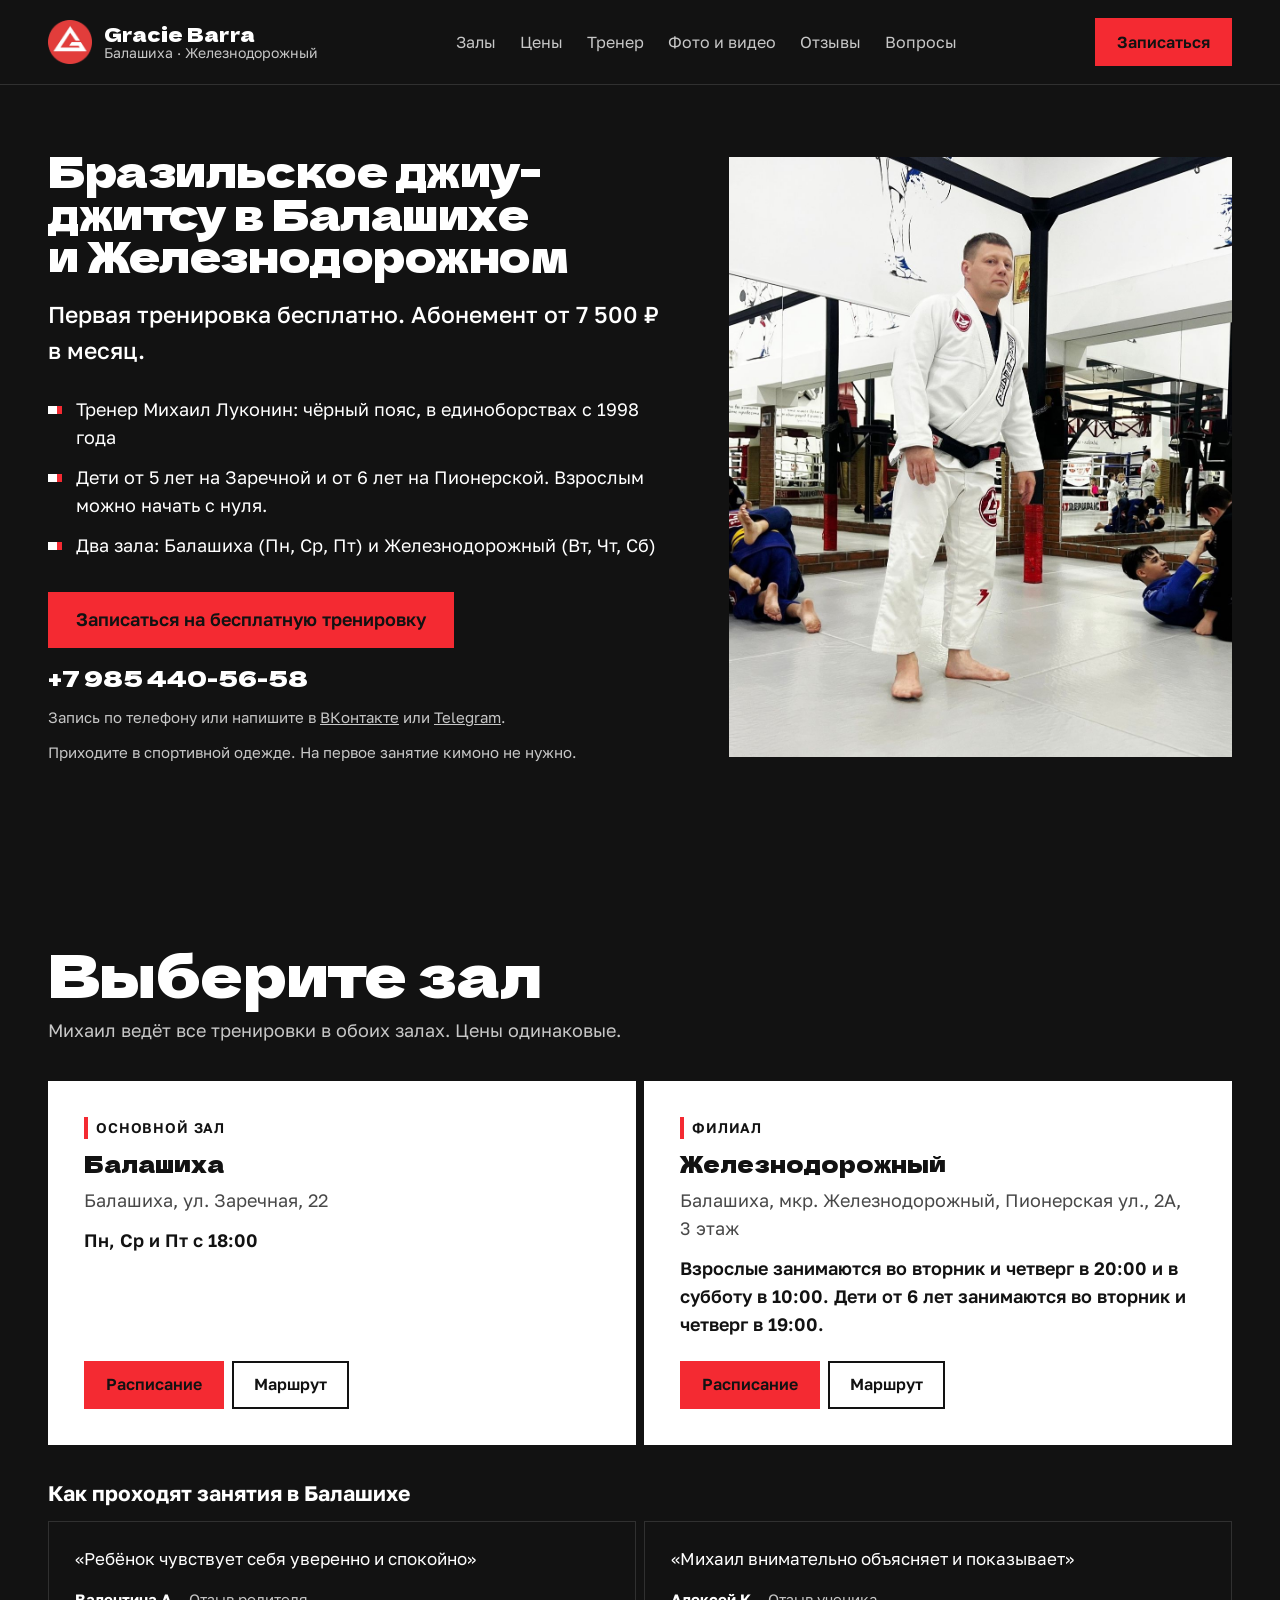
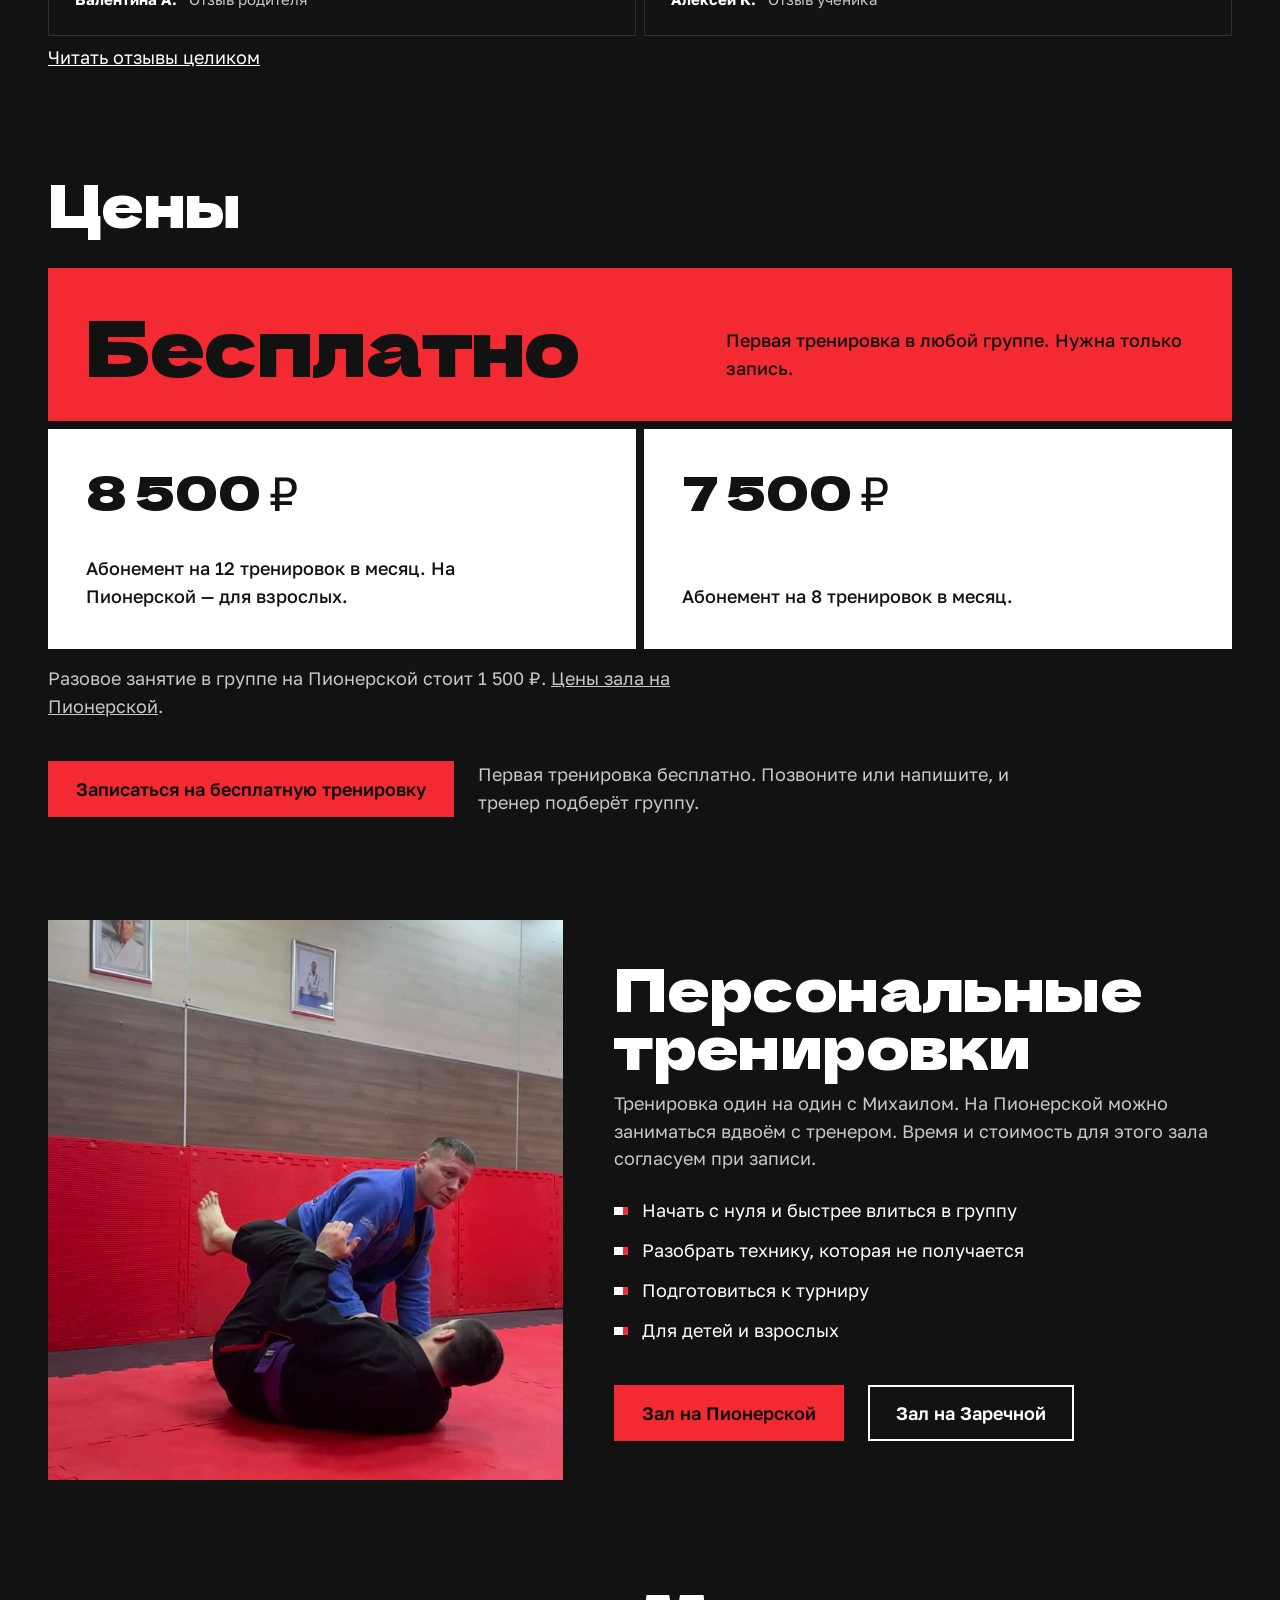
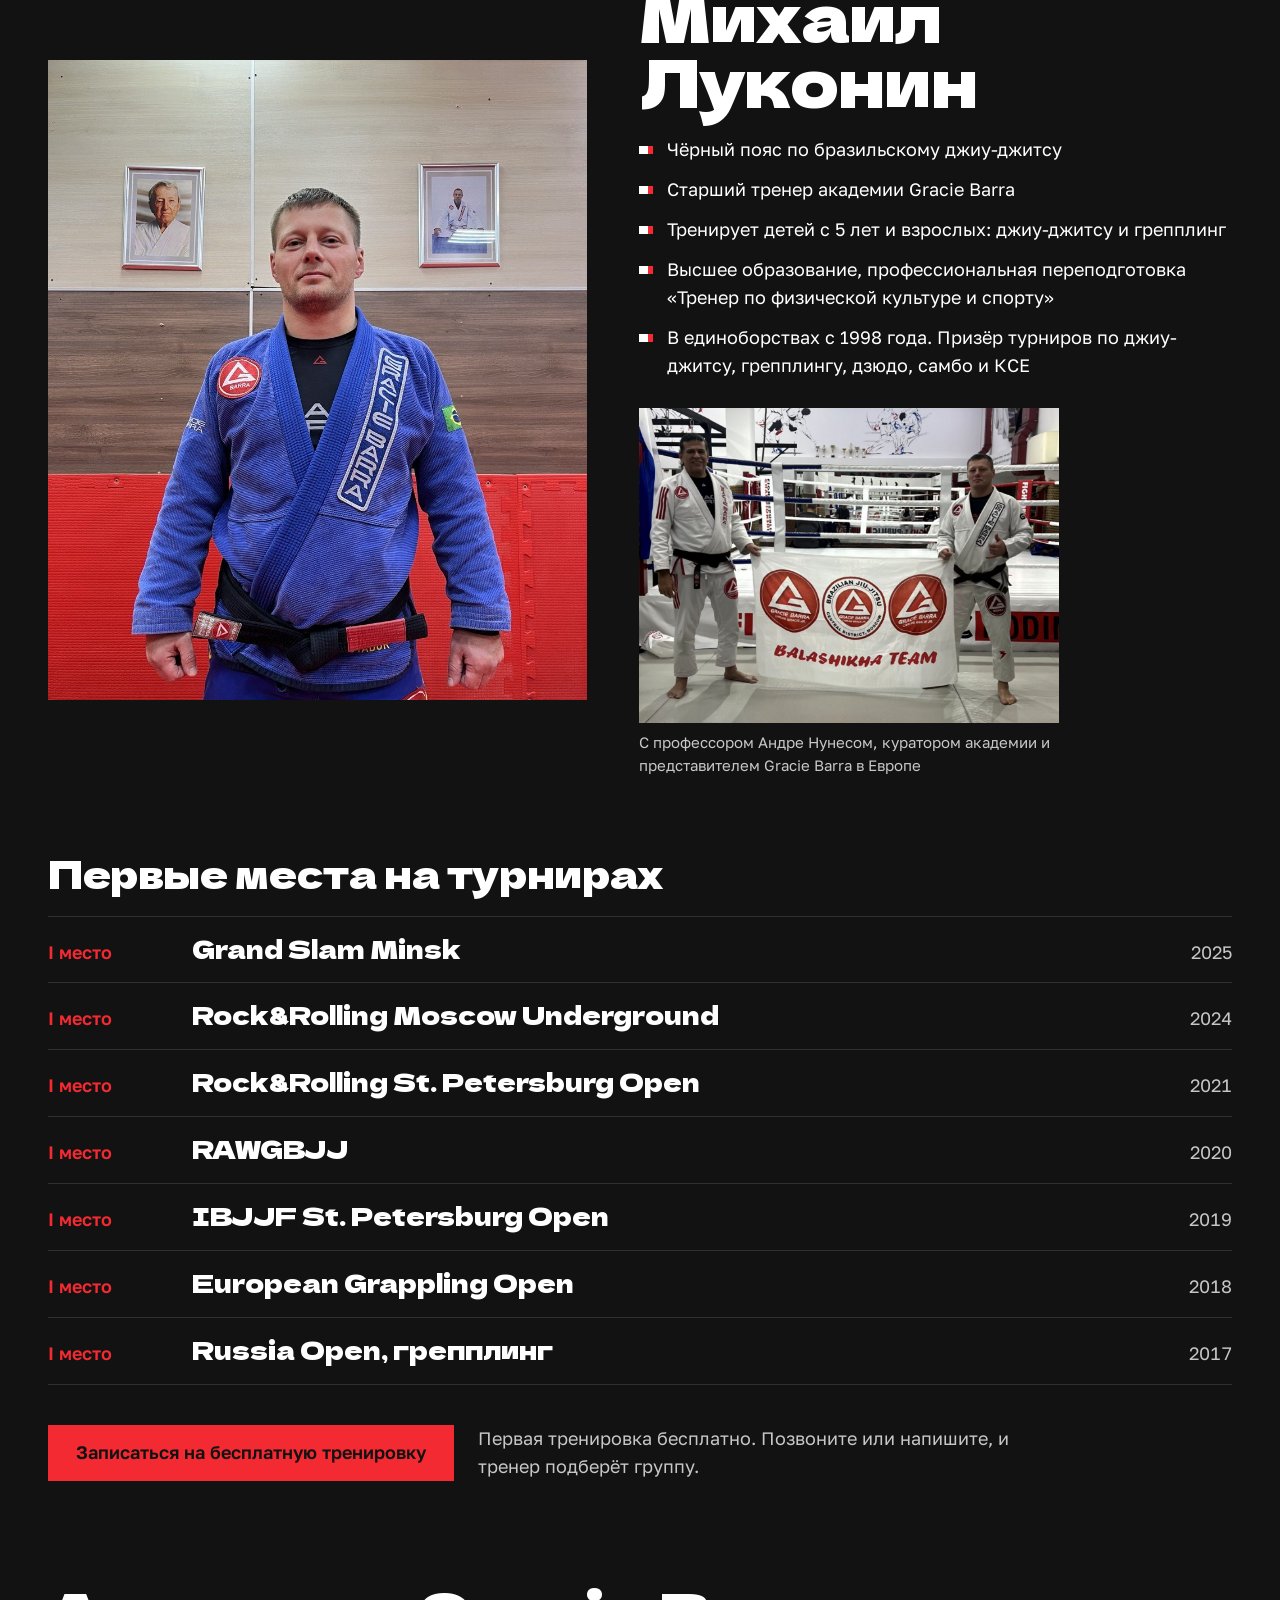
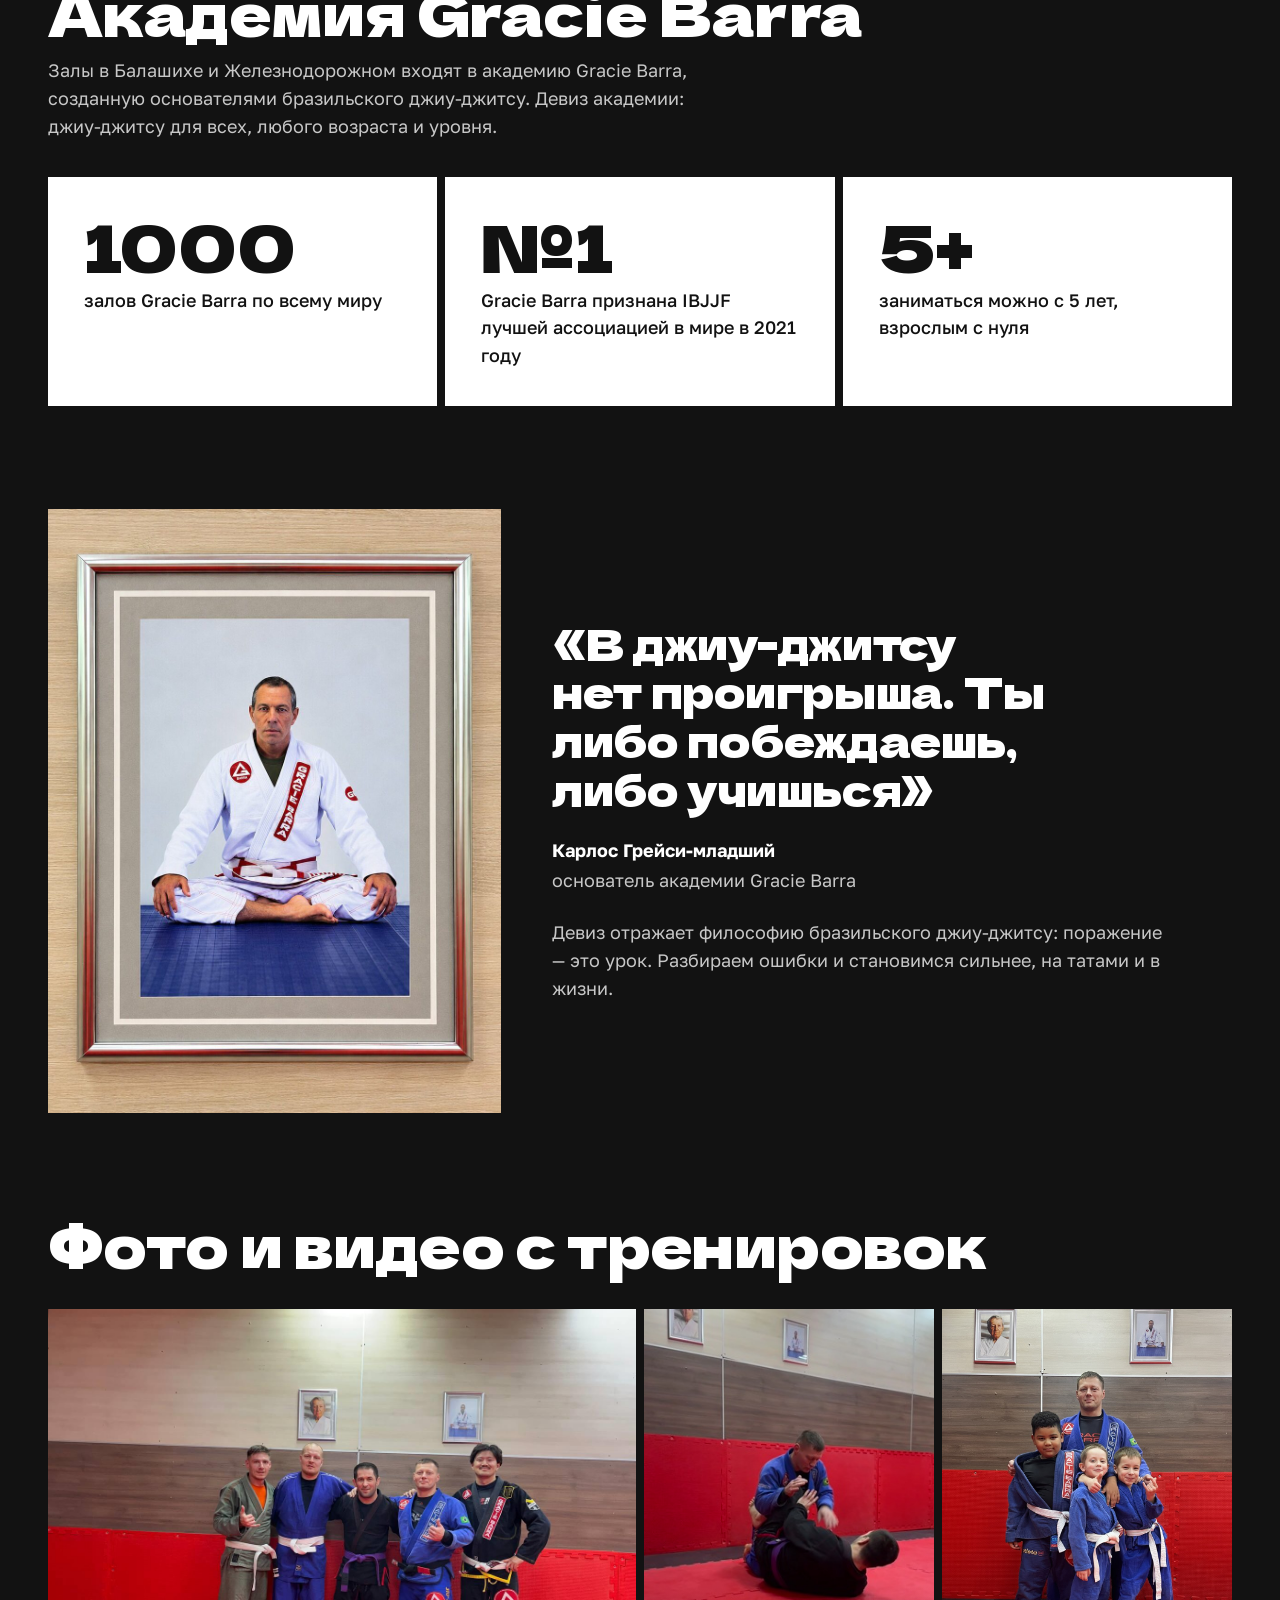
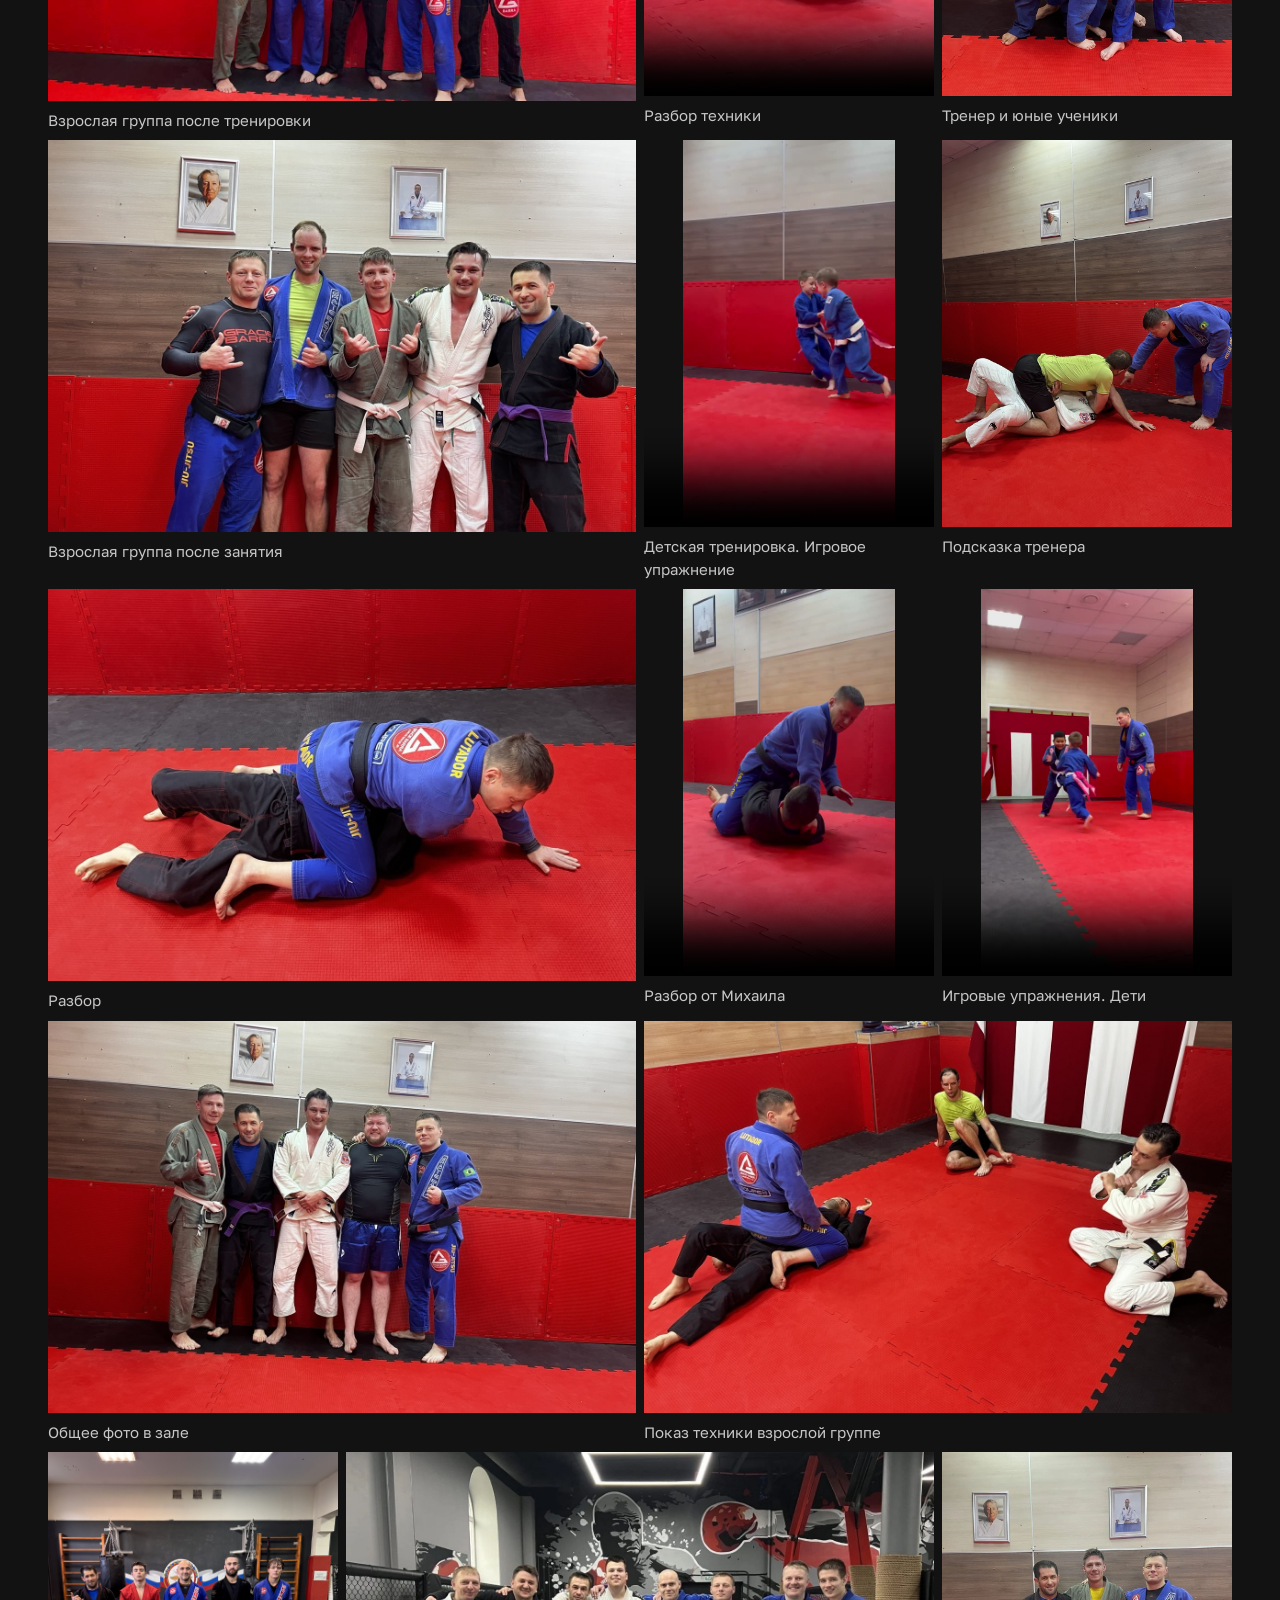
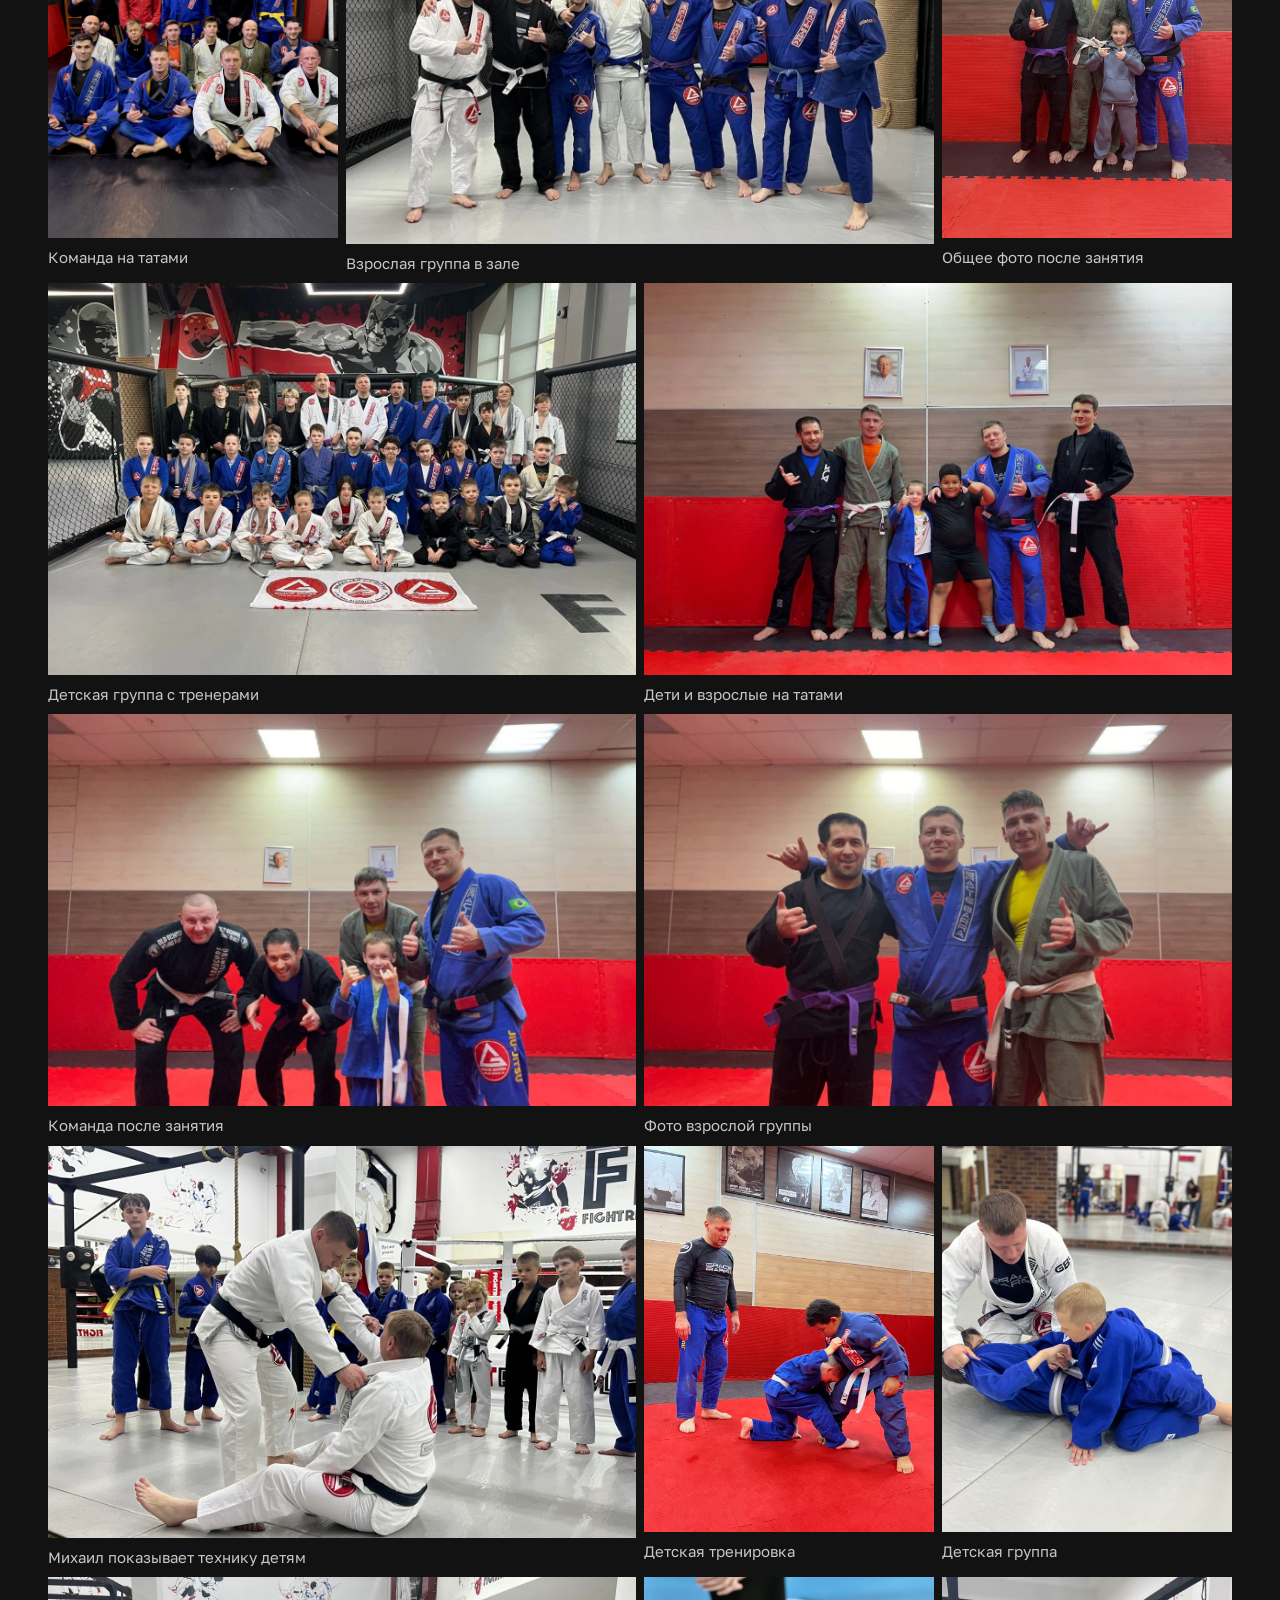
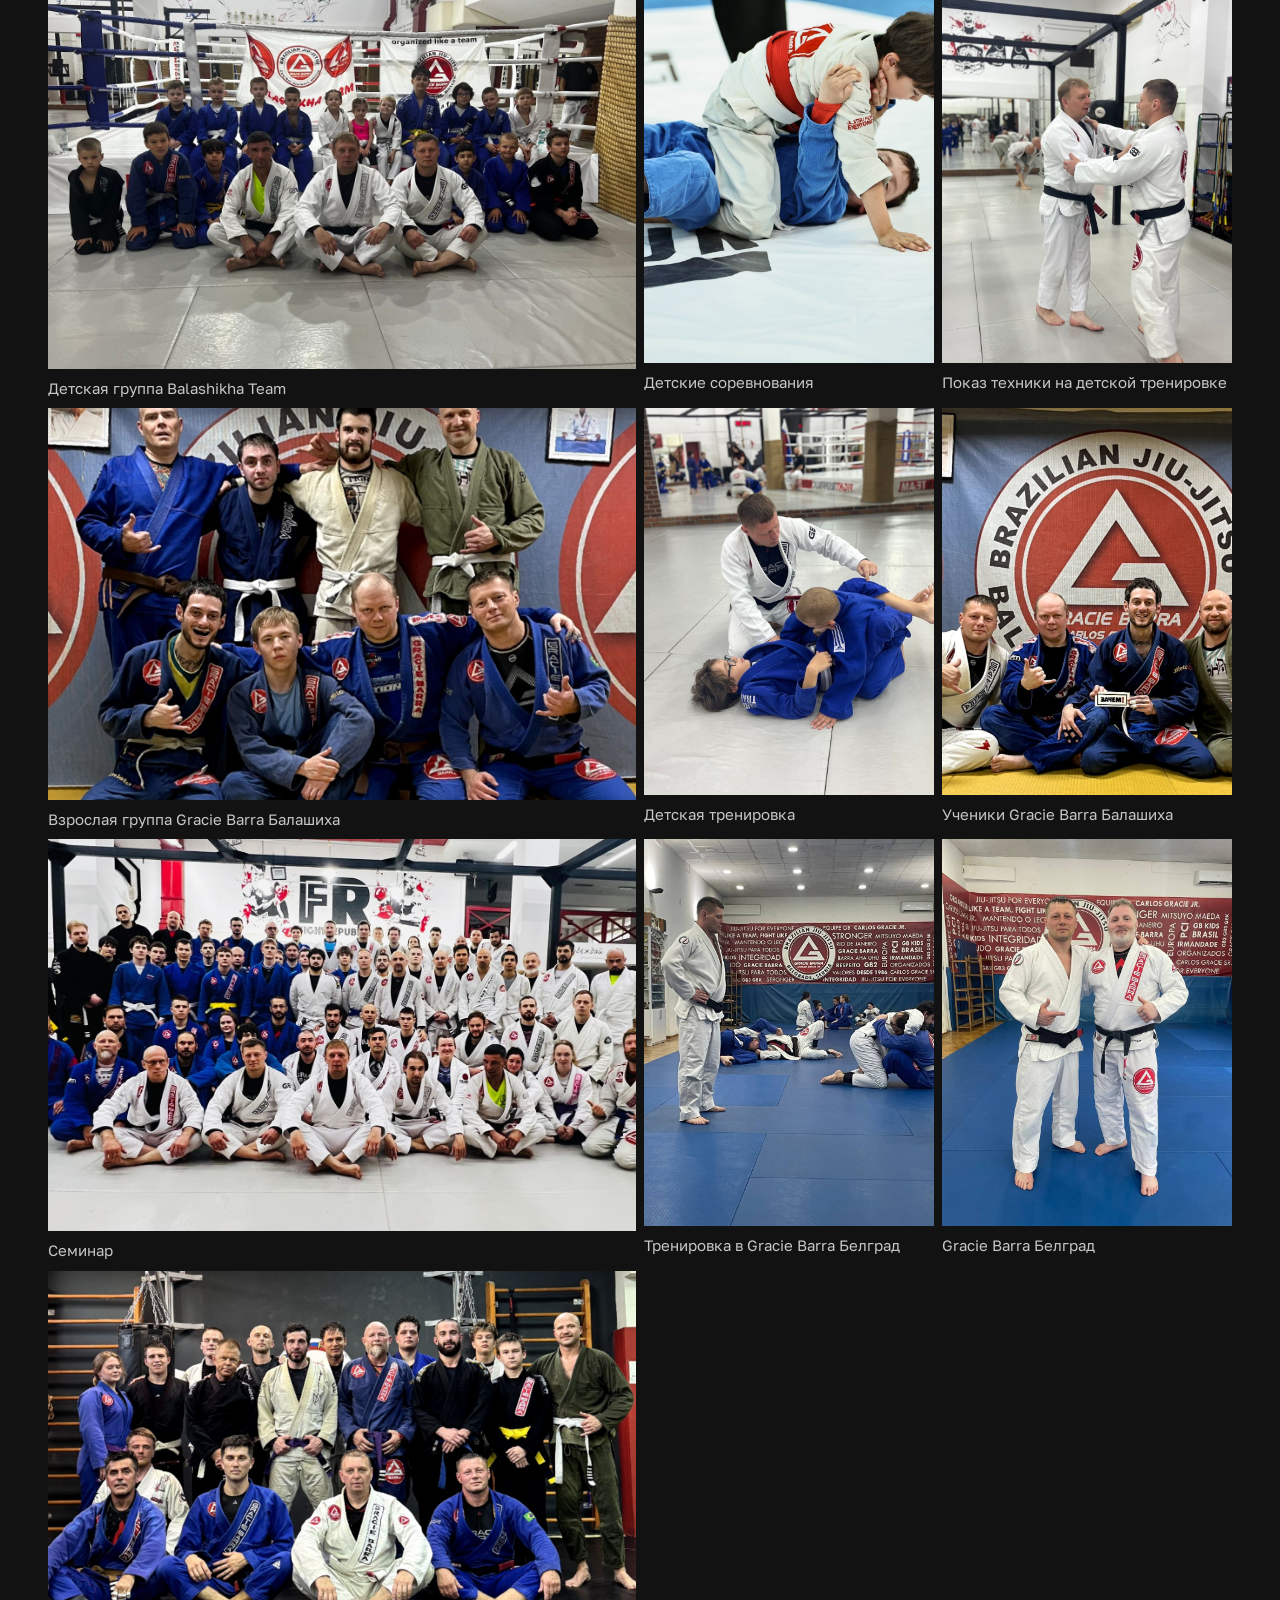
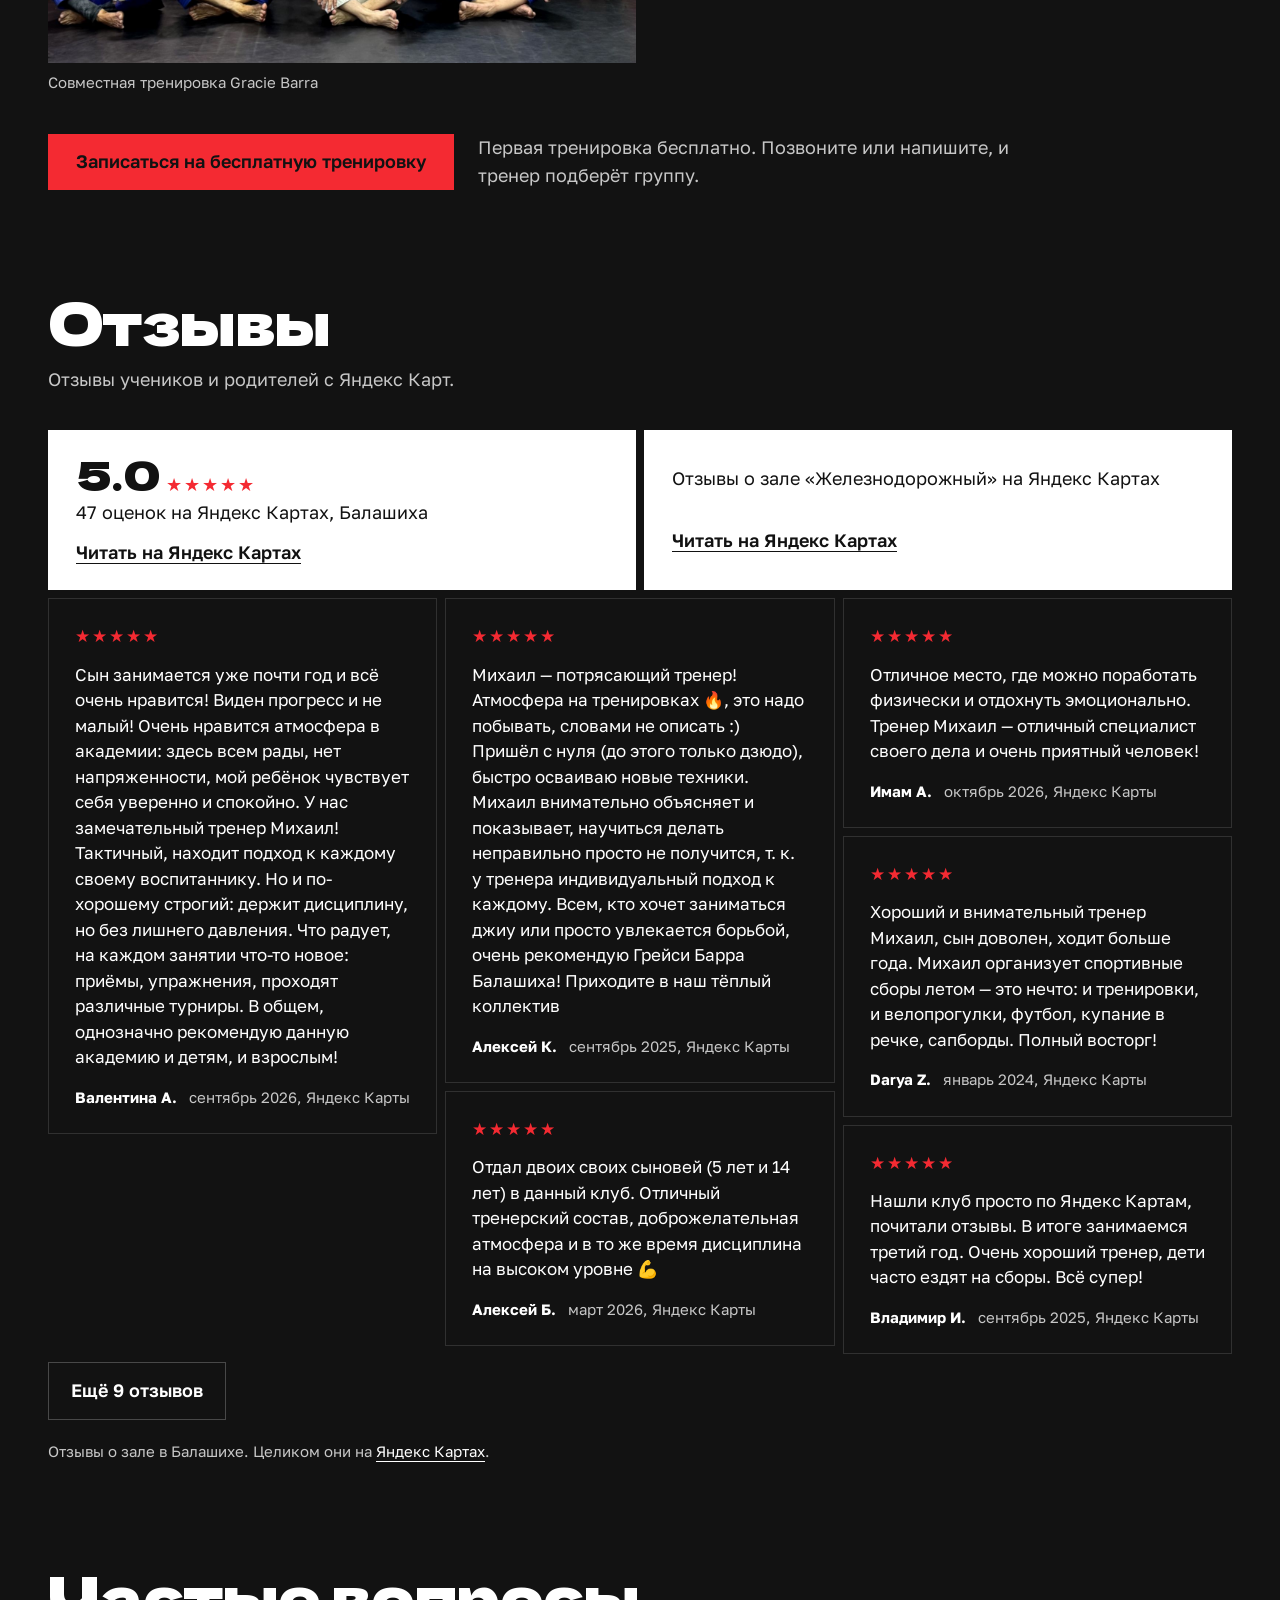
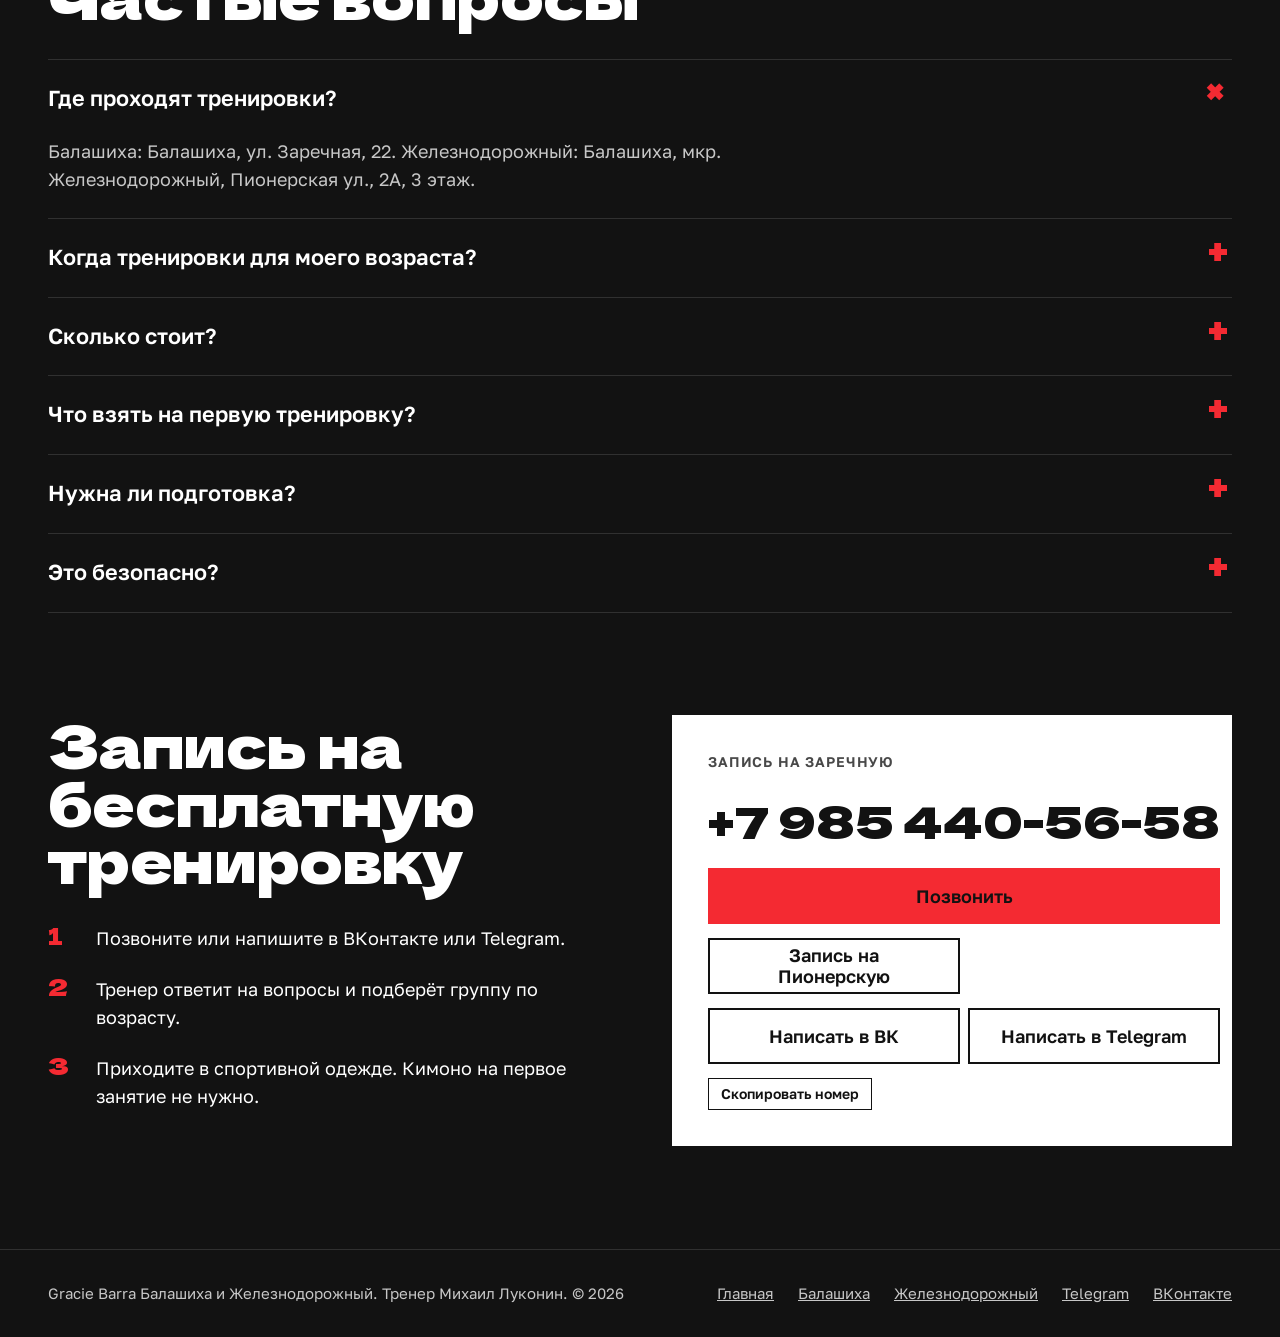
<file: index.html>
<!doctype html>
<html lang="ru">
<head>
<meta charset="utf-8">
<meta name="viewport" content="width=device-width, initial-scale=1, viewport-fit=cover">
<title>Джиу-джитсу в Балашихе и Железнодорожном для детей и взрослых | Gracie Barra</title>
<meta name="description" content="Бразильское джиу-джитсу в Балашихе и Железнодорожном. Тренер Михаил Луконин, чёрный пояс. Первая тренировка бесплатно, абонемент от 7 500 ₽.">
<link rel="canonical" href="https://emmasmithd1985-png.github.io/gb-balashikha/">
<link rel="icon" type="image/png" href="img/gb-logo-192.png">
<link rel="apple-touch-icon" href="img/gb-logo-192.png">
<meta name="theme-color" content="#121212">
<meta property="og:type" content="website">
<meta property="og:locale" content="ru_RU">
<meta property="og:site_name" content="Gracie Barra Балашиха">
<meta property="og:title" content="Джиу-джитсу в Балашихе и Железнодорожном для детей и взрослых | Gracie Barra">
<meta property="og:description" content="Бразильское джиу-джитсу в Балашихе и Железнодорожном. Тренер Михаил Луконин, чёрный пояс. Первая тренировка бесплатно, абонемент от 7 500 ₽.">
<meta property="og:url" content="https://emmasmithd1985-png.github.io/gb-balashikha/">
<meta property="og:image" content="https://emmasmithd1985-png.github.io/gb-balashikha/img/og.jpg">
<meta property="og:image:width" content="1200">
<meta property="og:image:height" content="630">
<meta name="twitter:card" content="summary_large_image">
<link rel="stylesheet" href="https://fonts.googleapis.com/css2?family=Dela+Gothic+One&amp;family=Golos+Text:wght@400;500;600&amp;display=swap">
<link rel="stylesheet" href="styles.css?v=3">
<script type="application/ld+json">[{"@context": "https://schema.org", "@type": "SportsActivityLocation", "name": "Gracie Barra Балашиха", "description": "Бразильское джиу-джитсу и грепплинг для детей с 5 лет и взрослых. Тренер Михаил Луконин, чёрный пояс.", "url": "https://emmasmithd1985-png.github.io/gb-balashikha/balashikha.html", "telephone": "+79854405658", "address": {"@type": "PostalAddress", "streetAddress": "Балашиха, ул. Заречная, 22", "addressCountry": "RU"}, "image": "https://emmasmithd1985-png.github.io/gb-balashikha/img/og.jpg", "sameAs": ["https://vk.ru/gbbalashikha", "https://t.me/Mlgbbalashikha", "https://yandex.ru/maps/-/CXuMbTJn"]}, {"@context": "https://schema.org", "@type": "SportsActivityLocation", "name": "Gracie Barra Железнодорожный", "description": "Бразильское джиу-джитсу и грепплинг для детей от 6 лет и взрослых. Тренер Михаил Луконин, чёрный пояс.", "url": "https://emmasmithd1985-png.github.io/gb-balashikha/zheleznodorozhny.html", "telephone": "+79035431040", "address": {"@type": "PostalAddress", "streetAddress": "Балашиха, мкр. Железнодорожный, Пионерская ул., 2А, 3 этаж", "addressCountry": "RU"}, "image": "https://emmasmithd1985-png.github.io/gb-balashikha/img/og.jpg", "sameAs": ["https://vk.ru/gbbalashikha", "https://t.me/Mlgbbalashikha", "https://yandex.ru/maps/-/CXuMbX5t"]}]</script>
</head>
<body>
<header class="site-header">
  <div class="wrap header-row">
    <a class="brand" href="index.html" aria-label="Gracie Barra, на главную">
      <img class="brand-logo" src="img/gb-logo-192.png" alt="" width="44" height="44">
      <span class="brand-text"><span class="brand-name">Gracie Barra</span><span class="brand-place">Балашиха · Железнодорожный</span></span>
    </a>
    <nav class="site-nav" aria-label="Разделы"><a href="#halls">Залы</a><a href="#prices">Цены</a><a href="#coach">Тренер</a><a href="#photos">Фото и видео</a><a href="#reviews">Отзывы</a><a href="#faq">Вопросы</a></nav>
    <a class="btn btn-cta btn-small" href="#signup">Записаться</a>
  </div>
</header>
<section class="hero" id="top">
  <div class="wrap hero-grid">
    <div>
      <h1 class="display hero-title">Бразильское джиу-джитсу в Балашихе и Железнодорожном</h1>
      <p class="hero-lead">Первая тренировка бесплатно. Абонемент от 7 500 ₽ в месяц.</p>
      <ul class="facts"><li>Тренер Михаил Луконин: чёрный пояс, в единоборствах с 1998 года</li><li>Дети от 5 лет на Заречной и от 6 лет на Пионерской. Взрослым можно начать с нуля.</li><li>Два зала: Балашиха (Пн, Ср, Пт) и Железнодорожный (Вт, Чт, Сб)</li></ul>
      <div class="hero-actions">
        <a class="btn btn-cta" href="#signup">Записаться на бесплатную тренировку</a>
        <a class="hero-phone" href="tel:+79854405658">+7 985 440-56-58</a>
      </div>
      <p class="hero-note">Запись по телефону или напишите в <a href="https://vk.me/gbbalashikha">ВКонтакте</a> или <a href="https://t.me/Mlgbbalashikha">Telegram</a>.</p>
      <p class="hero-note">Приходите в спортивной одежде. На первое занятие кимоно не нужно.</p>
    </div>
    <figure class="hero-photo"><img src="img/coach-with-kids.jpg" alt="Михаил Луконин в белом кимоно и чёрном поясе на детской тренировке" width="960" height="1200" style="object-position: 45% 30%"></figure>
  </div>
</section>
<section class="section" id="halls">
  <div class="wrap">
    <div class="head"><div><h2 class="display section-title">Выберите зал</h2>
      <p class="section-lead">Михаил ведёт все тренировки в обоих залах. Цены одинаковые.</p></div></div>
    <div class="halls"><article class="hall">
        <span class="hall-tag">Основной зал</span>
        <h3>Балашиха</h3>
        <p>Балашиха, ул. Заречная, 22</p>
        <p class="days">Пн, Ср и Пт с 18:00</p>
        <div class="row"><a class="btn btn-cta btn-small" href="balashikha.html#schedule">Расписание</a><a class="btn btn-quiet btn-small" href="https://yandex.ru/maps/-/CXuMbTJn">Маршрут</a></div>
      </article><article class="hall">
        <span class="hall-tag">Филиал</span>
        <h3>Железнодорожный</h3>
        <p>Балашиха, мкр. Железнодорожный, Пионерская ул., 2А, 3 этаж</p>
        <p class="days">Взрослые занимаются во вторник и четверг в 20:00 и в субботу в 10:00. Дети от 6 лет занимаются во вторник и четверг в 19:00.</p>
        <div class="row"><a class="btn btn-cta btn-small" href="zheleznodorozhny.html#schedule">Расписание</a><a class="btn btn-quiet btn-small" href="https://yandex.ru/maps/-/CXuMbX5t">Маршрут</a></div>
      </article></div>
    <div class="reviews-preview">
      <h3>Как проходят занятия в Балашихе</h3>
      <div class="reviews-preview-grid">
        <figure class="review">
          <blockquote>«Ребёнок чувствует себя уверенно и спокойно»</blockquote>
          <figcaption><b>Валентина А.</b><span>Отзыв родителя</span></figcaption>
        </figure>
        <figure class="review">
          <blockquote>«Михаил внимательно объясняет и показывает»</blockquote>
          <figcaption><b>Алексей К.</b><span>Отзыв ученика</span></figcaption>
        </figure>
      </div>
      <a href="#reviews">Читать отзывы целиком</a>
    </div>
  </div>
</section>
<section class="section" id="prices">
  <div class="wrap">
    <div class="head"><div><h2 class="display section-title">Цены</h2></div></div>
    <div class="prices"><div class="price price-free"><p class="display price-value">Бесплатно</p><p class="price-note">Первая тренировка в любой группе. Нужна только запись.</p></div><div class="price"><p class="display price-value">8 500 ₽</p><p class="price-note">Абонемент на 12 тренировок в месяц. На Пионерской — для взрослых.</p></div><div class="price"><p class="display price-value">7 500 ₽</p><p class="price-note">Абонемент на 8 тренировок в месяц.</p></div></div>
    <p class="section-lead">Разовое занятие в группе на Пионерской стоит 1 500 ₽. <a href="zheleznodorozhny.html#prices">Цены зала на Пионерской</a>.</p>
    <div class="cta-row"><a class="btn btn-cta" href="#signup">Записаться на бесплатную тренировку</a><p>Первая тренировка бесплатно. Позвоните или напишите, и тренер подберёт группу.</p></div>
  </div>
</section>
<section class="section" id="personal">
  <div class="wrap personal">
    <video class="personal-photo" src="video/hero-roll.mp4" poster="img/hero-poster.jpg" autoplay muted loop playsinline preload="metadata" aria-label="Михаил на тренировке"></video>
    <div>
      <h2 class="display section-title">Персональные тренировки</h2>
      <p class="section-lead">Тренировка один на один с Михаилом. На Пионерской можно заниматься вдвоём с тренером. Время и стоимость для этого зала согласуем при записи.</p>
      <ul class="facts personal-list">
        <li>Начать с нуля и быстрее влиться в группу</li>
        <li>Разобрать технику, которая не получается</li>
        <li>Подготовиться к турниру</li>
        <li>Для детей и взрослых</li>
      </ul>
      <div class="cta-row"><a class="btn btn-cta" href="zheleznodorozhny.html#personal">Зал на Пионерской</a><a class="btn btn-quiet" href="balashikha.html#personal">Зал на Заречной</a></div>
    </div>
  </div>
</section>
<section class="section" id="coach">
  <div class="wrap coach">
    <img class="coach-photo" src="img/coach-mikhail.jpg" alt="Михаил Луконин в синем кимоно" loading="lazy" width="960" height="1200">
    <div>
      <h2 class="display coach-name">Михаил<br>Луконин</h2>
      <ul class="facts coach-list">
        <li>Чёрный пояс по бразильскому джиу-джитсу</li>
        <li>Старший тренер академии Gracie Barra</li>
        <li>Тренирует детей с 5 лет и взрослых: джиу-джитсу и грепплинг</li>
        <li>Высшее образование, профессиональная переподготовка «Тренер по физической культуре и спорту»</li>
        <li>В единоборствах с 1998 года. Призёр турниров по джиу-джитсу, грепплингу, дзюдо, самбо и КСЕ</li>
      </ul>
      <figure class="doc">
        <img src="img/nunes.jpg" alt="Михаил Луконин и профессор Андре Нунес с флагом Balashikha Team" loading="lazy" width="1280" height="1026">
        <figcaption>С профессором Андре Нунесом, куратором академии и представителем Gracie Barra в Европе</figcaption>
      </figure>
    </div>
  </div>
  <div class="wrap">
    <h3 class="display titles-head">Первые места на турнирах</h3>
    <ol class="titles"><li><span class="title-place">I место</span><span class="title-name">Grand Slam Minsk</span><span class="title-year">2025</span></li><li><span class="title-place">I место</span><span class="title-name">Rock&amp;Rolling Moscow Underground</span><span class="title-year">2024</span></li><li><span class="title-place">I место</span><span class="title-name">Rock&amp;Rolling St. Petersburg Open</span><span class="title-year">2021</span></li><li><span class="title-place">I место</span><span class="title-name">RAWGBJJ</span><span class="title-year">2020</span></li><li><span class="title-place">I место</span><span class="title-name">IBJJF St. Petersburg Open</span><span class="title-year">2019</span></li><li><span class="title-place">I место</span><span class="title-name">European Grappling Open</span><span class="title-year">2018</span></li><li><span class="title-place">I место</span><span class="title-name">Russia Open, грепплинг</span><span class="title-year">2017</span></li></ol>
    <div class="cta-row"><a class="btn btn-cta" href="#signup">Записаться на бесплатную тренировку</a><p>Первая тренировка бесплатно. Позвоните или напишите, и тренер подберёт группу.</p></div>
  </div>
</section>
<section class="section" id="gb">
  <div class="wrap">
    <div class="head"><div><h2 class="display section-title">Академия Gracie Barra</h2>
      <p class="section-lead">Залы в Балашихе и Железнодорожном входят в академию Gracie Barra, созданную основателями бразильского джиу-джитсу. Девиз академии: джиу-джитсу для всех, любого возраста и уровня.</p></div></div>
    <div class="gb-facts">
      <div><b>1000</b><span>залов Gracie Barra по всему миру</span></div>
      <div><b>№1</b><span>Gracie Barra признана IBJJF лучшей ассоциацией в мире в 2021 году</span></div>
      <div><b>5+</b><span>заниматься можно с 5 лет, взрослым с нуля</span></div>
    </div>
  </div>
</section>
<section class="section" id="founder">
  <div class="wrap founder">
    <img class="founder-photo" src="img/carlos-gracie-jr.jpg" alt="Портрет Карлоса Грейси-младшего в зале" loading="lazy" width="960" height="1280">
    <figure class="founder-quote">
      <blockquote class="display">«В джиу-джитсу нет проигрыша. Ты либо побеждаешь, либо учишься»</blockquote>
      <figcaption><b>Карлос Грейси-младший</b><span>основатель академии Gracie Barra</span></figcaption>
      <p>Девиз отражает философию бразильского джиу-джитсу: поражение — это урок. Разбираем ошибки и становимся сильнее, на татами и в жизни.</p>
    </figure>
  </div>
</section>
<section class="section" id="photos">
  <div class="wrap">
    <div class="head"><div><h2 class="display section-title">Фото и видео с тренировок</h2></div></div>
    <div class="photos">
      <figure class="wide">
        <img src="img/adults-after-training.jpg" alt="Пять участников взрослой группы в кимоно на татами" width="1280" height="960" loading="lazy">
        <figcaption>Взрослая группа после тренировки</figcaption>
      </figure>
      <figure>
        <video controls playsinline preload="none" poster="img/adult-training-poster.jpg" aria-labelledby="adult-training-caption">
          <source src="video/adult-training.mp4" type="video/mp4">
          <a href="video/adult-training.mp4">Открыть видео тренировки</a>
        </video>
        <figcaption id="adult-training-caption">Разбор техники</figcaption>
      </figure>
      <figure class="wide">
        <img src="img/nov11-adult-group.jpg" alt="Пятеро участников взрослой группы позируют на красных татами" width="1280" height="960" loading="lazy">
        <figcaption>Взрослая группа после занятия</figcaption>
      </figure>
      <figure>
        <img src="img/nov11-kids-with-coach.jpg" alt="Тренер и трое детей в синих кимоно" width="960" height="1280" loading="lazy">
        <figcaption>Тренер и юные ученики</figcaption>
      </figure>
      <figure>
        <video controls playsinline preload="none" poster="img/nov11-kids-partner-drill-poster.jpg" aria-labelledby="nov11-kids-partner-drill-caption">
          <source src="video/nov11-kids-partner-drill.mp4" type="video/mp4">
          <a href="video/nov11-kids-partner-drill.mp4">Открыть видео тренировки</a>
        </video>
        <figcaption id="nov11-kids-partner-drill-caption">Детская тренировка. Игровое упражнение</figcaption>
      </figure>
      <figure class="wide">
        <img src="img/nov11-partner-drill.jpg" alt="Два участника тренируются на красных татами" width="1280" height="960" loading="lazy">
        <figcaption>Разбор</figcaption>
      </figure>
      <figure>
        <img src="img/nov11-coach-feedback.jpg" alt="Тренер помогает паре учеников во время упражнения" width="960" height="1280" loading="lazy">
        <figcaption>Подсказка тренера</figcaption>
      </figure>
      <figure>
        <video controls playsinline preload="none" poster="img/nov11-ground-technique-poster.jpg" aria-labelledby="nov11-ground-technique-caption">
          <source src="video/nov11-ground-technique.mp4" type="video/mp4">
          <a href="video/nov11-ground-technique.mp4">Открыть видео тренировки</a>
        </video>
        <figcaption id="nov11-ground-technique-caption">Разбор от Михаила</figcaption>
      </figure>
      <figure class="wide">
        <img src="img/nov11-group-portrait.jpg" alt="Пятеро участников тренировки стоят на красных татами" width="1280" height="960" loading="lazy">
        <figcaption>Общее фото в зале</figcaption>
      </figure>
      <figure class="wide">
        <img src="img/nov11-technique-demo.jpg" alt="Тренер демонстрирует упражнение на татами, двое учеников наблюдают" width="1280" height="960" loading="lazy">
        <figcaption>Показ техники взрослой группе</figcaption>
      </figure>
      <figure>
        <video controls playsinline preload="none" poster="img/nov11-kids-coached-drill-poster.jpg" aria-labelledby="nov11-kids-coached-drill-caption">
          <source src="video/nov11-kids-coached-drill.mp4" type="video/mp4">
          <a href="video/nov11-kids-coached-drill.mp4">Открыть видео тренировки</a>
        </video>
        <figcaption id="nov11-kids-coached-drill-caption">Игровые упражнения. Дети</figcaption>
      </figure>
      <figure>
        <img src="img/team-on-dark-mats.jpg" alt="Участники Gracie Barra позируют в зале на чёрных татами" width="1200" height="1600" loading="lazy">
        <figcaption>Команда на татами</figcaption>
      </figure>
      <figure class="wide">
        <img src="img/team-adults-september.jpg" alt="Участники в кимоно стоят плечом к плечу на фоне настенной росписи" width="1280" height="916" loading="lazy">
        <figcaption>Взрослая группа в зале</figcaption>
      </figure>
      <figure class="wide">
        <img src="img/team-kids-september.jpg" alt="Дети и тренеры позируют перед флагом Gracie Barra на татами" width="1280" height="960" loading="lazy">
        <figcaption>Детская группа с тренерами</figcaption>
      </figure>
      <figure class="wide">
        <img src="img/team-all-ages.jpg" alt="Двое детей и четверо взрослых позируют на красных татами" width="1280" height="960" loading="lazy">
        <figcaption>Дети и взрослые на татами</figcaption>
      </figure>
      <figure>
        <img src="img/team-young-athlete.jpg" alt="Ребёнок и трое взрослых позируют в зале" width="960" height="1280" loading="lazy">
        <figcaption>Общее фото после занятия</figcaption>
      </figure>
      <figure class="wide">
        <img src="img/team-on-red-mats.jpg" alt="Юный спортсмен в синем кимоно и четверо взрослых на красных татами" width="1280" height="960" loading="lazy">
        <figcaption>Команда после занятия</figcaption>
      </figure>
      <figure class="wide">
        <img src="img/team-training-trio.jpg" alt="Трое участников в кимоно позируют после тренировки" width="1280" height="960" loading="lazy">
        <figcaption>Фото взрослой группы</figcaption>
      </figure>
      <figure class="wide"><img src="img/demo-kids.jpg" alt="Михаил показывает приём на партнёре, дети смотрят" loading="lazy"><figcaption>Михаил показывает технику детям</figcaption></figure><figure><img src="img/kids-red-mats.jpg" alt="Михаил в чёрном рашгарде Gracie Barra занимается с двумя детьми" loading="lazy"><figcaption>Детская тренировка</figcaption></figure><figure><img src="img/coach-kids-1.jpg" alt="Михаил в белом кимоно на детской тренировке" loading="lazy"><figcaption>Детская группа</figcaption></figure><figure class="wide"><img src="img/kids-group-ring.jpg" alt="Детская группа и тренеры с флагом Balashikha Team" loading="lazy"><figcaption>Детская группа Balashikha Team</figcaption></figure><figure><img src="img/kids-match.jpg" alt="Двое детей в кимоно Gracie Barra борются на соревнованиях" loading="lazy"><figcaption>Детские соревнования</figcaption></figure><figure><img src="img/blackbelts-demo.jpg" alt="Два чёрных пояса показывают технику, дети смотрят" loading="lazy"><figcaption>Показ техники на детской тренировке</figcaption></figure><figure class="wide"><img src="img/adults-gb-banner.jpg" alt="Взрослая группа на фоне баннера Gracie Barra" loading="lazy"><figcaption>Взрослая группа Gracie Barra Балашиха</figcaption></figure><figure><img src="img/coach-kids-2.jpg" alt="Михаил объясняет детям технику" loading="lazy"><figcaption>Детская тренировка</figcaption></figure><figure><img src="img/team-balashikha.jpg" alt="Михаил с учениками на фоне баннера Gracie Barra Балашиха" loading="lazy"><figcaption>Ученики Gracie Barra Балашиха</figcaption></figure><figure class="wide"><img src="img/seminar-big.jpg" alt="Большая группа на семинаре в зале" loading="lazy"><figcaption>Семинар</figcaption></figure><figure><img src="img/belgrade-training.jpg" alt="Михаил наблюдает за тренировкой в Gracie Barra Белград" loading="lazy"><figcaption>Тренировка в Gracie Barra Белград</figcaption></figure><figure><img src="img/belgrade-duo.jpg" alt="Михаил с чёрным поясом Gracie Barra на татами в Белграде" loading="lazy"><figcaption>Gracie Barra Белград</figcaption></figure><figure class="wide"><img src="img/group-seminar-dark.jpg" alt="Большая группа Gracie Barra после тренировки" loading="lazy"><figcaption>Совместная тренировка Gracie Barra</figcaption></figure></div>
    <div class="cta-row"><a class="btn btn-cta" href="#signup">Записаться на бесплатную тренировку</a><p>Первая тренировка бесплатно. Позвоните или напишите, и тренер подберёт группу.</p></div>
  </div>
</section>
<section class="section" id="reviews">
  <div class="wrap">
    <div class="head"><div><h2 class="display section-title">Отзывы</h2>
      <p class="section-lead">Отзывы учеников и родителей с Яндекс Карт.</p></div></div>
    <div class="reviews-sum"><div class="review-card"><div><b>5.0</b> <span class="stars" aria-hidden="true">★★★★★</span><br><span>47 оценок на Яндекс Картах, Балашиха</span></div><a href="https://yandex.ru/maps/-/CXuMbTJn">Читать на Яндекс Картах</a></div><div class="review-card"><div><span>Отзывы о зале «Железнодорожный» на Яндекс Картах</span></div><a href="https://yandex.ru/maps/-/CXuMbX5t">Читать на Яндекс Картах</a></div></div>
    <div class="reviews"><figure class="review"><div class="review-stars" aria-label="5 из 5">★★★★★</div><blockquote>Сын занимается уже почти год и всё очень нравится! Виден прогресс и не малый! Очень нравится атмосфера в академии: здесь всем рады, нет напряженности, мой ребёнок чувствует себя уверенно и спокойно. У нас замечательный тренер Михаил! Тактичный, находит подход к каждому своему воспитаннику. Но и по-хорошему строгий: держит дисциплину, но без лишнего давления. Что радует, на каждом занятии что-то новое: приёмы, упражнения, проходят различные турниры. В общем, однозначно рекомендую данную академию и детям, и взрослым!</blockquote><figcaption><b>Валентина А.</b><span>сентябрь 2026, Яндекс Карты</span></figcaption></figure><figure class="review"><div class="review-stars" aria-label="5 из 5">★★★★★</div><blockquote>Михаил — потрясающий тренер! Атмосфера на тренировках 🔥, это надо побывать, словами не описать :) Пришёл с нуля (до этого только дзюдо), быстро осваиваю новые техники. Михаил внимательно объясняет и показывает, научиться делать неправильно просто не получится, т. к. у тренера индивидуальный подход к каждому. Всем, кто хочет заниматься джиу или просто увлекается борьбой, очень рекомендую Грейси Барра Балашиха! Приходите в наш тёплый коллектив</blockquote><figcaption><b>Алексей К.</b><span>сентябрь 2025, Яндекс Карты</span></figcaption></figure><figure class="review"><div class="review-stars" aria-label="5 из 5">★★★★★</div><blockquote>Отдал двоих своих сыновей (5 лет и 14 лет) в данный клуб. Отличный тренерский состав, доброжелательная атмосфера и в то же время дисциплина на высоком уровне 💪</blockquote><figcaption><b>Алексей Б.</b><span>март 2026, Яндекс Карты</span></figcaption></figure><figure class="review"><div class="review-stars" aria-label="5 из 5">★★★★★</div><blockquote>Отличное место, где можно поработать физически и отдохнуть эмоционально. Тренер Михаил — отличный специалист своего дела и очень приятный человек!</blockquote><figcaption><b>Имам А.</b><span>октябрь 2026, Яндекс Карты</span></figcaption></figure><figure class="review"><div class="review-stars" aria-label="5 из 5">★★★★★</div><blockquote>Хороший и внимательный тренер Михаил, сын доволен, ходит больше года. Михаил организует спортивные сборы летом — это нечто: и тренировки, и велопрогулки, футбол, купание в речке, сапборды. Полный восторг!</blockquote><figcaption><b>Darya Z.</b><span>январь 2024, Яндекс Карты</span></figcaption></figure><figure class="review"><div class="review-stars" aria-label="5 из 5">★★★★★</div><blockquote>Нашли клуб просто по Яндекс Картам, почитали отзывы. В итоге занимаемся третий год. Очень хороший тренер, дети часто ездят на сборы. Всё супер!</blockquote><figcaption><b>Владимир И.</b><span>сентябрь 2025, Яндекс Карты</span></figcaption></figure></div>
    <details class="reviews-more"><summary>Ещё 9 отзывов</summary><div class="reviews"><figure class="review"><div class="review-stars" aria-label="5 из 5">★★★★★</div><blockquote>Мой сын ходит на тренировки по БЖЖ с большим удовольствием. Очень нравится подход Михаила к детям: спокойно и понятно объясняет, поддерживает, поправляет…</blockquote><figcaption><b>Елена Б.</b><span>сентябрь 2026, Яндекс Карты</span></figcaption></figure><figure class="review"><div class="review-stars" aria-label="5 из 5">★★★★★</div><blockquote>Этот зал единоборств — самое лучшее место, в которое вы можете пойти заниматься или отдать своего ребёнка. Тренер Михаил самый терпеливый, самый профессиональный и самый добрый человек. Занятия проходят в отличном коллективе, с бешеной энергетикой и просто в кайф. Так что приходите заниматься и обучаться джиу-джитсу)</blockquote><figcaption><b>Данечка</b><span>октябрь 2026, Яндекс Карты</span></figcaption></figure><figure class="review"><div class="review-stars" aria-label="5 из 5">★★★★★</div><blockquote>Мой сын с огромным удовольствием занимается в клубе уже 4 года! Отдельная благодарность тренеру Михаилу Валерьевичу за профессионализм, умение мотивировать детей…</blockquote><figcaption><b>Алексей Б.</b><span>сентябрь 2025, Яндекс Карты</span></figcaption></figure><figure class="review"><div class="review-stars" aria-label="5 из 5">★★★★★</div><blockquote>Сыну очень нравится ходить на эту секцию. Классный тренер! Дружелюбные ребята! Часто принимают участие в соревнованиях, летом командой ездят отдыхать)! Ребёнку нравится, и родители счастливы)!</blockquote><figcaption><b>Татьяна Ч.</b><span>январь 2024, Яндекс Карты</span></figcaption></figure><figure class="review"><div class="review-stars" aria-label="5 из 5">★★★★★</div><blockquote>Сын с удовольствием занимается в клубе 3 года, очень доволен. Тренер Михаил Валерьевич — доброжелательный, опытный наставник. Дети принимают участие в соревнованиях…</blockquote><figcaption><b>Ирина</b><span>январь 2024, Яндекс Карты</span></figcaption></figure><figure class="review"><div class="review-stars" aria-label="5 из 5">★★★★★</div><blockquote>Ходим заниматься уже третий год. Хороший тренер. Дружный коллектив единомышленников. Ребёнок занимается с удовольствием, а это самое главное.</blockquote><figcaption><b>Katerina</b><span>январь 2024, Яндекс Карты</span></figcaption></figure><figure class="review"><div class="review-stars" aria-label="5 из 5">★★★★★</div><blockquote>Замечательные тренировки, братский коллектив. Закаляешься как духовно, так и физически. Одним словом — отдушина. Смело советую</blockquote><figcaption><b>Посетитель</b><span>октябрь 2026, Яндекс Карты</span></figcaption></figure><figure class="review"><div class="review-stars" aria-label="5 из 5">★★★★★</div><blockquote>Самый лучший тренер Михаил, уютная атмосфера и дружная команда, что ещё нужно? :)</blockquote><figcaption><b>Иван Н.</b><span>июль 2023, Яндекс Карты</span></figcaption></figure><figure class="review"><div class="review-stars" aria-label="5 из 5">★★★★★</div><blockquote>Команда, как большая и дружная семья!</blockquote><figcaption><b>Ольга</b><span>январь 2024, Яндекс Карты</span></figcaption></figure></div></details>
    <p class="reviews-src">Отзывы о зале в Балашихе. Целиком они на <a href="https://yandex.ru/maps/-/CXuMbTJn">Яндекс Картах</a>.</p>
  </div>
</section>
<section class="section" id="faq">
  <div class="wrap">
    <div class="head"><div><h2 class="display section-title">Частые вопросы</h2></div></div>
    <div class="faq">
      <details open><summary>Где проходят тренировки?</summary><p>Балашиха: Балашиха, ул. Заречная, 22. Железнодорожный: Балашиха, мкр. Железнодорожный, Пионерская ул., 2А, 3 этаж.</p></details>
      <details><summary>Когда тренировки для моего возраста?</summary><p>На Заречной занятия по понедельникам, средам и пятницам. Дети с 5 лет занимаются в 18:00, дети с 8 лет в 19:00, группа с 14 лет и взрослые в 20:00, взрослые в 21:00. На Пионерской взрослые занимаются во вторник и четверг в 20:00 и в субботу в 10:00. Дети от 6 лет занимаются во вторник и четверг в 19:00.</p></details>
      <details><summary>Сколько стоит?</summary><p>Первая тренировка бесплатно. Абонемент на 8 занятий стоит 7 500 ₽, на 12 — 8 500 ₽. На Пионерской разовое групповое занятие стоит 1 500 ₽, стоимость персонального согласуем при записи. <a href="balashikha.html#prices">Цены зала на Заречной</a>.</p></details>
      <details><summary>Что взять на первую тренировку?</summary><p>Удобную спортивную одежду, воду и шлёпанцы. Кимоно на первое занятие не нужно. Приходите за 10 минут до начала.</p></details>
      <details><summary>Нужна ли подготовка?</summary><p>Нет. Новички начинают с основ, нагрузку тренер подбирает по уровню.</p></details>
      <details><summary>Это безопасно?</summary><p>В джиу-джитсу нет ударов: борьба, контроль и болевые приёмы под присмотром тренера. Сдаться можно в любой момент хлопком по партнёру или ковру.</p></details>
    </div>
  </div>
</section>
<section class="section" id="signup">
  <div class="wrap signup-grid">
    <div>
      <h2 class="display section-title">Запись на бесплатную тренировку</h2>
      <ol class="signup-steps">
        <li>Позвоните или напишите в ВКонтакте или Telegram.</li>
        <li>Тренер ответит на вопросы и подберёт группу по возрасту.</li>
        <li>Приходите в спортивной одежде. Кимоно на первое занятие не нужно.</li>
      </ol>
    </div>
    <div class="contact-card">
      <span class="contact-label">Запись на Заречную</span>
      <a class="contact-phone" href="tel:+79854405658">+7 985 440-56-58</a>
      <a class="btn btn-cta" href="tel:+79854405658">Позвонить</a>
      <div class="contact-row"><a class="btn btn-quiet" href="zheleznodorozhny.html#signup">Запись на Пионерскую</a></div>
      <div class="contact-row">
        <a class="btn btn-quiet" href="https://vk.me/gbbalashikha">Написать в ВК</a>
        <a class="btn btn-quiet" href="https://t.me/Mlgbbalashikha">Написать в Telegram</a>
      </div>
      <button class="copy" type="button" data-copy="+7 985 440-56-58">Скопировать номер</button>
    </div>
  </div>
</section>
<footer class="site-footer">
  <div class="wrap footer-row">
    <span>Gracie Barra Балашиха и Железнодорожный. Тренер Михаил Луконин. © 2026</span>
    <span class="footer-links"><a href="index.html">Главная</a><a href="balashikha.html">Балашиха</a><a href="zheleznodorozhny.html">Железнодорожный</a><a href="https://t.me/Mlgbbalashikha">Telegram</a><a href="https://vk.ru/gbbalashikha">ВКонтакте</a></span>
  </div>
</footer>
<div class="mobile-bar"><a class="btn btn-quiet" href="tel:+79854405658">Позвонить</a><a class="btn btn-cta" href="#signup">Записаться</a></div>
<script src="site.js"></script>
</body>
</html>
</file>
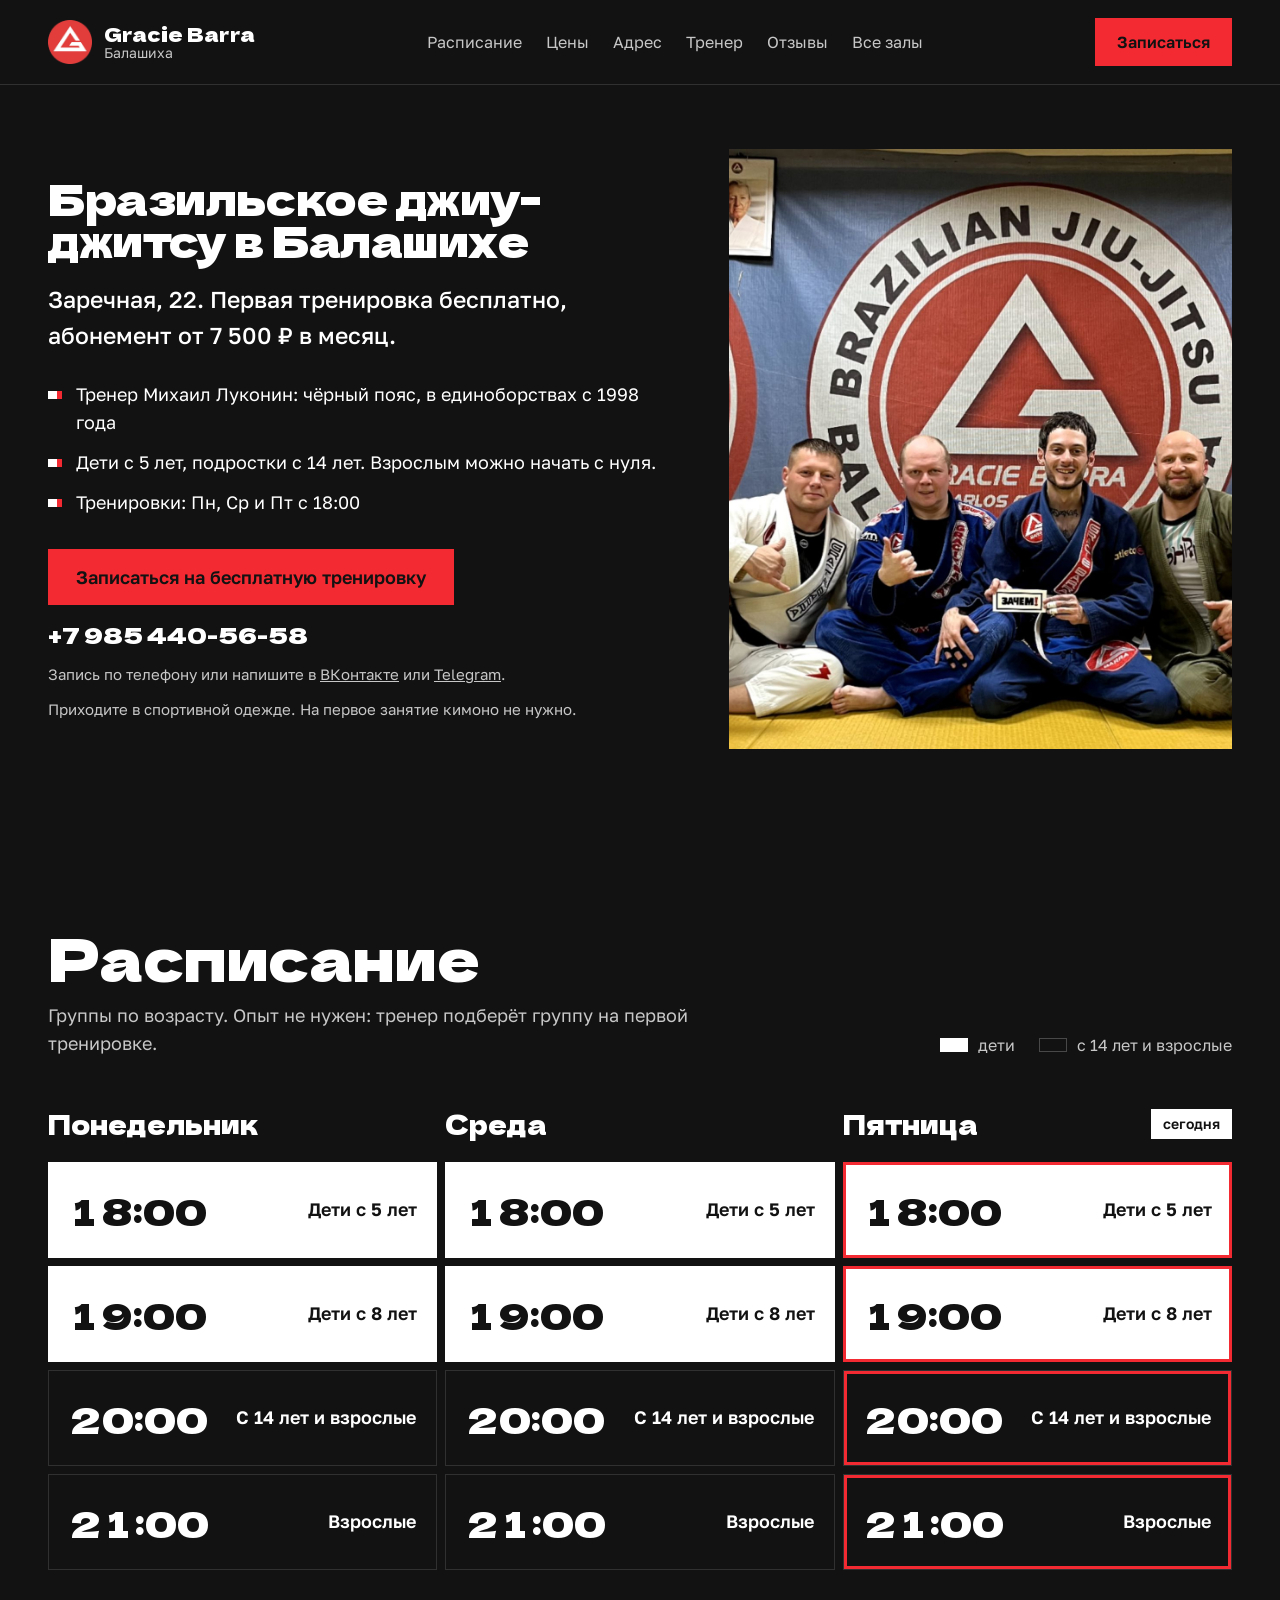
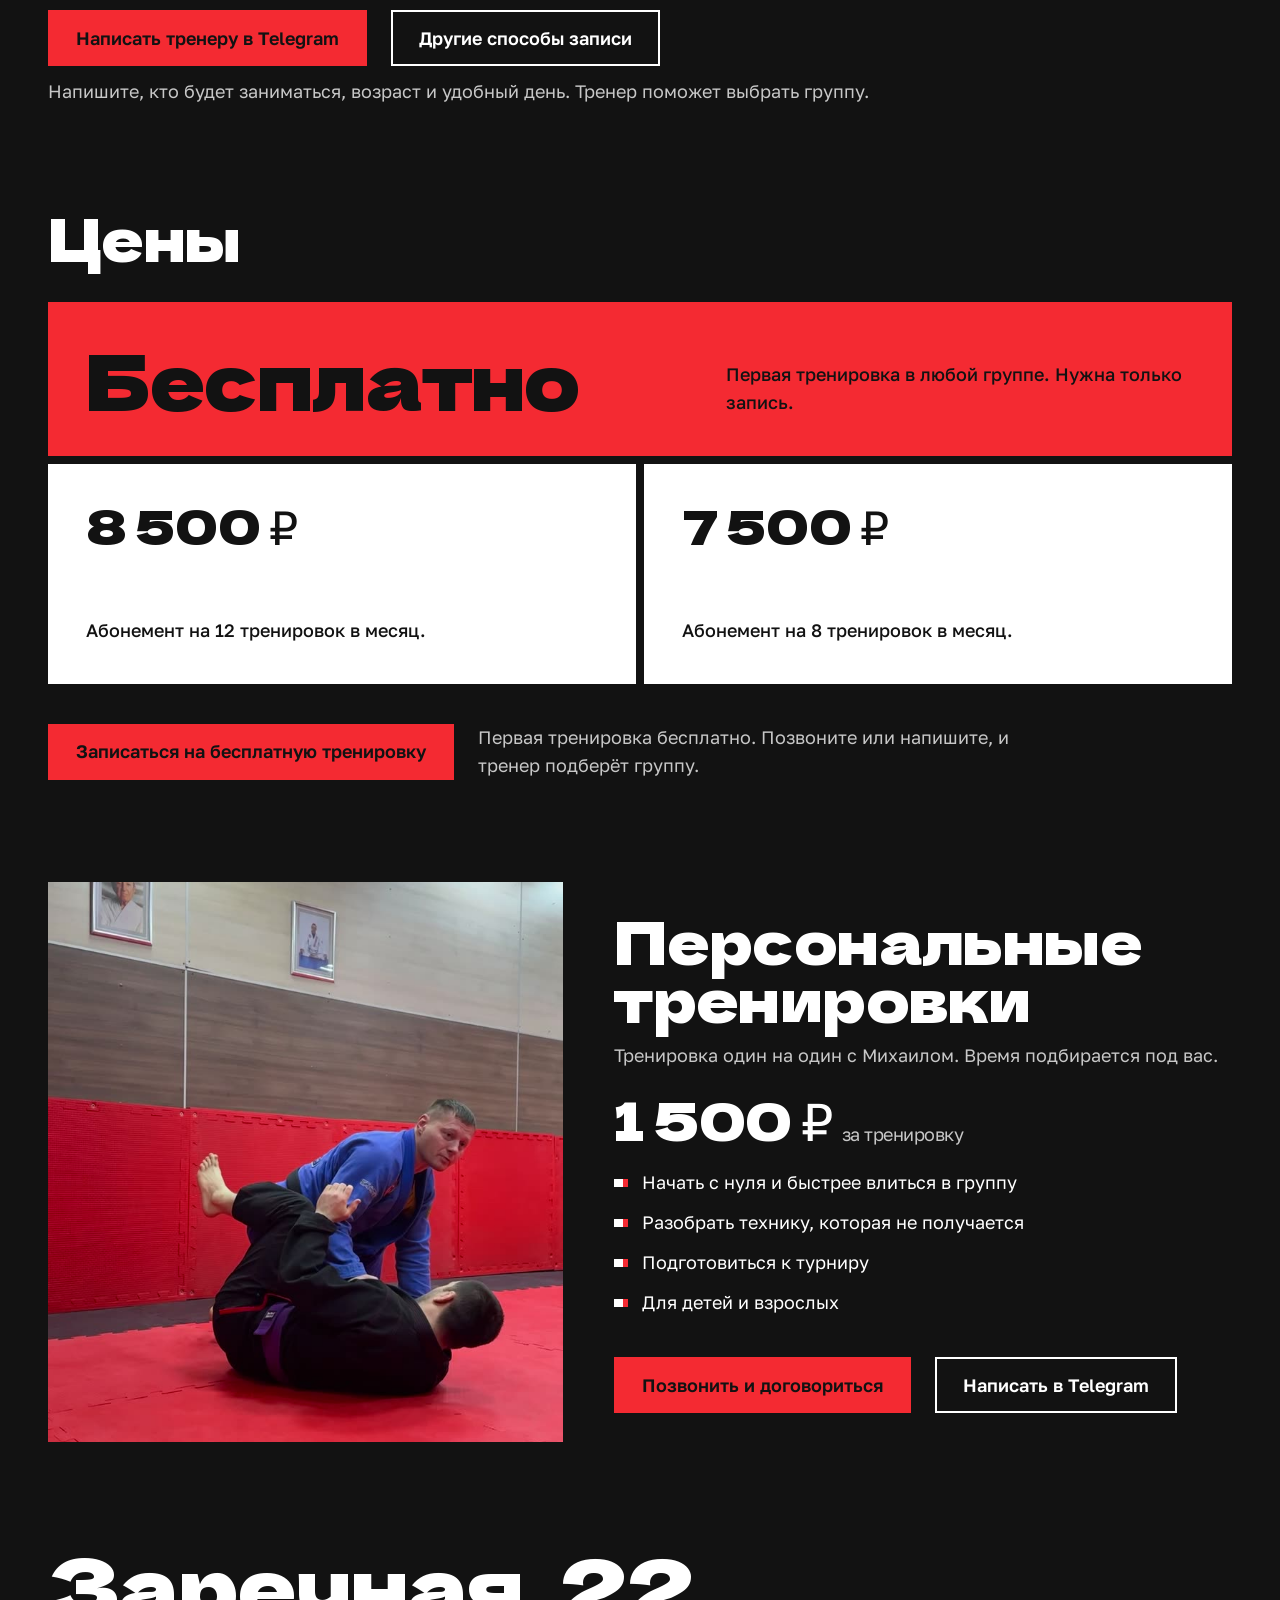
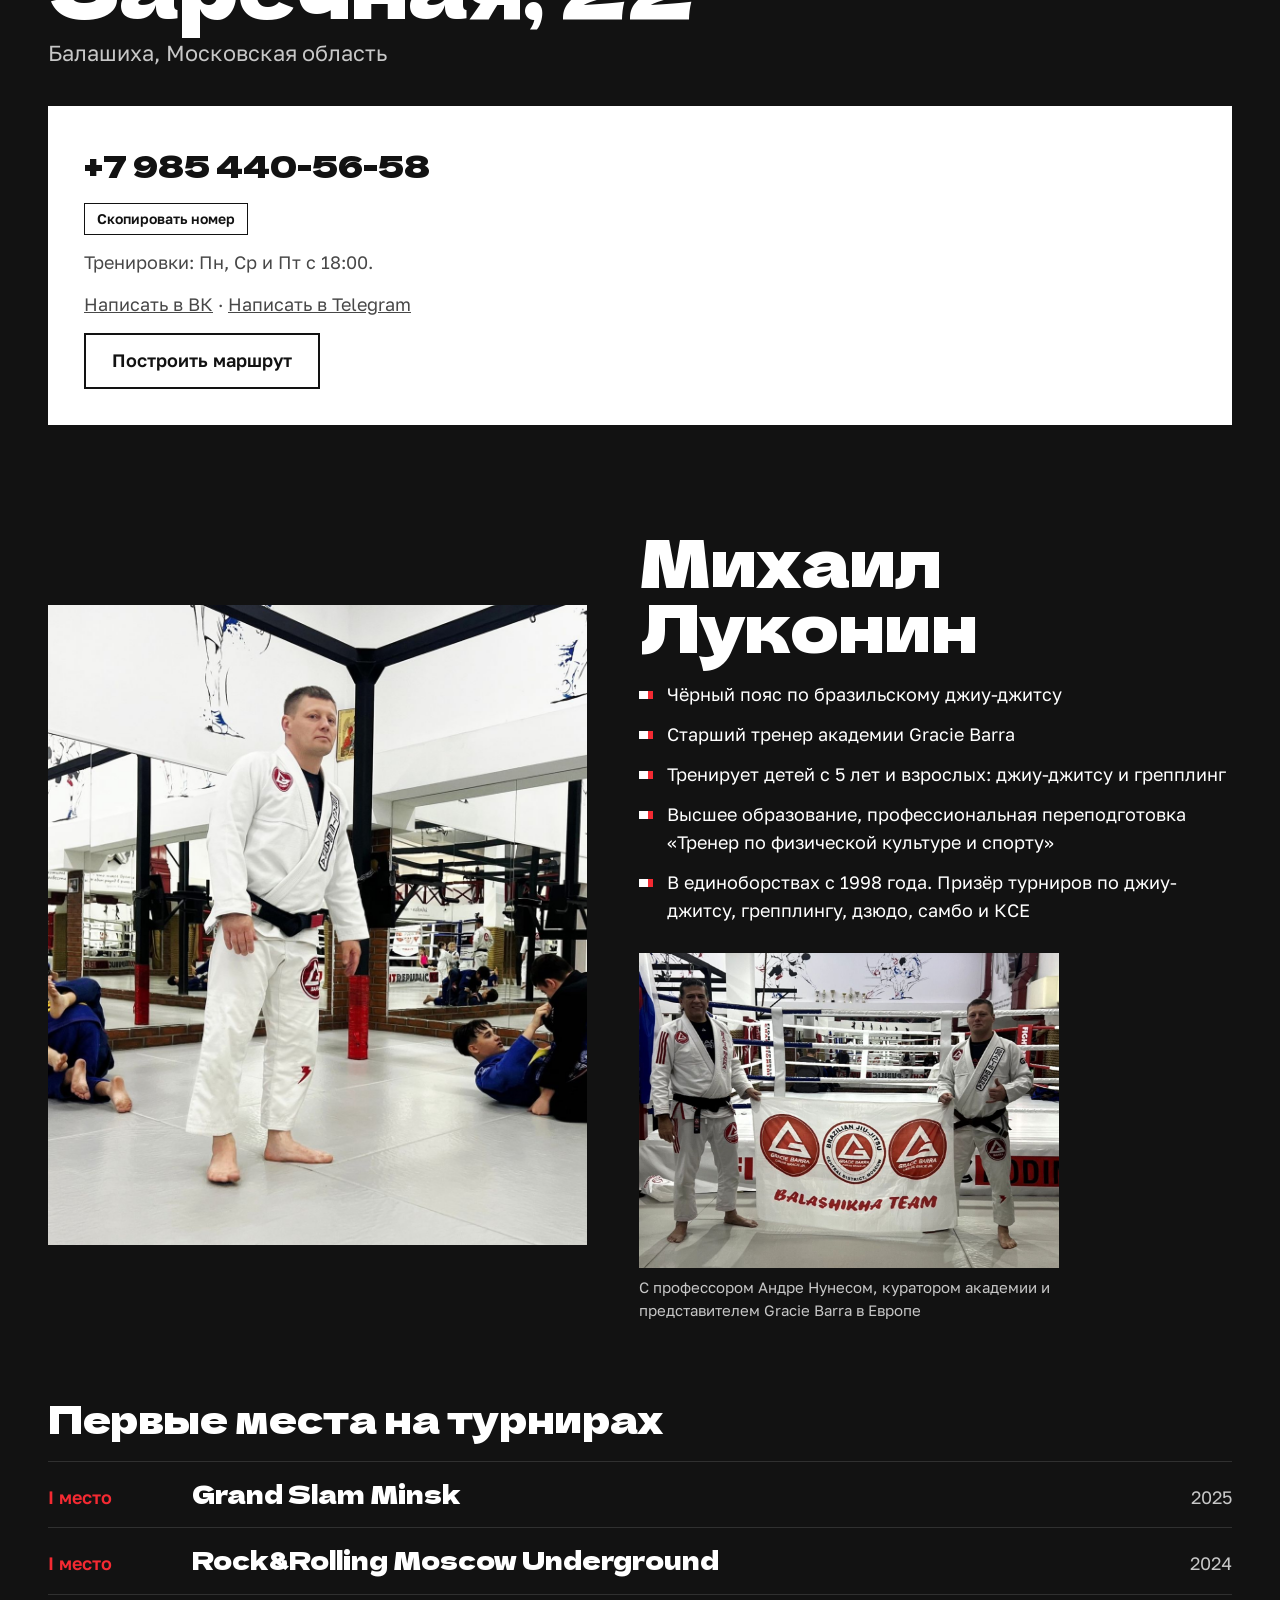
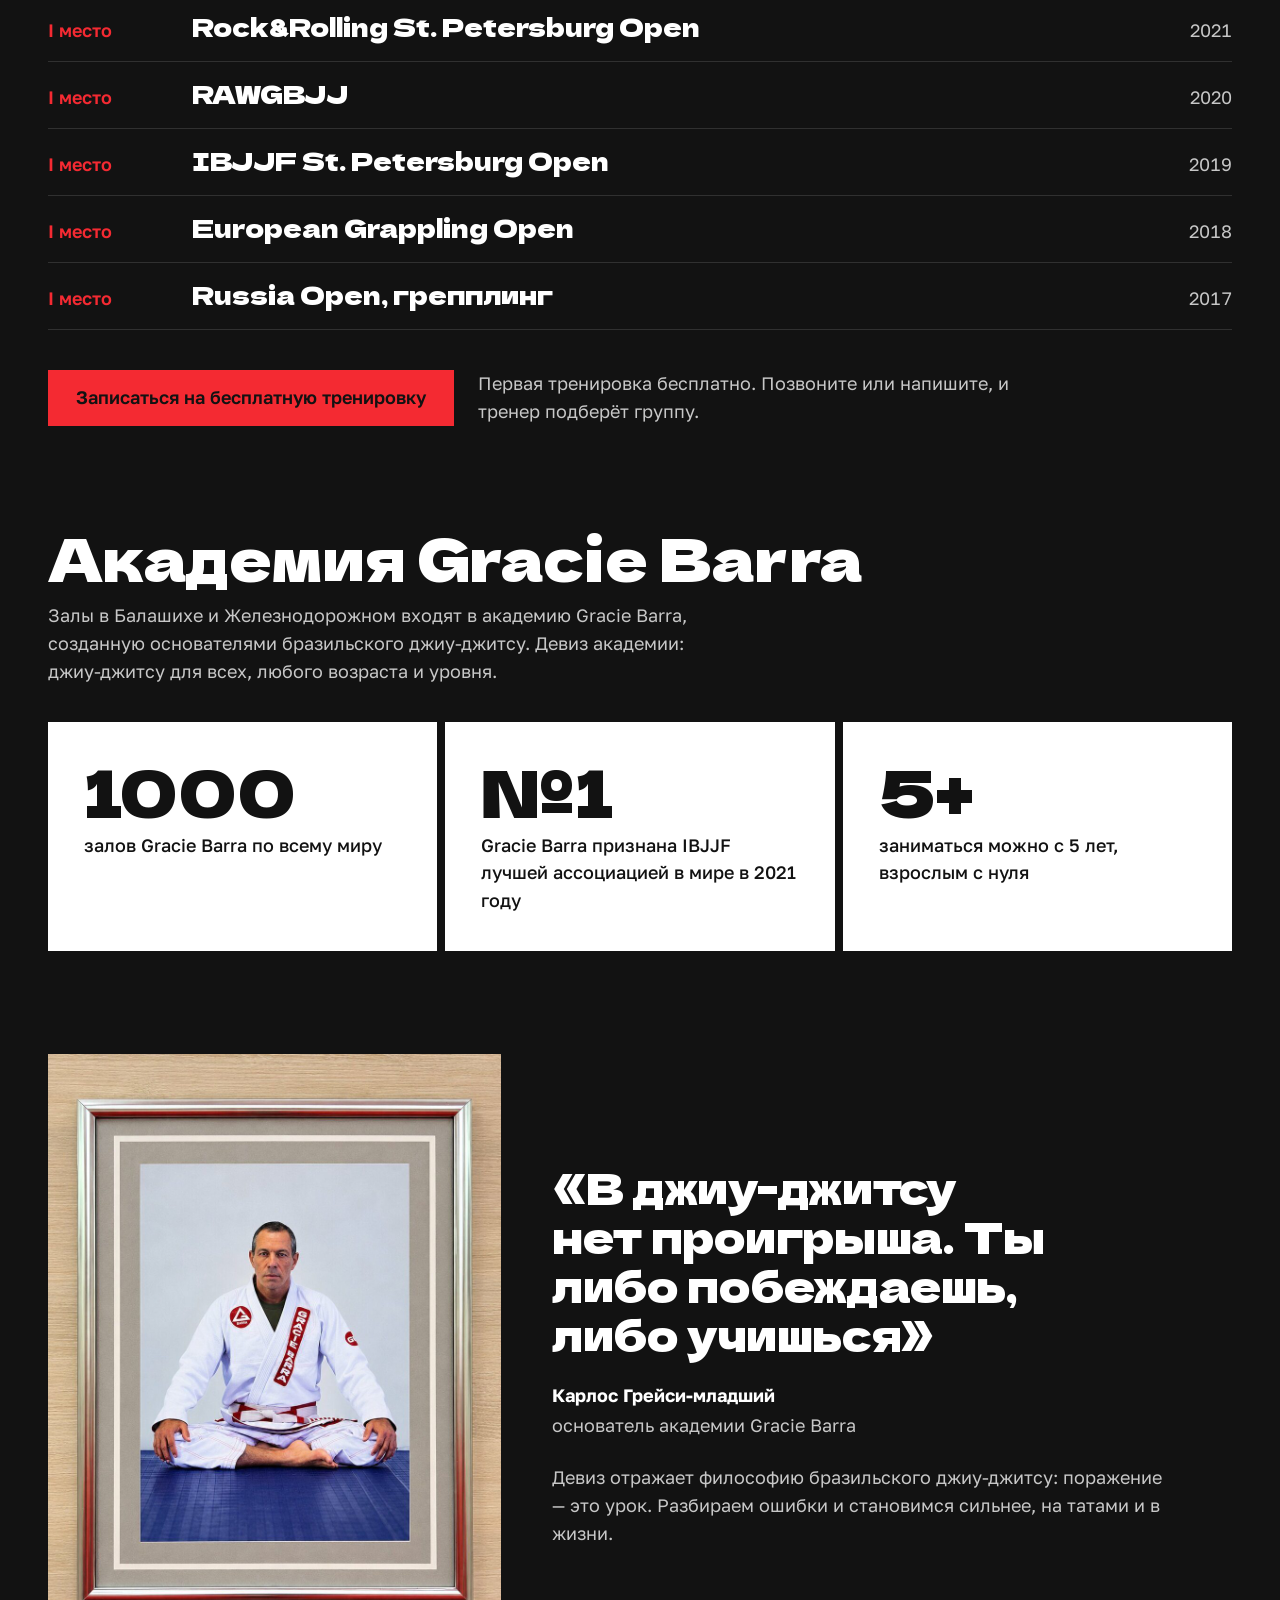
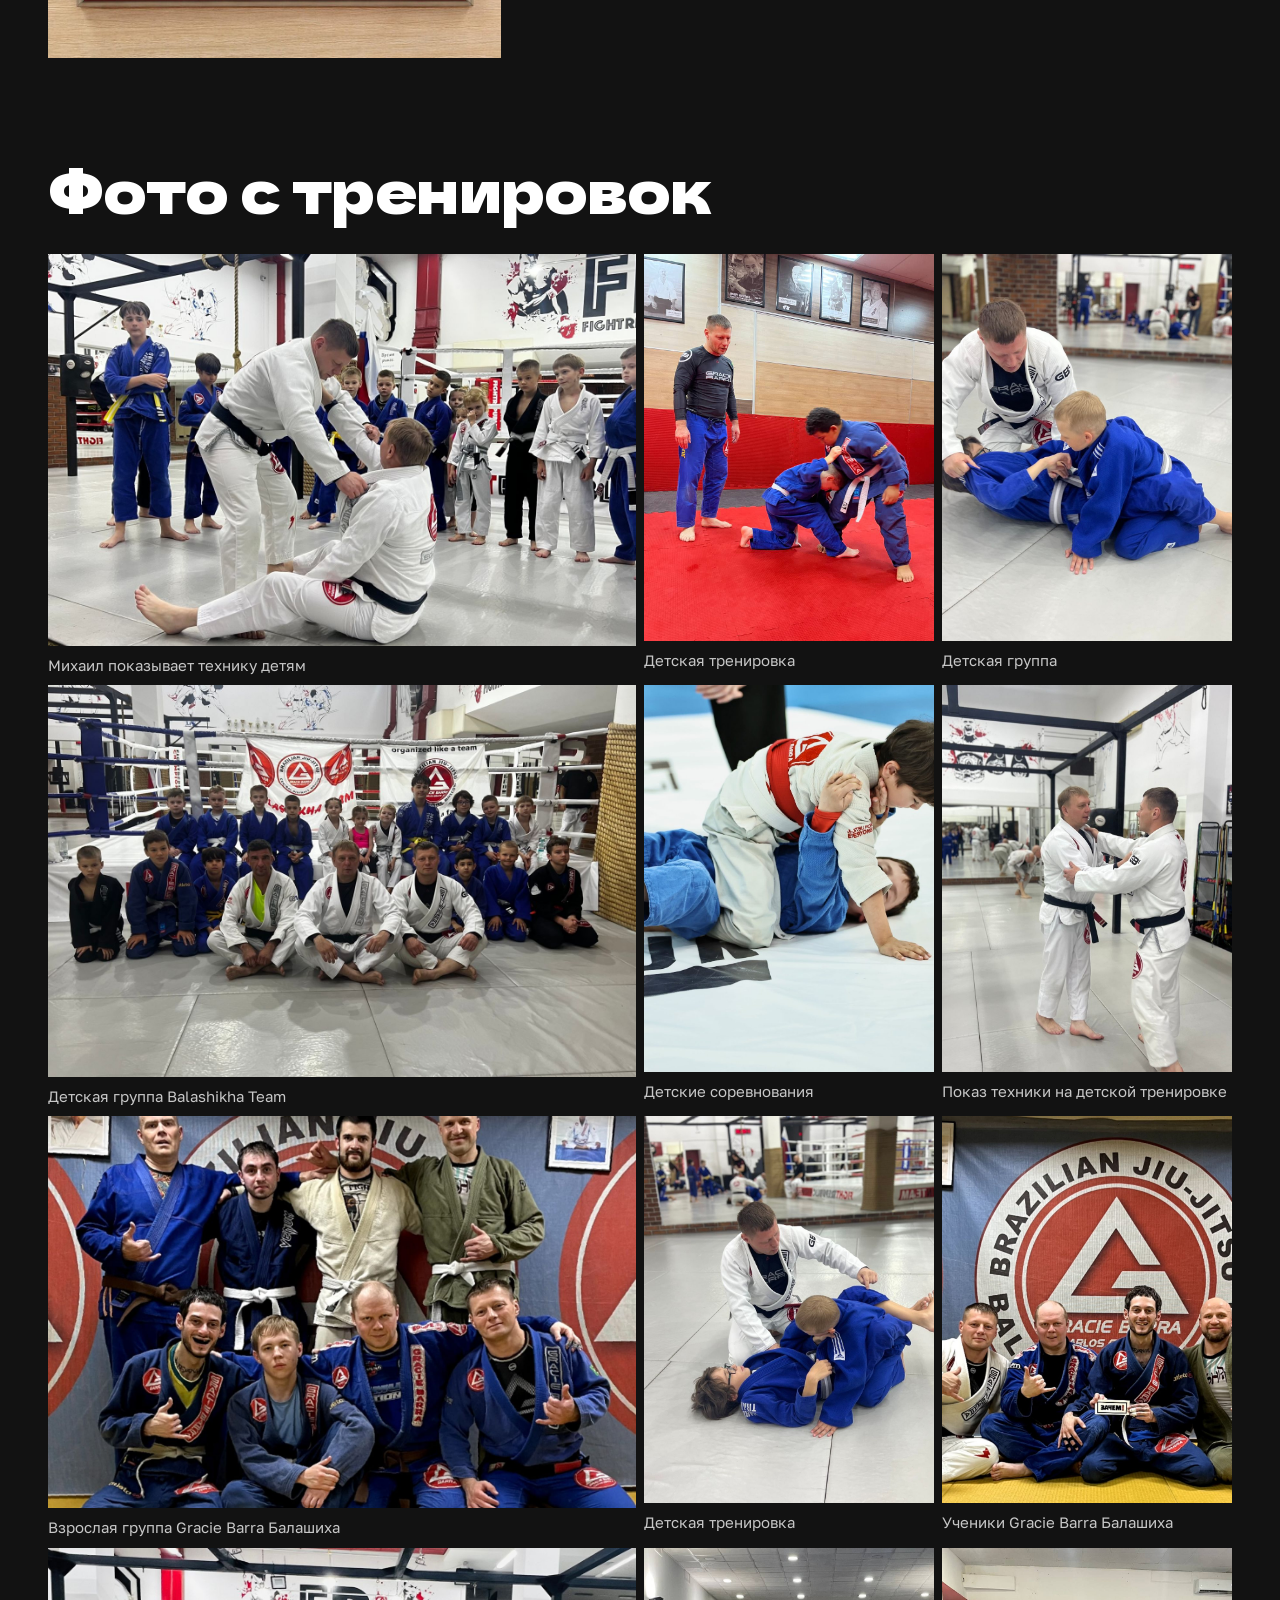
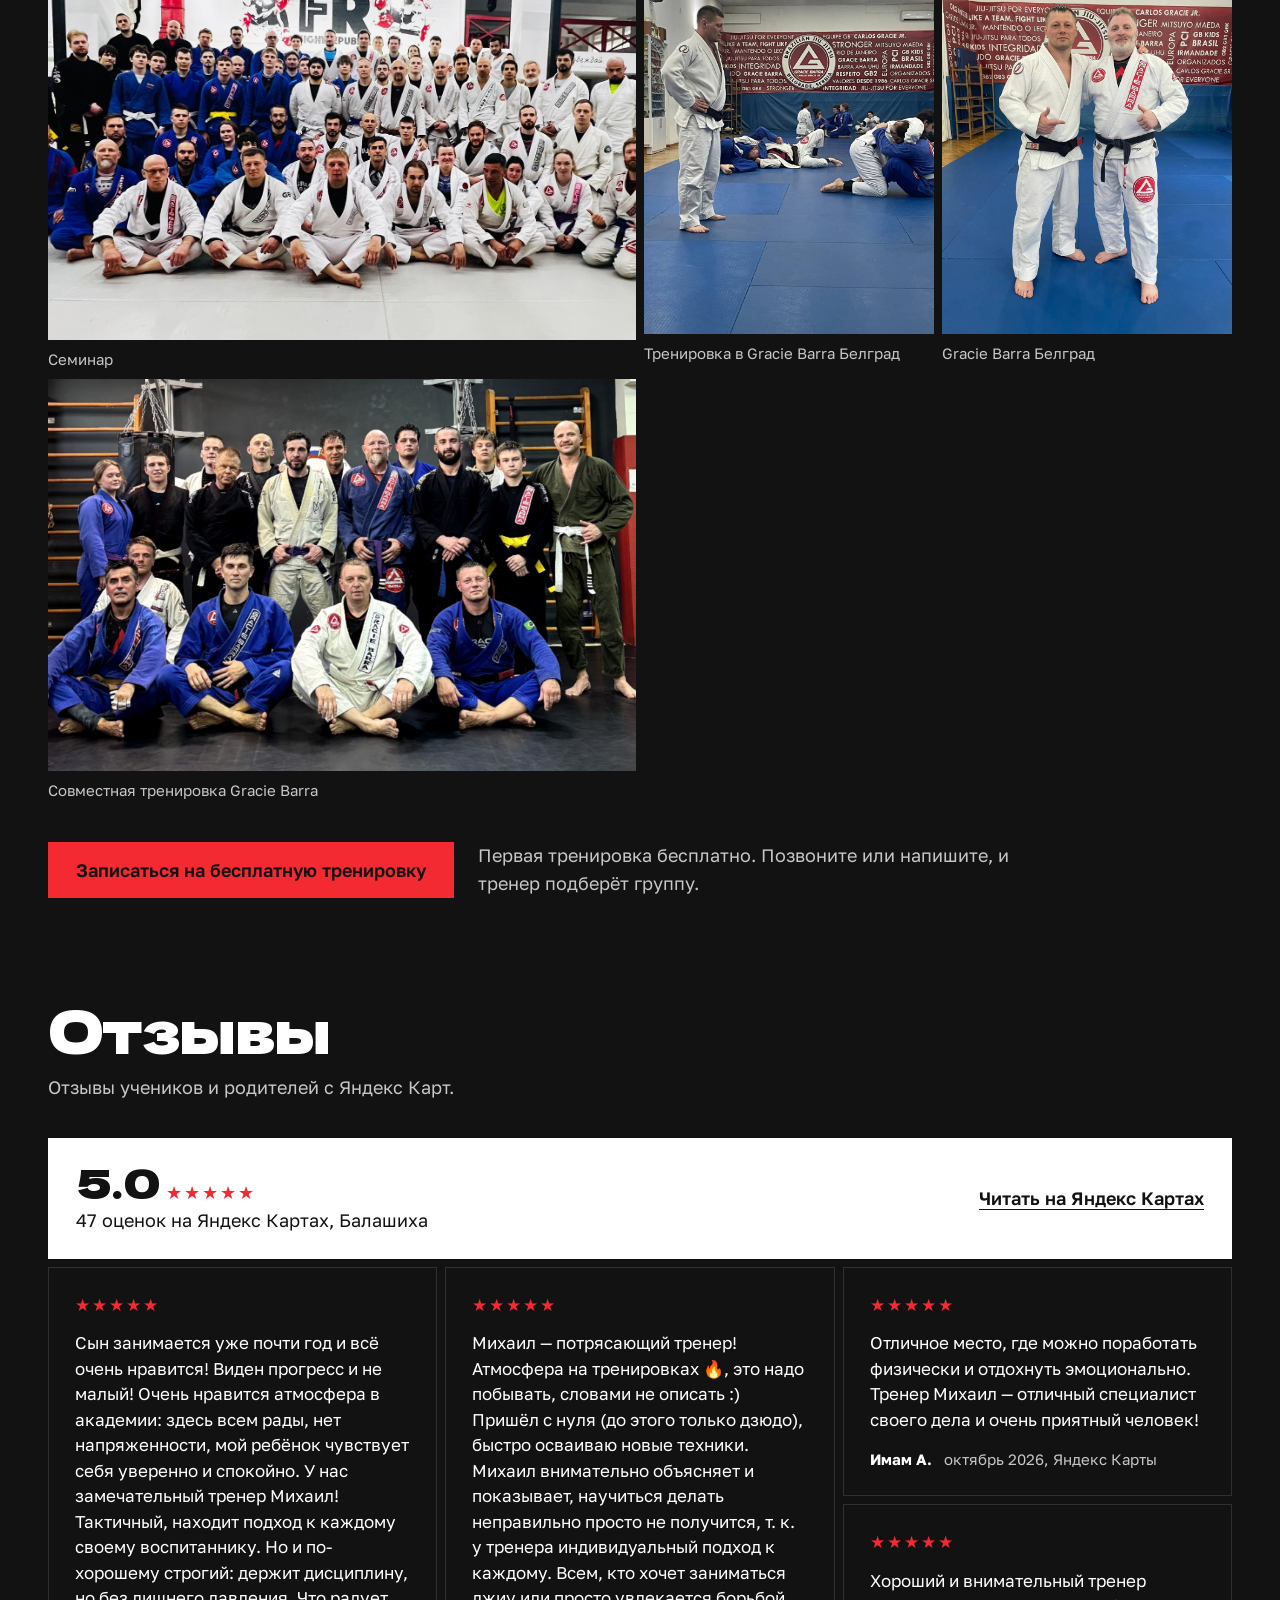
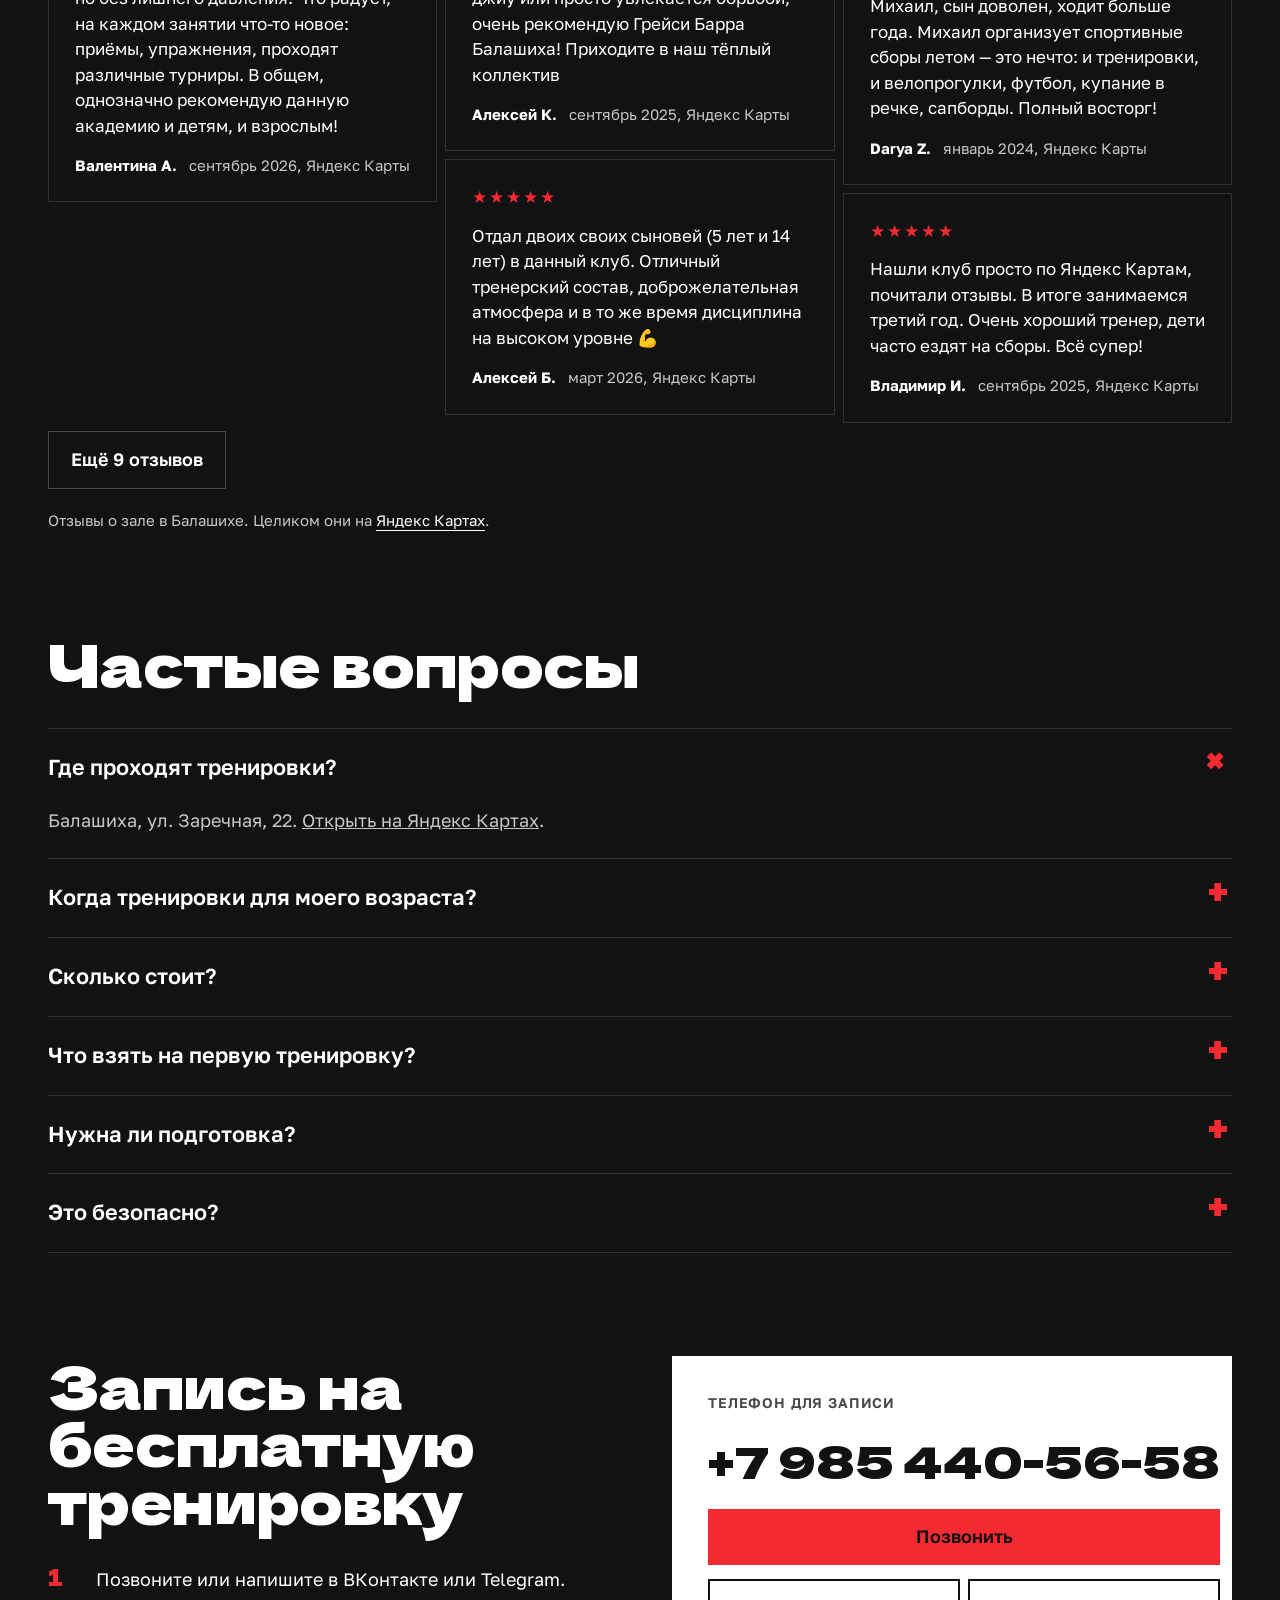
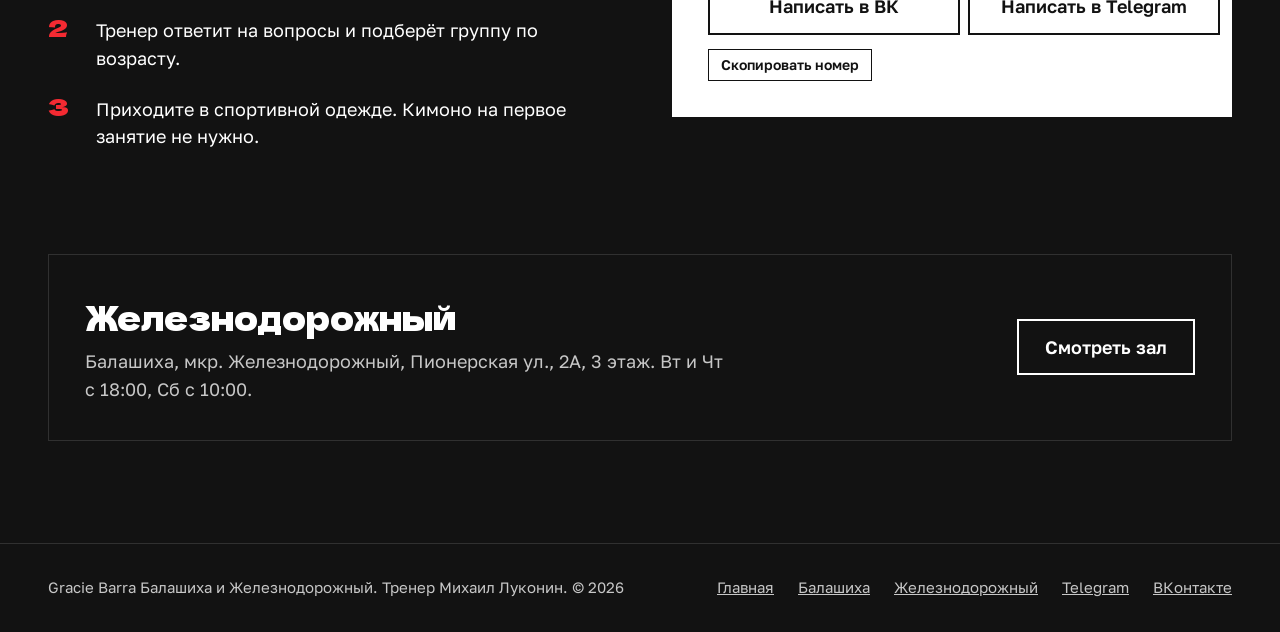
<file: balashikha.html>
<!doctype html>
<html lang="ru">
<head>
<meta charset="utf-8">
<meta name="viewport" content="width=device-width, initial-scale=1, viewport-fit=cover">
<title>Джиу-джитсу в Балашихе для детей и взрослых | Gracie Barra Балашиха</title>
<meta name="description" content="Бразильское джиу-джитсу в Балашихе: Балашиха, ул. Заречная, 22. Тренер Михаил Луконин. Первая тренировка бесплатно, абонемент от 7 500 ₽.">
<link rel="canonical" href="https://emmasmithd1985-png.github.io/gb-balashikha/balashikha.html">
<link rel="icon" type="image/png" href="img/gb-logo-192.png">
<link rel="apple-touch-icon" href="img/gb-logo-192.png">
<meta name="theme-color" content="#121212">
<meta property="og:type" content="website">
<meta property="og:locale" content="ru_RU">
<meta property="og:site_name" content="Gracie Barra Балашиха">
<meta property="og:title" content="Джиу-джитсу в Балашихе для детей и взрослых | Gracie Barra Балашиха">
<meta property="og:description" content="Бразильское джиу-джитсу в Балашихе: Балашиха, ул. Заречная, 22. Тренер Михаил Луконин. Первая тренировка бесплатно, абонемент от 7 500 ₽.">
<meta property="og:url" content="https://emmasmithd1985-png.github.io/gb-balashikha/balashikha.html">
<meta property="og:image" content="https://emmasmithd1985-png.github.io/gb-balashikha/img/og.jpg">
<meta property="og:image:width" content="1200">
<meta property="og:image:height" content="630">
<meta name="twitter:card" content="summary_large_image">
<link rel="stylesheet" href="https://fonts.googleapis.com/css2?family=Dela+Gothic+One&amp;family=Golos+Text:wght@400;500;600&amp;display=swap">
<link rel="stylesheet" href="styles.css?v=3">
<script type="application/ld+json">{"@context": "https://schema.org", "@type": "SportsActivityLocation", "name": "Gracie Barra Балашиха", "description": "Бразильское джиу-джитсу и грепплинг для детей с 5 лет и взрослых. Тренер Михаил Луконин, чёрный пояс.", "url": "https://emmasmithd1985-png.github.io/gb-balashikha/balashikha.html", "telephone": "+79854405658", "address": {"@type": "PostalAddress", "streetAddress": "Балашиха, ул. Заречная, 22", "addressCountry": "RU"}, "image": "https://emmasmithd1985-png.github.io/gb-balashikha/img/og.jpg", "sameAs": ["https://vk.ru/gbbalashikha", "https://t.me/Mlgbbalashikha", "https://yandex.ru/maps/-/CXuMbTJn"]}</script>
</head>
<body>
<header class="site-header">
  <div class="wrap header-row">
    <a class="brand" href="index.html" aria-label="Gracie Barra, на главную">
      <img class="brand-logo" src="img/gb-logo-192.png" alt="" width="44" height="44">
      <span class="brand-text"><span class="brand-name">Gracie Barra</span><span class="brand-place">Балашиха</span></span>
    </a>
    <nav class="site-nav" aria-label="Разделы"><a href="#schedule">Расписание</a><a href="#prices">Цены</a><a href="#address">Адрес</a><a href="#coach">Тренер</a><a href="#reviews">Отзывы</a><a href="index.html">Все залы</a></nav>
    <a class="btn btn-cta btn-small" href="#signup">Записаться</a>
  </div>
</header>
<section class="hero" id="top">
  <div class="wrap hero-grid">
    <div>
      <h1 class="display hero-title">Бразильское джиу-джитсу в Балашихе</h1>
      <p class="hero-lead">Заречная, 22. Первая тренировка бесплатно, абонемент от 7 500 ₽ в месяц.</p>
      <ul class="facts"><li>Тренер Михаил Луконин: чёрный пояс, в единоборствах с 1998 года</li><li>Дети с 5 лет, подростки с 14 лет. Взрослым можно начать с нуля.</li><li>Тренировки: Пн, Ср и Пт с 18:00</li></ul>
      <div class="hero-actions">
        <a class="btn btn-cta" href="#signup">Записаться на бесплатную тренировку</a>
        <a class="hero-phone" href="tel:+79854405658">+7 985 440-56-58</a>
      </div>
      <p class="hero-note">Запись по телефону или напишите в <a href="https://vk.me/gbbalashikha">ВКонтакте</a> или <a href="https://t.me/Mlgbbalashikha">Telegram</a>.</p>
      <p class="hero-note">Приходите в спортивной одежде. На первое занятие кимоно не нужно.</p>
    </div>
    <figure class="hero-photo"><img src="img/team-balashikha.jpg" alt="Михаил с учениками на фоне баннера Gracie Barra Балашиха" width="960" height="1200" style="object-position: 50% 40%"></figure>
  </div>
</section>
<section class="section" id="schedule">
  <div class="wrap">
    <div class="head">
      <div><h2 class="display section-title">Расписание</h2>
      <p class="section-lead">Группы по возрасту. Опыт не нужен: тренер подберёт группу на первой тренировке.</p></div>
      <ul class="legend"><li><span class="swatch swatch-kids"></span>дети</li><li><span class="swatch swatch-adult"></span>с 14 лет и взрослые</li></ul>
    </div>
    <div class="week"><div class="day" data-day="1"><h3 class="day-name">Понедельник <span class="today-badge" hidden>сегодня</span></h3><ul class="slots"><li class="slot"><span class="slot-time">18:00</span><span class="slot-group">Дети с 5 лет</span></li><li class="slot"><span class="slot-time">19:00</span><span class="slot-group">Дети с 8 лет</span></li><li class="slot slot-adult"><span class="slot-time">20:00</span><span class="slot-group">С 14 лет и взрослые</span></li><li class="slot slot-adult"><span class="slot-time">21:00</span><span class="slot-group">Взрослые</span></li></ul></div><div class="day" data-day="3"><h3 class="day-name">Среда <span class="today-badge" hidden>сегодня</span></h3><ul class="slots"><li class="slot"><span class="slot-time">18:00</span><span class="slot-group">Дети с 5 лет</span></li><li class="slot"><span class="slot-time">19:00</span><span class="slot-group">Дети с 8 лет</span></li><li class="slot slot-adult"><span class="slot-time">20:00</span><span class="slot-group">С 14 лет и взрослые</span></li><li class="slot slot-adult"><span class="slot-time">21:00</span><span class="slot-group">Взрослые</span></li></ul></div><div class="day" data-day="5"><h3 class="day-name">Пятница <span class="today-badge" hidden>сегодня</span></h3><ul class="slots"><li class="slot"><span class="slot-time">18:00</span><span class="slot-group">Дети с 5 лет</span></li><li class="slot"><span class="slot-time">19:00</span><span class="slot-group">Дети с 8 лет</span></li><li class="slot slot-adult"><span class="slot-time">20:00</span><span class="slot-group">С 14 лет и взрослые</span></li><li class="slot slot-adult"><span class="slot-time">21:00</span><span class="slot-group">Взрослые</span></li></ul></div></div>
    <div class="cta-row">
      <a class="btn btn-cta" href="https://t.me/Mlgbbalashikha?text=%D0%97%D0%B4%D1%80%D0%B0%D0%B2%D1%81%D1%82%D0%B2%D1%83%D0%B9%D1%82%D0%B5%21%20%D0%A5%D0%BE%D1%87%D1%83%20%D0%B7%D0%B0%D0%BF%D0%B8%D1%81%D0%B0%D1%82%D1%8C%D1%81%D1%8F%20%D0%BD%D0%B0%20%D0%B1%D0%B5%D1%81%D0%BF%D0%BB%D0%B0%D1%82%D0%BD%D1%83%D1%8E%20%D1%82%D1%80%D0%B5%D0%BD%D0%B8%D1%80%D0%BE%D0%B2%D0%BA%D1%83.%20%D0%97%D0%B0%D0%BB%3A%20%D0%91%D0%B0%D0%BB%D0%B0%D1%88%D0%B8%D1%85%D0%B0.">Написать тренеру в Telegram</a>
      <a class="btn btn-quiet" href="#signup">Другие способы записи</a>
    </div>
    <p class="schedule-note">Напишите, кто будет заниматься, возраст и удобный день. Тренер поможет выбрать группу.</p>
  </div>
</section>
<section class="section" id="prices">
  <div class="wrap">
    <div class="head"><div><h2 class="display section-title">Цены</h2></div></div>
    <div class="prices"><div class="price price-free"><p class="display price-value">Бесплатно</p><p class="price-note">Первая тренировка в любой группе. Нужна только запись.</p></div><div class="price"><p class="display price-value">8 500 ₽</p><p class="price-note">Абонемент на 12 тренировок в месяц.</p></div><div class="price"><p class="display price-value">7 500 ₽</p><p class="price-note">Абонемент на 8 тренировок в месяц.</p></div></div>
    <div class="cta-row"><a class="btn btn-cta" href="#signup">Записаться на бесплатную тренировку</a><p>Первая тренировка бесплатно. Позвоните или напишите, и тренер подберёт группу.</p></div>
  </div>
</section>
<section class="section" id="personal">
  <div class="wrap personal">
    <video class="personal-photo" src="video/hero-roll.mp4" poster="img/hero-poster.jpg" autoplay muted loop playsinline preload="metadata" aria-label="Михаил на тренировке"></video>
    <div>
      <h2 class="display section-title">Персональные тренировки</h2>
      <p class="section-lead">Тренировка один на один с Михаилом. Время подбирается под вас.</p>
      <p class="display personal-price">1&nbsp;500&nbsp;₽ <span>за тренировку</span></p>
      <ul class="facts personal-list">
        <li>Начать с нуля и быстрее влиться в группу</li>
        <li>Разобрать технику, которая не получается</li>
        <li>Подготовиться к турниру</li>
        <li>Для детей и взрослых</li>
      </ul>
      <div class="cta-row"><a class="btn btn-cta" href="tel:+79854405658">Позвонить и договориться</a><a class="btn btn-quiet" href="https://t.me/Mlgbbalashikha">Написать в Telegram</a></div>
    </div>
  </div>
</section>
<section class="section" id="address">
  <div class="wrap">
    <h2 class="display address-title">Заречная, 22</h2>
    <p class="address-sub">Балашиха, Московская область</p>
    <div class="address-grid">
      <div class="contacts">
        <a class="contacts-phone" href="tel:+79854405658">+7 985 440-56-58</a>
        <button class="copy" type="button" data-copy="+7 985 440-56-58">Скопировать номер</button>
        <p>Тренировки: Пн, Ср и Пт с 18:00.</p>
        <p><a href="https://vk.me/gbbalashikha">Написать в ВК</a> · <a href="https://t.me/Mlgbbalashikha">Написать в Telegram</a></p>
        <a class="btn btn-quiet" href="https://yandex.ru/maps/-/CXuMbTJn">Построить маршрут</a>
      </div>
    </div>
  </div>
</section>
<section class="section" id="coach">
  <div class="wrap coach">
    <img class="coach-photo" src="img/coach-with-kids.jpg" alt="Михаил Луконин в белом кимоно и чёрном поясе на детской тренировке" loading="lazy" width="960" height="1200">
    <div>
      <h2 class="display coach-name">Михаил<br>Луконин</h2>
      <ul class="facts coach-list">
        <li>Чёрный пояс по бразильскому джиу-джитсу</li>
        <li>Старший тренер академии Gracie Barra</li>
        <li>Тренирует детей с 5 лет и взрослых: джиу-джитсу и грепплинг</li>
        <li>Высшее образование, профессиональная переподготовка «Тренер по физической культуре и спорту»</li>
        <li>В единоборствах с 1998 года. Призёр турниров по джиу-джитсу, грепплингу, дзюдо, самбо и КСЕ</li>
      </ul>
      <figure class="doc">
        <img src="img/nunes.jpg" alt="Михаил Луконин и профессор Андре Нунес с флагом Balashikha Team" loading="lazy" width="1280" height="1026">
        <figcaption>С профессором Андре Нунесом, куратором академии и представителем Gracie Barra в Европе</figcaption>
      </figure>
    </div>
  </div>
  <div class="wrap">
    <h3 class="display titles-head">Первые места на турнирах</h3>
    <ol class="titles"><li><span class="title-place">I место</span><span class="title-name">Grand Slam Minsk</span><span class="title-year">2025</span></li><li><span class="title-place">I место</span><span class="title-name">Rock&amp;Rolling Moscow Underground</span><span class="title-year">2024</span></li><li><span class="title-place">I место</span><span class="title-name">Rock&amp;Rolling St. Petersburg Open</span><span class="title-year">2021</span></li><li><span class="title-place">I место</span><span class="title-name">RAWGBJJ</span><span class="title-year">2020</span></li><li><span class="title-place">I место</span><span class="title-name">IBJJF St. Petersburg Open</span><span class="title-year">2019</span></li><li><span class="title-place">I место</span><span class="title-name">European Grappling Open</span><span class="title-year">2018</span></li><li><span class="title-place">I место</span><span class="title-name">Russia Open, грепплинг</span><span class="title-year">2017</span></li></ol>
    <div class="cta-row"><a class="btn btn-cta" href="#signup">Записаться на бесплатную тренировку</a><p>Первая тренировка бесплатно. Позвоните или напишите, и тренер подберёт группу.</p></div>
  </div>
</section>
<section class="section" id="gb">
  <div class="wrap">
    <div class="head"><div><h2 class="display section-title">Академия Gracie Barra</h2>
      <p class="section-lead">Залы в Балашихе и Железнодорожном входят в академию Gracie Barra, созданную основателями бразильского джиу-джитсу. Девиз академии: джиу-джитсу для всех, любого возраста и уровня.</p></div></div>
    <div class="gb-facts">
      <div><b>1000</b><span>залов Gracie Barra по всему миру</span></div>
      <div><b>№1</b><span>Gracie Barra признана IBJJF лучшей ассоциацией в мире в 2021 году</span></div>
      <div><b>5+</b><span>заниматься можно с 5 лет, взрослым с нуля</span></div>
    </div>
  </div>
</section>
<section class="section" id="founder">
  <div class="wrap founder">
    <img class="founder-photo" src="img/carlos-gracie-jr.jpg" alt="Портрет Карлоса Грейси-младшего в зале" loading="lazy" width="960" height="1280">
    <figure class="founder-quote">
      <blockquote class="display">«В джиу-джитсу нет проигрыша. Ты либо побеждаешь, либо учишься»</blockquote>
      <figcaption><b>Карлос Грейси-младший</b><span>основатель академии Gracie Barra</span></figcaption>
      <p>Девиз отражает философию бразильского джиу-джитсу: поражение — это урок. Разбираем ошибки и становимся сильнее, на татами и в жизни.</p>
    </figure>
  </div>
</section>
<section class="section" id="photos">
  <div class="wrap">
    <div class="head"><div><h2 class="display section-title">Фото с тренировок</h2></div></div>
    <div class="photos"><figure class="wide"><img src="img/demo-kids.jpg" alt="Михаил показывает приём на партнёре, дети смотрят" loading="lazy"><figcaption>Михаил показывает технику детям</figcaption></figure><figure><img src="img/kids-red-mats.jpg" alt="Михаил в чёрном рашгарде Gracie Barra занимается с двумя детьми" loading="lazy"><figcaption>Детская тренировка</figcaption></figure><figure><img src="img/coach-kids-1.jpg" alt="Михаил в белом кимоно на детской тренировке" loading="lazy"><figcaption>Детская группа</figcaption></figure><figure class="wide"><img src="img/kids-group-ring.jpg" alt="Детская группа и тренеры с флагом Balashikha Team" loading="lazy"><figcaption>Детская группа Balashikha Team</figcaption></figure><figure><img src="img/kids-match.jpg" alt="Двое детей в кимоно Gracie Barra борются на соревнованиях" loading="lazy"><figcaption>Детские соревнования</figcaption></figure><figure><img src="img/blackbelts-demo.jpg" alt="Два чёрных пояса показывают технику, дети смотрят" loading="lazy"><figcaption>Показ техники на детской тренировке</figcaption></figure><figure class="wide"><img src="img/adults-gb-banner.jpg" alt="Взрослая группа на фоне баннера Gracie Barra" loading="lazy"><figcaption>Взрослая группа Gracie Barra Балашиха</figcaption></figure><figure><img src="img/coach-kids-2.jpg" alt="Михаил объясняет детям технику" loading="lazy"><figcaption>Детская тренировка</figcaption></figure><figure><img src="img/team-balashikha.jpg" alt="Михаил с учениками на фоне баннера Gracie Barra Балашиха" loading="lazy"><figcaption>Ученики Gracie Barra Балашиха</figcaption></figure><figure class="wide"><img src="img/seminar-big.jpg" alt="Большая группа на семинаре в зале" loading="lazy"><figcaption>Семинар</figcaption></figure><figure><img src="img/belgrade-training.jpg" alt="Михаил наблюдает за тренировкой в Gracie Barra Белград" loading="lazy"><figcaption>Тренировка в Gracie Barra Белград</figcaption></figure><figure><img src="img/belgrade-duo.jpg" alt="Михаил с чёрным поясом Gracie Barra на татами в Белграде" loading="lazy"><figcaption>Gracie Barra Белград</figcaption></figure><figure class="wide"><img src="img/group-seminar-dark.jpg" alt="Большая группа Gracie Barra после тренировки" loading="lazy"><figcaption>Совместная тренировка Gracie Barra</figcaption></figure></div>
    <div class="cta-row"><a class="btn btn-cta" href="#signup">Записаться на бесплатную тренировку</a><p>Первая тренировка бесплатно. Позвоните или напишите, и тренер подберёт группу.</p></div>
  </div>
</section>
<section class="section" id="reviews">
  <div class="wrap">
    <div class="head"><div><h2 class="display section-title">Отзывы</h2>
      <p class="section-lead">Отзывы учеников и родителей с Яндекс Карт.</p></div></div>
    <div class="reviews-sum"><div class="review-card"><div><b>5.0</b> <span class="stars" aria-hidden="true">★★★★★</span><br><span>47 оценок на Яндекс Картах, Балашиха</span></div><a href="https://yandex.ru/maps/-/CXuMbTJn">Читать на Яндекс Картах</a></div></div>
    <div class="reviews"><figure class="review"><div class="review-stars" aria-label="5 из 5">★★★★★</div><blockquote>Сын занимается уже почти год и всё очень нравится! Виден прогресс и не малый! Очень нравится атмосфера в академии: здесь всем рады, нет напряженности, мой ребёнок чувствует себя уверенно и спокойно. У нас замечательный тренер Михаил! Тактичный, находит подход к каждому своему воспитаннику. Но и по-хорошему строгий: держит дисциплину, но без лишнего давления. Что радует, на каждом занятии что-то новое: приёмы, упражнения, проходят различные турниры. В общем, однозначно рекомендую данную академию и детям, и взрослым!</blockquote><figcaption><b>Валентина А.</b><span>сентябрь 2026, Яндекс Карты</span></figcaption></figure><figure class="review"><div class="review-stars" aria-label="5 из 5">★★★★★</div><blockquote>Михаил — потрясающий тренер! Атмосфера на тренировках 🔥, это надо побывать, словами не описать :) Пришёл с нуля (до этого только дзюдо), быстро осваиваю новые техники. Михаил внимательно объясняет и показывает, научиться делать неправильно просто не получится, т. к. у тренера индивидуальный подход к каждому. Всем, кто хочет заниматься джиу или просто увлекается борьбой, очень рекомендую Грейси Барра Балашиха! Приходите в наш тёплый коллектив</blockquote><figcaption><b>Алексей К.</b><span>сентябрь 2025, Яндекс Карты</span></figcaption></figure><figure class="review"><div class="review-stars" aria-label="5 из 5">★★★★★</div><blockquote>Отдал двоих своих сыновей (5 лет и 14 лет) в данный клуб. Отличный тренерский состав, доброжелательная атмосфера и в то же время дисциплина на высоком уровне 💪</blockquote><figcaption><b>Алексей Б.</b><span>март 2026, Яндекс Карты</span></figcaption></figure><figure class="review"><div class="review-stars" aria-label="5 из 5">★★★★★</div><blockquote>Отличное место, где можно поработать физически и отдохнуть эмоционально. Тренер Михаил — отличный специалист своего дела и очень приятный человек!</blockquote><figcaption><b>Имам А.</b><span>октябрь 2026, Яндекс Карты</span></figcaption></figure><figure class="review"><div class="review-stars" aria-label="5 из 5">★★★★★</div><blockquote>Хороший и внимательный тренер Михаил, сын доволен, ходит больше года. Михаил организует спортивные сборы летом — это нечто: и тренировки, и велопрогулки, футбол, купание в речке, сапборды. Полный восторг!</blockquote><figcaption><b>Darya Z.</b><span>январь 2024, Яндекс Карты</span></figcaption></figure><figure class="review"><div class="review-stars" aria-label="5 из 5">★★★★★</div><blockquote>Нашли клуб просто по Яндекс Картам, почитали отзывы. В итоге занимаемся третий год. Очень хороший тренер, дети часто ездят на сборы. Всё супер!</blockquote><figcaption><b>Владимир И.</b><span>сентябрь 2025, Яндекс Карты</span></figcaption></figure></div>
    <details class="reviews-more"><summary>Ещё 9 отзывов</summary><div class="reviews"><figure class="review"><div class="review-stars" aria-label="5 из 5">★★★★★</div><blockquote>Мой сын ходит на тренировки по БЖЖ с большим удовольствием. Очень нравится подход Михаила к детям: спокойно и понятно объясняет, поддерживает, поправляет…</blockquote><figcaption><b>Елена Б.</b><span>сентябрь 2026, Яндекс Карты</span></figcaption></figure><figure class="review"><div class="review-stars" aria-label="5 из 5">★★★★★</div><blockquote>Этот зал единоборств — самое лучшее место, в которое вы можете пойти заниматься или отдать своего ребёнка. Тренер Михаил самый терпеливый, самый профессиональный и самый добрый человек. Занятия проходят в отличном коллективе, с бешеной энергетикой и просто в кайф. Так что приходите заниматься и обучаться джиу-джитсу)</blockquote><figcaption><b>Данечка</b><span>октябрь 2026, Яндекс Карты</span></figcaption></figure><figure class="review"><div class="review-stars" aria-label="5 из 5">★★★★★</div><blockquote>Мой сын с огромным удовольствием занимается в клубе уже 4 года! Отдельная благодарность тренеру Михаилу Валерьевичу за профессионализм, умение мотивировать детей…</blockquote><figcaption><b>Алексей Б.</b><span>сентябрь 2025, Яндекс Карты</span></figcaption></figure><figure class="review"><div class="review-stars" aria-label="5 из 5">★★★★★</div><blockquote>Сыну очень нравится ходить на эту секцию. Классный тренер! Дружелюбные ребята! Часто принимают участие в соревнованиях, летом командой ездят отдыхать)! Ребёнку нравится, и родители счастливы)!</blockquote><figcaption><b>Татьяна Ч.</b><span>январь 2024, Яндекс Карты</span></figcaption></figure><figure class="review"><div class="review-stars" aria-label="5 из 5">★★★★★</div><blockquote>Сын с удовольствием занимается в клубе 3 года, очень доволен. Тренер Михаил Валерьевич — доброжелательный, опытный наставник. Дети принимают участие в соревнованиях…</blockquote><figcaption><b>Ирина</b><span>январь 2024, Яндекс Карты</span></figcaption></figure><figure class="review"><div class="review-stars" aria-label="5 из 5">★★★★★</div><blockquote>Ходим заниматься уже третий год. Хороший тренер. Дружный коллектив единомышленников. Ребёнок занимается с удовольствием, а это самое главное.</blockquote><figcaption><b>Katerina</b><span>январь 2024, Яндекс Карты</span></figcaption></figure><figure class="review"><div class="review-stars" aria-label="5 из 5">★★★★★</div><blockquote>Замечательные тренировки, братский коллектив. Закаляешься как духовно, так и физически. Одним словом — отдушина. Смело советую</blockquote><figcaption><b>Посетитель</b><span>октябрь 2026, Яндекс Карты</span></figcaption></figure><figure class="review"><div class="review-stars" aria-label="5 из 5">★★★★★</div><blockquote>Самый лучший тренер Михаил, уютная атмосфера и дружная команда, что ещё нужно? :)</blockquote><figcaption><b>Иван Н.</b><span>июль 2023, Яндекс Карты</span></figcaption></figure><figure class="review"><div class="review-stars" aria-label="5 из 5">★★★★★</div><blockquote>Команда, как большая и дружная семья!</blockquote><figcaption><b>Ольга</b><span>январь 2024, Яндекс Карты</span></figcaption></figure></div></details>
    <p class="reviews-src">Отзывы о зале в Балашихе. Целиком они на <a href="https://yandex.ru/maps/-/CXuMbTJn">Яндекс Картах</a>.</p>
  </div>
</section>
<section class="section" id="faq">
  <div class="wrap">
    <div class="head"><div><h2 class="display section-title">Частые вопросы</h2></div></div>
    <div class="faq"><details open><summary>Где проходят тренировки?</summary><p>Балашиха, ул. Заречная, 22. <a href="https://yandex.ru/maps/-/CXuMbTJn">Открыть на Яндекс Картах</a>.</p></details><details><summary>Когда тренировки для моего возраста?</summary><p>В этом зале по понедельникам, средам и пятницам. По будним дням: дети с 5 лет в 18:00, дети с 8 лет в 19:00, с 14 лет вместе со взрослыми в 20:00, взрослые в 21:00.</p></details><details><summary>Сколько стоит?</summary><p>Первая тренировка бесплатно. 12 тренировок в месяц стоят 8 500 ₽, 8 тренировок 7 500 ₽. Индивидуальная тренировка 1 500 ₽.</p></details><details><summary>Что взять на первую тренировку?</summary><p>Удобную спортивную одежду, воду и шлёпанцы. Кимоно на первое занятие не нужно. Приходите за 10 минут до начала.</p></details><details><summary>Нужна ли подготовка?</summary><p>Нет. Новички начинают с основ, нагрузку тренер подбирает по уровню.</p></details><details><summary>Это безопасно?</summary><p>В джиу-джитсу нет ударов: борьба, контроль и болевые приёмы под присмотром тренера. Сдаться можно в любой момент хлопком по партнёру или ковру.</p></details></div>
  </div>
</section>
<section class="section" id="signup">
  <div class="wrap signup-grid">
    <div>
      <h2 class="display section-title">Запись на бесплатную тренировку</h2>
      <ol class="signup-steps">
        <li>Позвоните или напишите в ВКонтакте или Telegram.</li>
        <li>Тренер ответит на вопросы и подберёт группу по возрасту.</li>
        <li>Приходите в спортивной одежде. Кимоно на первое занятие не нужно.</li>
      </ol>
    </div>
    <div class="contact-card">
      <span class="contact-label">Телефон для записи</span>
      <a class="contact-phone" href="tel:+79854405658">+7 985 440-56-58</a>
      <a class="btn btn-cta" href="tel:+79854405658">Позвонить</a>
      <div class="contact-row">
        <a class="btn btn-quiet" href="https://vk.me/gbbalashikha">Написать в ВК</a>
        <a class="btn btn-quiet" href="https://t.me/Mlgbbalashikha">Написать в Telegram</a>
      </div>
      <button class="copy" type="button" data-copy="+7 985 440-56-58">Скопировать номер</button>
    </div>
  </div>
</section>
<section class="section">
  <div class="wrap"><div class="other-hall"><div><b>Железнодорожный</b><p class="section-lead" style="margin-top:6px">Балашиха, мкр. Железнодорожный, Пионерская ул., 2А, 3 этаж. Вт и Чт с 18:00, Сб с 10:00.</p></div>
      <a class="btn btn-quiet" href="zheleznodorozhny.html">Смотреть зал</a></div></div>
</section>
<footer class="site-footer">
  <div class="wrap footer-row">
    <span>Gracie Barra Балашиха и Железнодорожный. Тренер Михаил Луконин. © 2026</span>
    <span class="footer-links"><a href="index.html">Главная</a><a href="balashikha.html">Балашиха</a><a href="zheleznodorozhny.html">Железнодорожный</a><a href="https://t.me/Mlgbbalashikha">Telegram</a><a href="https://vk.ru/gbbalashikha">ВКонтакте</a></span>
  </div>
</footer>
<div class="mobile-bar"><a class="btn btn-quiet" href="tel:+79854405658">Позвонить</a><a class="btn btn-cta" href="#signup">Записаться</a></div>
<script src="site.js"></script>
</body>
</html>
</file>
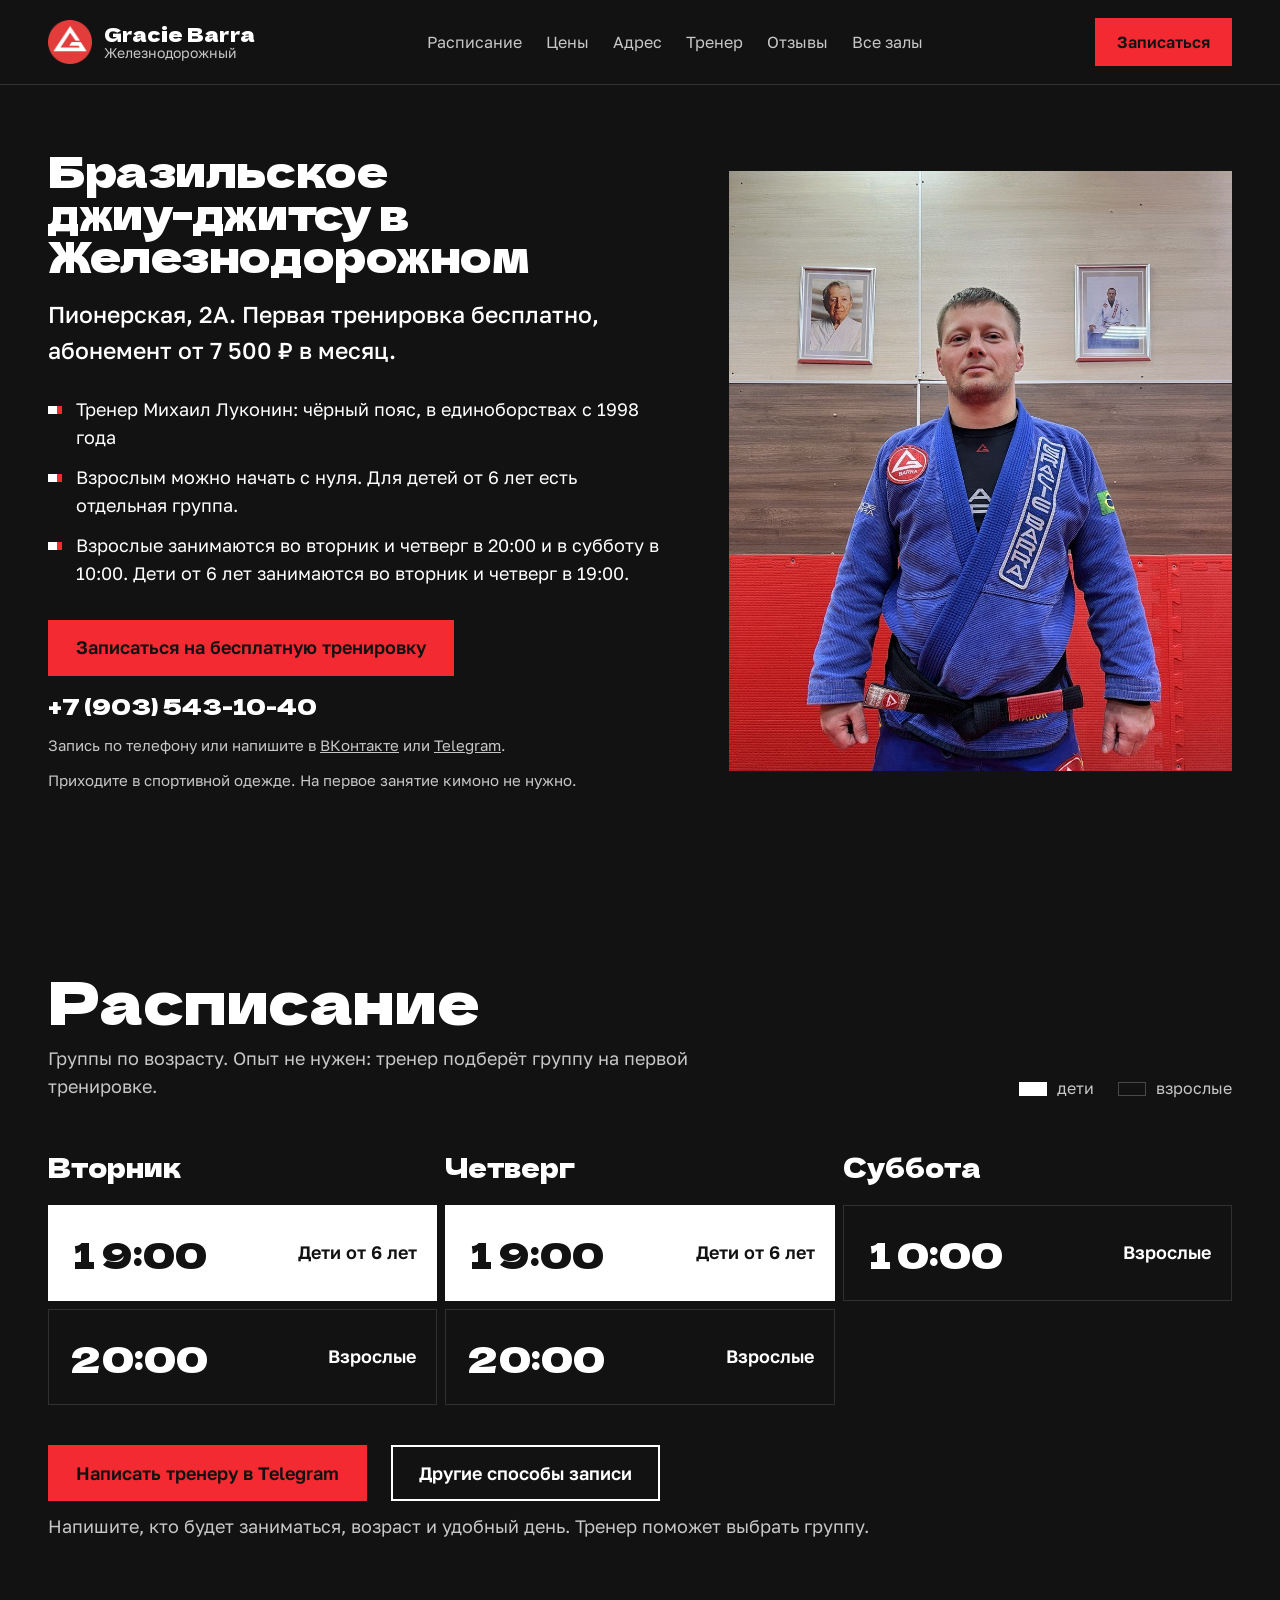
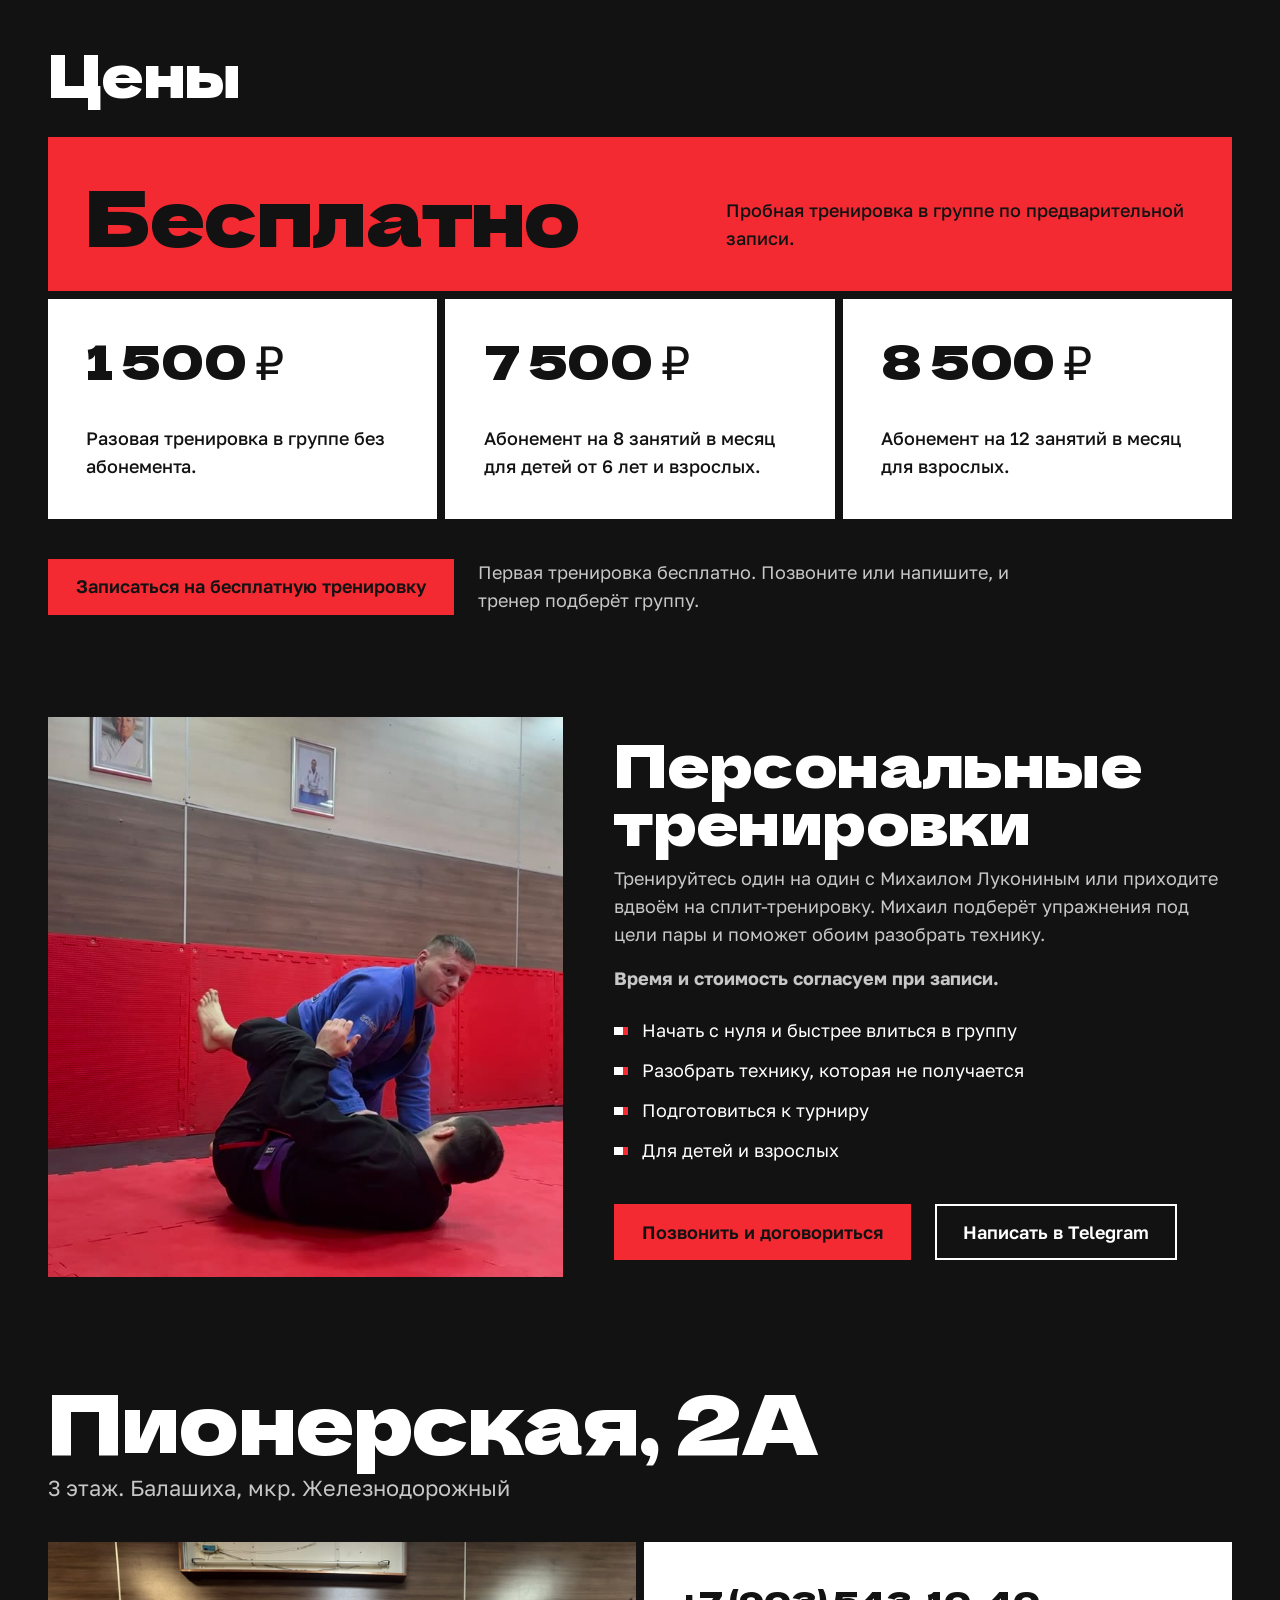
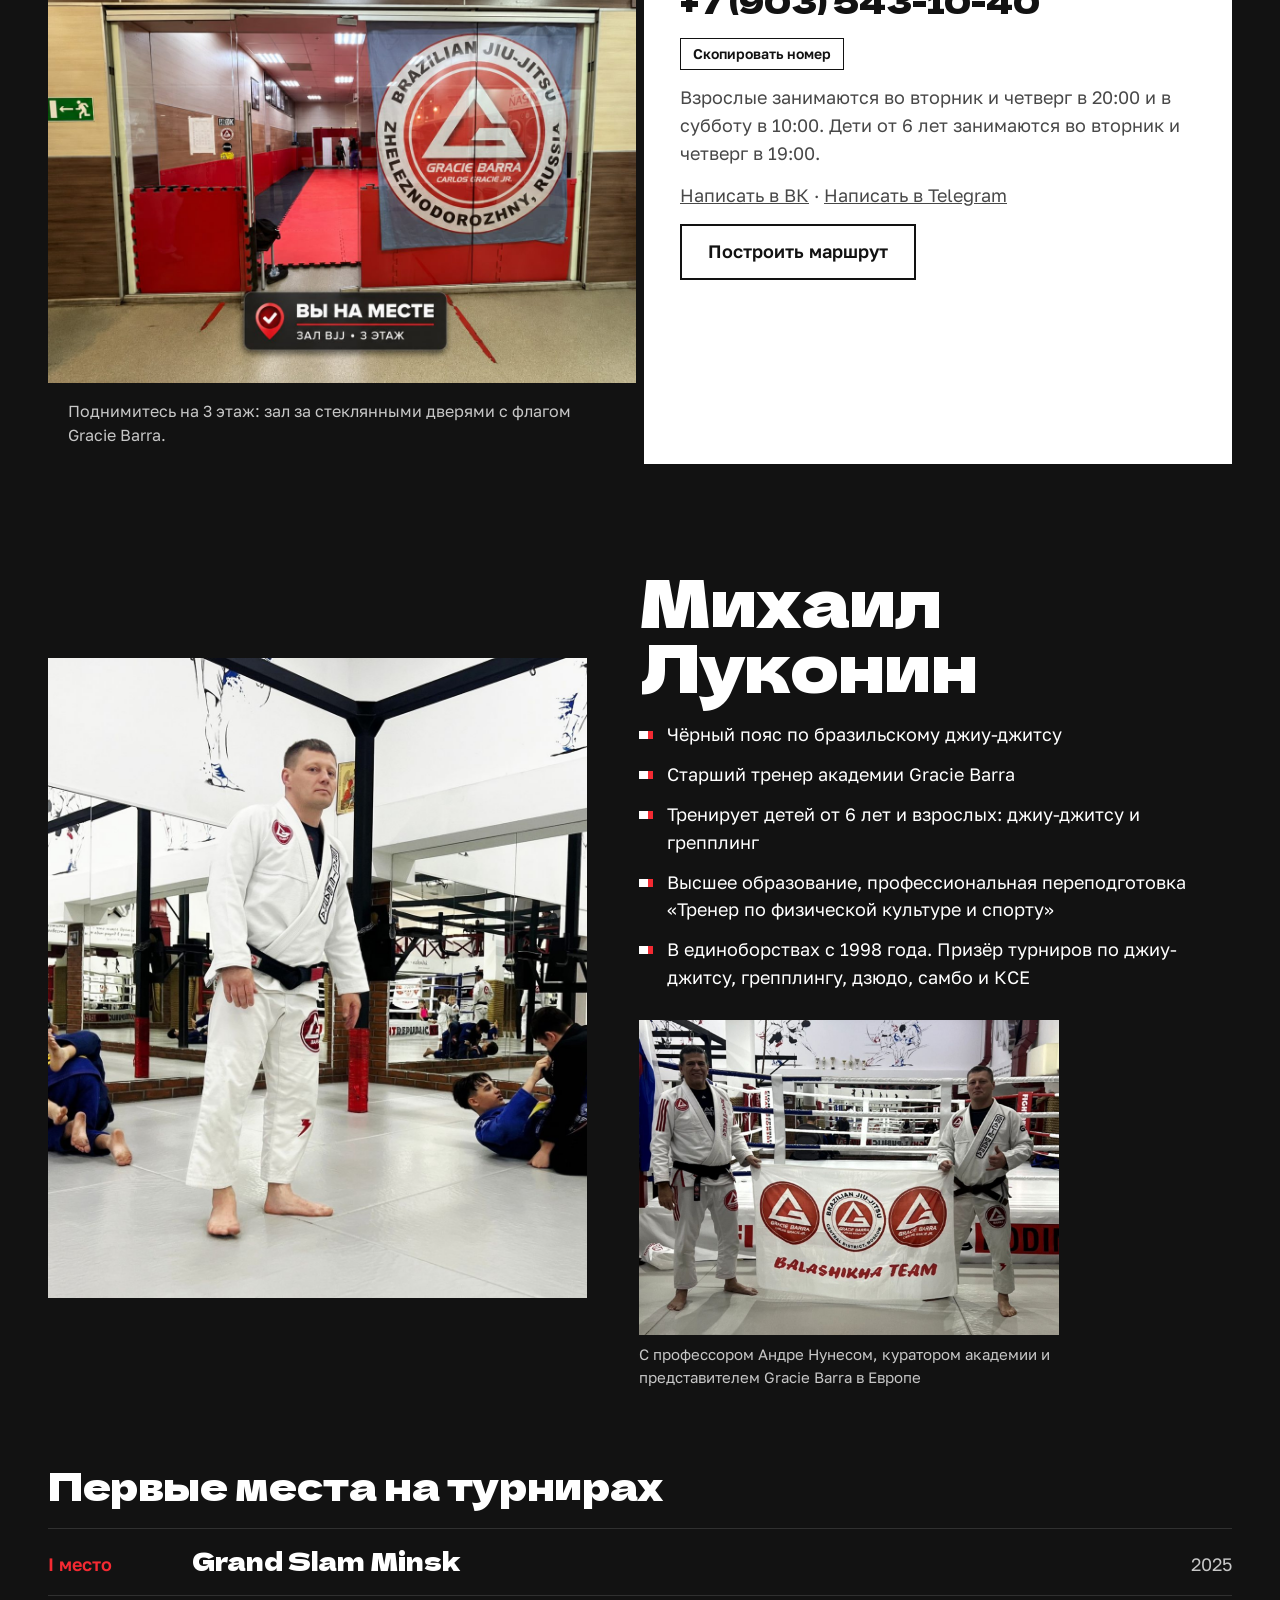
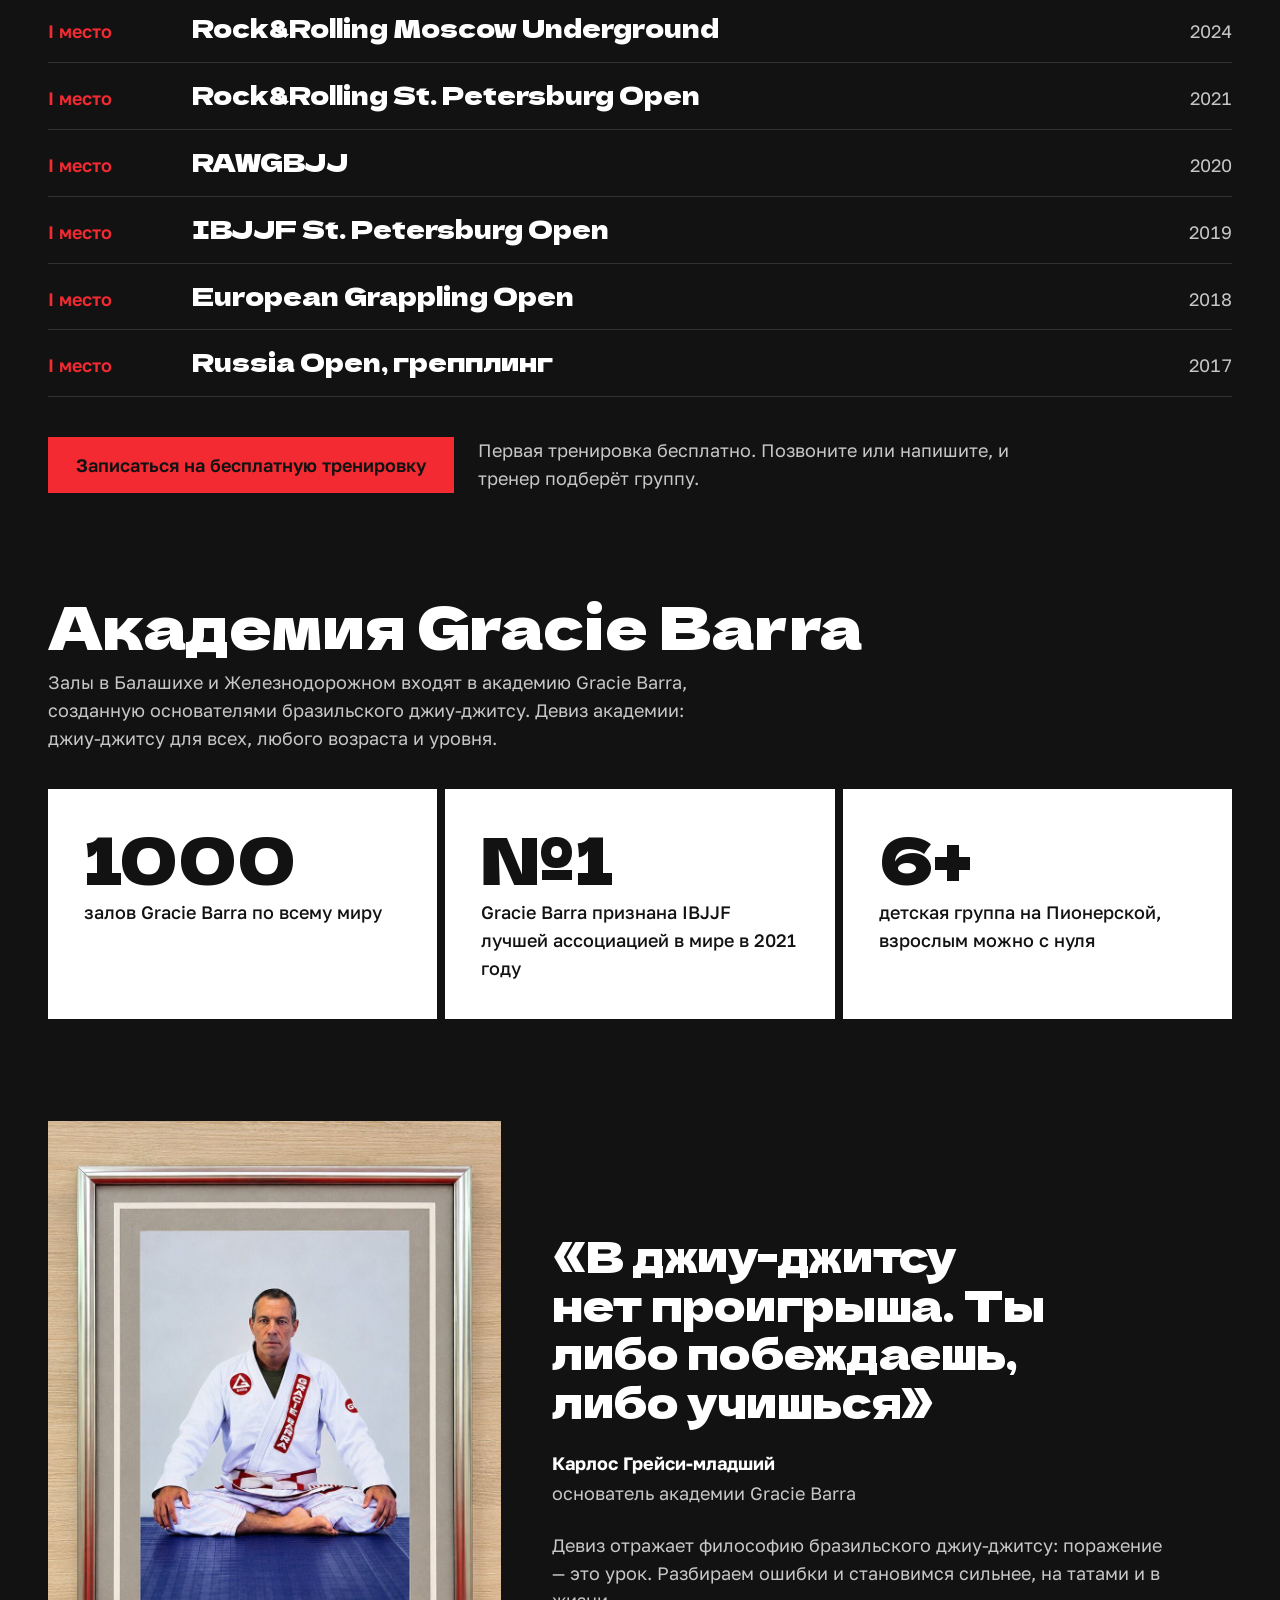
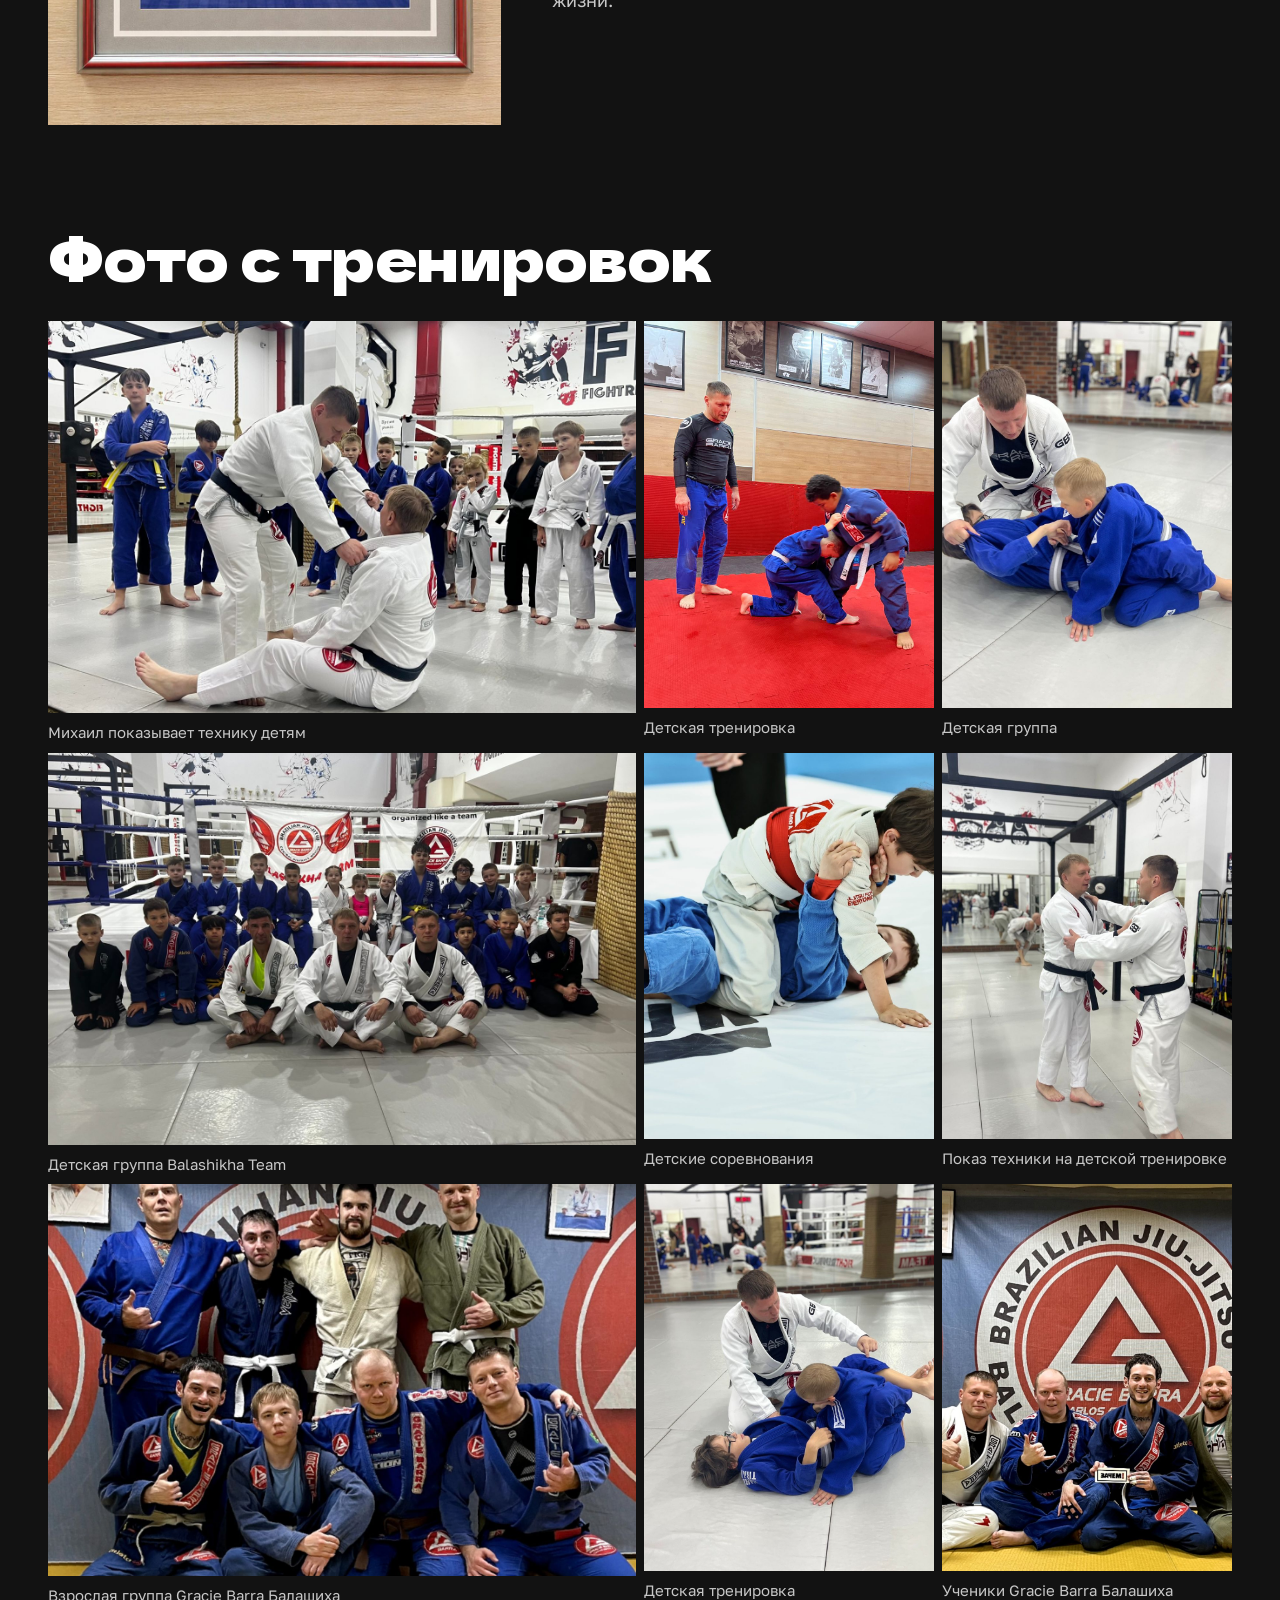
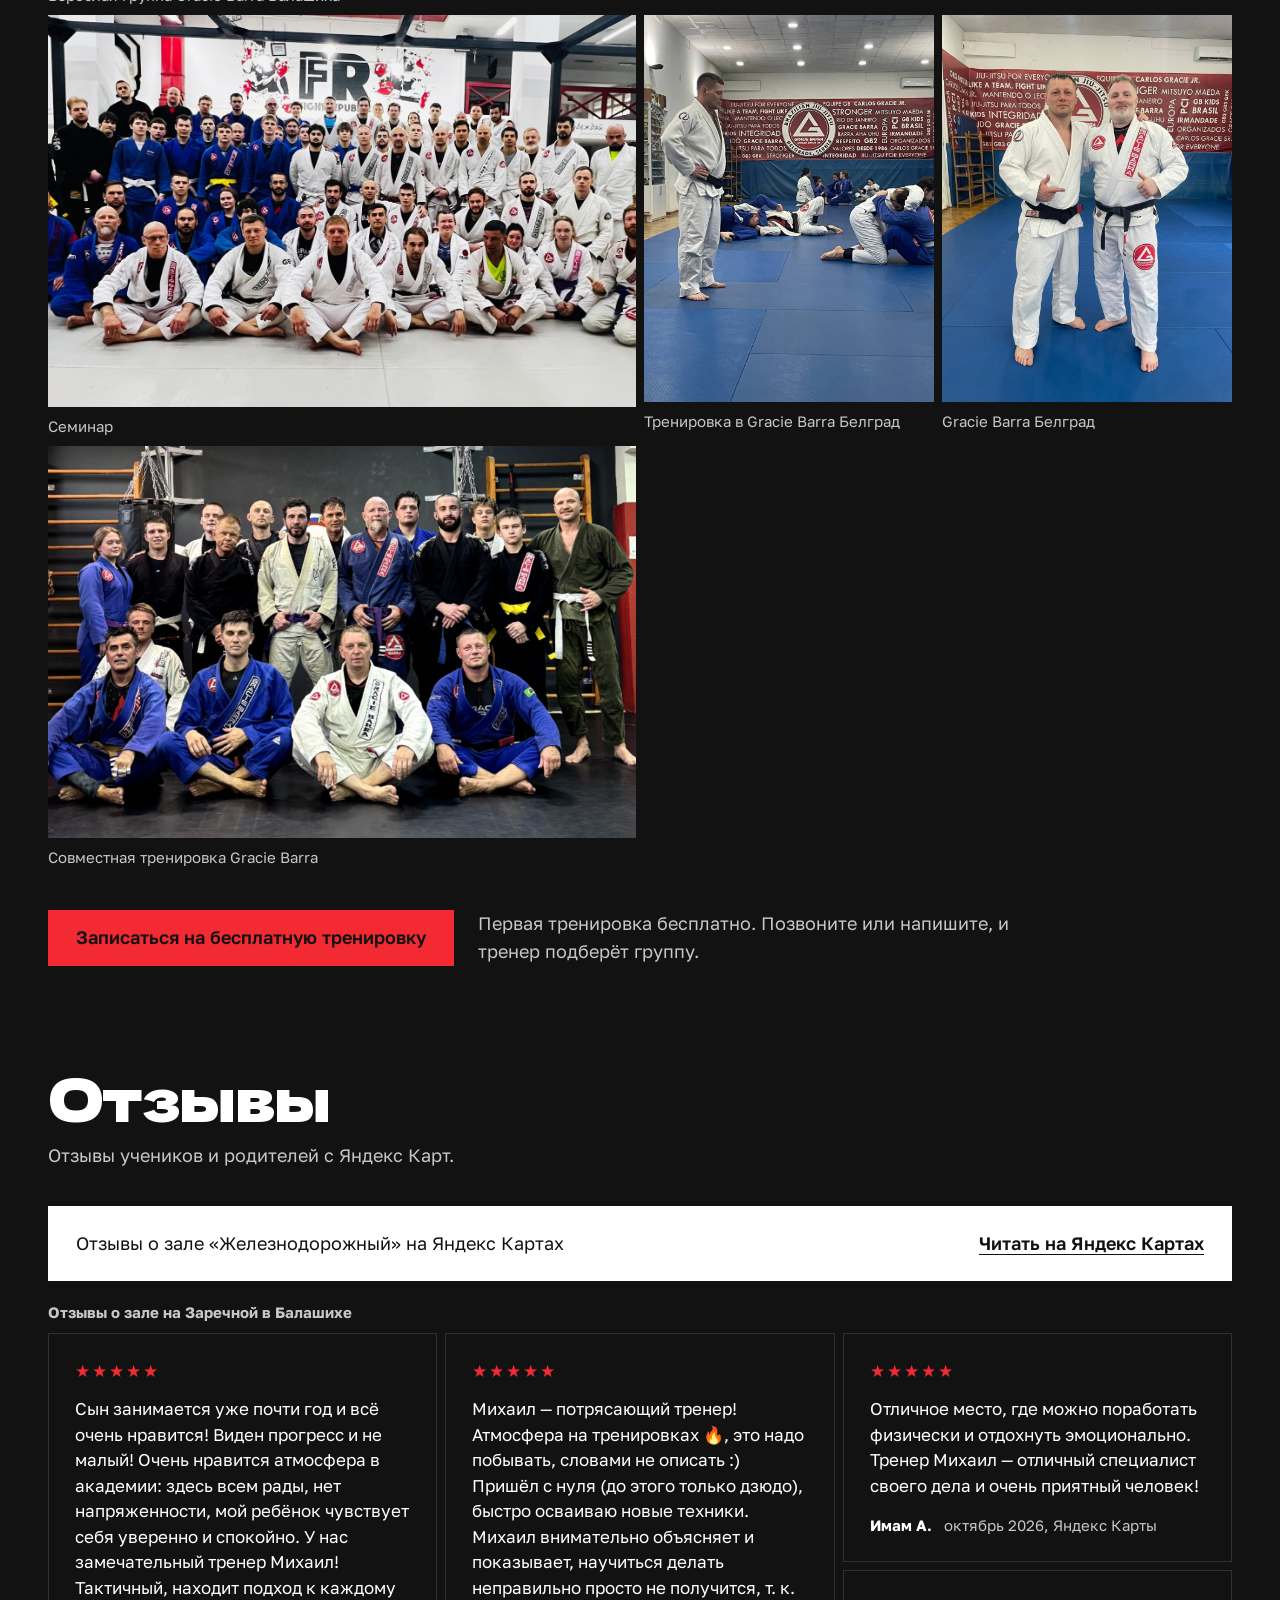
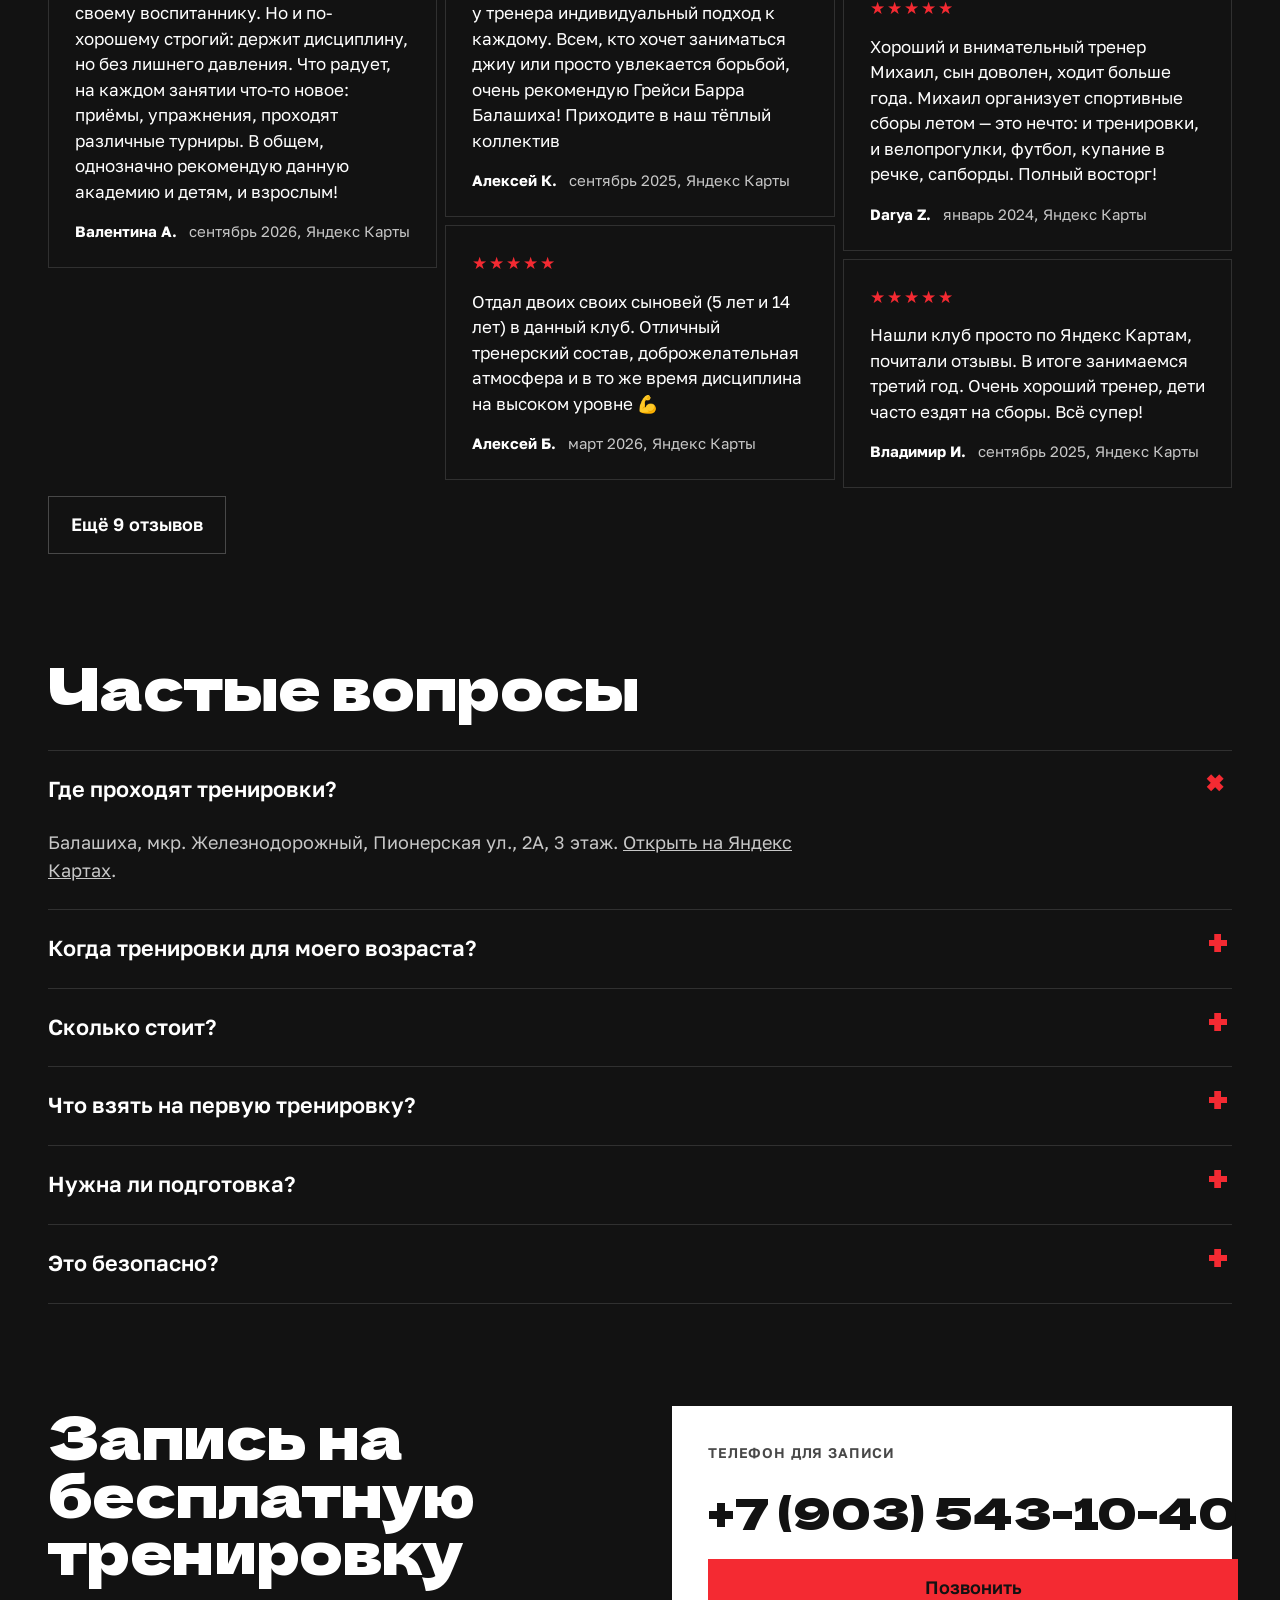
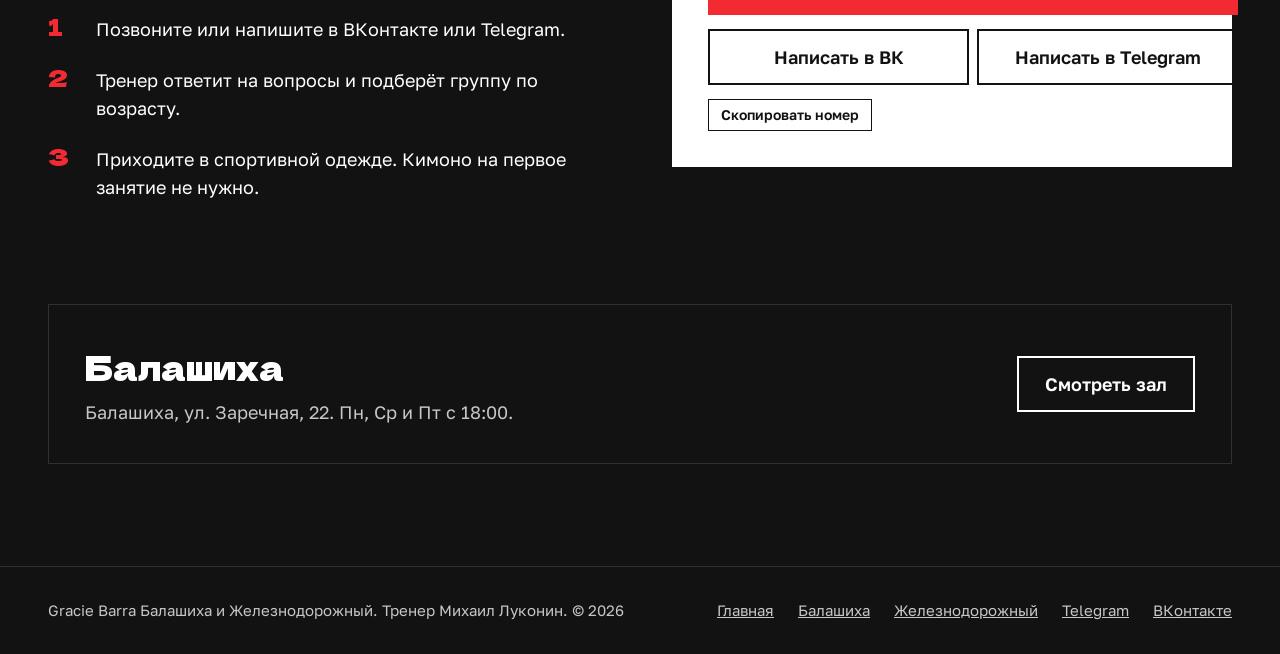
<file: zheleznodorozhny.html>
<!doctype html>
<html lang="ru">
<head>
<meta charset="utf-8">
<meta name="viewport" content="width=device-width, initial-scale=1, viewport-fit=cover">
<title>Джиу-джитсу в Железнодорожном для детей и взрослых | Gracie Barra Железнодорожный</title>
<meta name="description" content="Бразильское джиу-джитсу в Железнодорожном: Балашиха, мкр. Железнодорожный, Пионерская ул., 2А, 3 этаж. Тренер Михаил Луконин. Первая тренировка бесплатно, абонемент от 7 500 ₽.">
<link rel="canonical" href="https://emmasmithd1985-png.github.io/gb-balashikha/zheleznodorozhny.html">
<link rel="icon" type="image/png" href="img/gb-logo-192.png">
<link rel="apple-touch-icon" href="img/gb-logo-192.png">
<meta name="theme-color" content="#121212">
<meta property="og:type" content="website">
<meta property="og:locale" content="ru_RU">
<meta property="og:site_name" content="Gracie Barra Балашиха">
<meta property="og:title" content="Джиу-джитсу в Железнодорожном для детей и взрослых | Gracie Barra Железнодорожный">
<meta property="og:description" content="Бразильское джиу-джитсу в Железнодорожном: Балашиха, мкр. Железнодорожный, Пионерская ул., 2А, 3 этаж. Тренер Михаил Луконин. Первая тренировка бесплатно, абонемент от 7 500 ₽.">
<meta property="og:url" content="https://emmasmithd1985-png.github.io/gb-balashikha/zheleznodorozhny.html">
<meta property="og:image" content="https://emmasmithd1985-png.github.io/gb-balashikha/img/og.jpg">
<meta property="og:image:width" content="1200">
<meta property="og:image:height" content="630">
<meta name="twitter:card" content="summary_large_image">
<link rel="stylesheet" href="https://fonts.googleapis.com/css2?family=Dela+Gothic+One&amp;family=Golos+Text:wght@400;500;600&amp;display=swap">
<link rel="stylesheet" href="styles.css?v=3">
<script type="application/ld+json">{"@context": "https://schema.org", "@type": "SportsActivityLocation", "name": "Gracie Barra Железнодорожный", "description": "Бразильское джиу-джитсу и грепплинг для детей от 6 лет и взрослых. Тренер Михаил Луконин, чёрный пояс.", "url": "https://emmasmithd1985-png.github.io/gb-balashikha/zheleznodorozhny.html", "telephone": "+79035431040", "address": {"@type": "PostalAddress", "streetAddress": "Балашиха, мкр. Железнодорожный, Пионерская ул., 2А, 3 этаж", "addressCountry": "RU"}, "image": "https://emmasmithd1985-png.github.io/gb-balashikha/img/og.jpg", "sameAs": ["https://vk.ru/gbbalashikha", "https://t.me/Mlgbbalashikha", "https://yandex.ru/maps/-/CXuMbX5t"]}</script>
</head>
<body>
<header class="site-header">
  <div class="wrap header-row">
    <a class="brand" href="index.html" aria-label="Gracie Barra, на главную">
      <img class="brand-logo" src="img/gb-logo-192.png" alt="" width="44" height="44">
      <span class="brand-text"><span class="brand-name">Gracie Barra</span><span class="brand-place">Железнодорожный</span></span>
    </a>
    <nav class="site-nav" aria-label="Разделы"><a href="#schedule">Расписание</a><a href="#prices">Цены</a><a href="#address">Адрес</a><a href="#coach">Тренер</a><a href="#reviews">Отзывы</a><a href="index.html">Все залы</a></nav>
    <a class="btn btn-cta btn-small" href="#signup">Записаться</a>
  </div>
</header>
<section class="hero" id="top">
  <div class="wrap hero-grid">
    <div>
      <h1 class="display hero-title">Бразильское джиу-джитсу в Железнодорожном</h1>
      <p class="hero-lead">Пионерская, 2А. Первая тренировка бесплатно, абонемент от 7 500 ₽ в месяц.</p>
      <ul class="facts"><li>Тренер Михаил Луконин: чёрный пояс, в единоборствах с 1998 года</li><li>Взрослым можно начать с нуля. Для детей от 6 лет есть отдельная группа.</li><li>Взрослые занимаются во вторник и четверг в 20:00 и в субботу в 10:00. Дети от 6 лет занимаются во вторник и четверг в 19:00.</li></ul>
      <div class="hero-actions">
        <a class="btn btn-cta" href="#signup">Записаться на бесплатную тренировку</a>
        <a class="hero-phone" href="tel:+79035431040">+7 (903) 543-10-40</a>
      </div>
      <p class="hero-note">Запись по телефону или напишите в <a href="https://vk.me/gbbalashikha">ВКонтакте</a> или <a href="https://t.me/Mlgbbalashikha">Telegram</a>.</p>
      <p class="hero-note">Приходите в спортивной одежде. На первое занятие кимоно не нужно.</p>
    </div>
    <figure class="hero-photo"><img src="img/coach-mikhail.jpg" alt="Михаил в синем кимоно в зале на Пионерской" width="960" height="1200" style="object-position: 50% 30%"></figure>
  </div>
</section>
<section class="section" id="schedule">
  <div class="wrap">
    <div class="head">
      <div><h2 class="display section-title">Расписание</h2>
      <p class="section-lead">Группы по возрасту. Опыт не нужен: тренер подберёт группу на первой тренировке.</p></div>
      <ul class="legend"><li><span class="swatch swatch-kids"></span>дети</li><li><span class="swatch swatch-adult"></span>взрослые</li></ul>
    </div>
    <div class="week">
      <div class="day" data-day="2">
        <h3 class="day-name">Вторник <span class="today-badge" hidden>сегодня</span></h3>
        <ul class="slots">
          <li class="slot"><span class="slot-time">19:00</span><span class="slot-group">Дети от 6 лет</span></li>
          <li class="slot slot-adult"><span class="slot-time">20:00</span><span class="slot-group">Взрослые</span></li>
        </ul>
      </div>
      <div class="day" data-day="4">
        <h3 class="day-name">Четверг <span class="today-badge" hidden>сегодня</span></h3>
        <ul class="slots">
          <li class="slot"><span class="slot-time">19:00</span><span class="slot-group">Дети от 6 лет</span></li>
          <li class="slot slot-adult"><span class="slot-time">20:00</span><span class="slot-group">Взрослые</span></li>
        </ul>
      </div>
      <div class="day" data-day="6">
        <h3 class="day-name">Суббота <span class="today-badge" hidden>сегодня</span></h3>
        <ul class="slots">
          <li class="slot slot-adult"><span class="slot-time">10:00</span><span class="slot-group">Взрослые</span></li>
        </ul>
      </div>
    </div>
    <div class="cta-row">
      <a class="btn btn-cta" href="https://t.me/Mlgbbalashikha?text=%D0%97%D0%B4%D1%80%D0%B0%D0%B2%D1%81%D1%82%D0%B2%D1%83%D0%B9%D1%82%D0%B5%21%20%D0%A5%D0%BE%D1%87%D1%83%20%D0%B7%D0%B0%D0%BF%D0%B8%D1%81%D0%B0%D1%82%D1%8C%D1%81%D1%8F%20%D0%BD%D0%B0%20%D0%B1%D0%B5%D1%81%D0%BF%D0%BB%D0%B0%D1%82%D0%BD%D1%83%D1%8E%20%D1%82%D1%80%D0%B5%D0%BD%D0%B8%D1%80%D0%BE%D0%B2%D0%BA%D1%83.%20%D0%97%D0%B0%D0%BB%3A%20%D0%96%D0%B5%D0%BB%D0%B5%D0%B7%D0%BD%D0%BE%D0%B4%D0%BE%D1%80%D0%BE%D0%B6%D0%BD%D1%8B%D0%B9.">Написать тренеру в Telegram</a>
      <a class="btn btn-quiet" href="#signup">Другие способы записи</a>
    </div>
    <p class="schedule-note">Напишите, кто будет заниматься, возраст и удобный день. Тренер поможет выбрать группу.</p>
  </div>
</section>
<section class="section" id="prices">
  <div class="wrap">
    <div class="head"><div><h2 class="display section-title">Цены</h2></div></div>
    <div class="prices">
      <div class="price price-free"><p class="display price-value">Бесплатно</p><p class="price-note">Пробная тренировка в группе по предварительной записи.</p></div>
      <div class="price"><p class="display price-value">1 500 ₽</p><p class="price-note">Разовая тренировка в группе без абонемента.</p></div>
      <div class="price"><p class="display price-value">7 500 ₽</p><p class="price-note">Абонемент на 8 занятий в месяц для детей от 6 лет и взрослых.</p></div>
      <div class="price"><p class="display price-value">8 500 ₽</p><p class="price-note">Абонемент на 12 занятий в месяц для взрослых.</p></div>
    </div>
    <div class="cta-row"><a class="btn btn-cta" href="#signup">Записаться на бесплатную тренировку</a><p>Первая тренировка бесплатно. Позвоните или напишите, и тренер подберёт группу.</p></div>
  </div>
</section>
<section class="section" id="personal">
  <div class="wrap personal">
    <video class="personal-photo" src="video/hero-roll.mp4" poster="img/hero-poster.jpg" autoplay muted loop playsinline preload="metadata" aria-label="Михаил на тренировке"></video>
    <div>
      <h2 class="display section-title">Персональные тренировки</h2>
      <p class="section-lead">Тренируйтесь один на один с Михаилом Лукониным или приходите вдвоём на сплит-тренировку. Михаил подберёт упражнения под цели пары и поможет обоим разобрать технику.</p>
      <p class="section-lead"><strong>Время и стоимость согласуем при записи.</strong></p>
      <ul class="facts personal-list">
        <li>Начать с нуля и быстрее влиться в группу</li>
        <li>Разобрать технику, которая не получается</li>
        <li>Подготовиться к турниру</li>
        <li>Для детей и взрослых</li>
      </ul>
      <div class="cta-row"><a class="btn btn-cta" href="tel:+79035431040">Позвонить и договориться</a><a class="btn btn-quiet" href="https://t.me/Mlgbbalashikha">Написать в Telegram</a></div>
    </div>
  </div>
</section>
<section class="section" id="address">
  <div class="wrap">
    <h2 class="display address-title">Пионерская, 2А</h2>
    <p class="address-sub">3 этаж. Балашиха, мкр. Железнодорожный</p>
    <div class="address-grid">
      <figure class="entrance"><img src="img/gym-entrance.jpg" alt="Вход в зал на 3 этаже: стеклянные двери, красные маты, флаг Gracie Barra" loading="lazy"><figcaption>Поднимитесь на 3 этаж: зал за стеклянными дверями с флагом Gracie Barra.</figcaption></figure>
      <div class="contacts">
        <a class="contacts-phone" href="tel:+79035431040">+7 (903) 543-10-40</a>
        <button class="copy" type="button" data-copy="+7 (903) 543-10-40">Скопировать номер</button>
        <p>Взрослые занимаются во вторник и четверг в 20:00 и в субботу в 10:00. Дети от 6 лет занимаются во вторник и четверг в 19:00.</p>
        <p><a href="https://vk.me/gbbalashikha">Написать в ВК</a> · <a href="https://t.me/Mlgbbalashikha">Написать в Telegram</a></p>
        <a class="btn btn-quiet" href="https://yandex.ru/maps/-/CXuMbX5t">Построить маршрут</a>
      </div>
    </div>
  </div>
</section>
<section class="section" id="coach">
  <div class="wrap coach">
    <img class="coach-photo" src="img/coach-with-kids.jpg" alt="Михаил Луконин в белом кимоно и чёрном поясе на детской тренировке" loading="lazy" width="960" height="1200">
    <div>
      <h2 class="display coach-name">Михаил<br>Луконин</h2>
      <ul class="facts coach-list">
        <li>Чёрный пояс по бразильскому джиу-джитсу</li>
        <li>Старший тренер академии Gracie Barra</li>
        <li>Тренирует детей от 6 лет и взрослых: джиу-джитсу и грепплинг</li>
        <li>Высшее образование, профессиональная переподготовка «Тренер по физической культуре и спорту»</li>
        <li>В единоборствах с 1998 года. Призёр турниров по джиу-джитсу, грепплингу, дзюдо, самбо и КСЕ</li>
      </ul>
      <figure class="doc">
        <img src="img/nunes.jpg" alt="Михаил Луконин и профессор Андре Нунес с флагом Balashikha Team" loading="lazy" width="1280" height="1026">
        <figcaption>С профессором Андре Нунесом, куратором академии и представителем Gracie Barra в Европе</figcaption>
      </figure>
    </div>
  </div>
  <div class="wrap">
    <h3 class="display titles-head">Первые места на турнирах</h3>
    <ol class="titles"><li><span class="title-place">I место</span><span class="title-name">Grand Slam Minsk</span><span class="title-year">2025</span></li><li><span class="title-place">I место</span><span class="title-name">Rock&amp;Rolling Moscow Underground</span><span class="title-year">2024</span></li><li><span class="title-place">I место</span><span class="title-name">Rock&amp;Rolling St. Petersburg Open</span><span class="title-year">2021</span></li><li><span class="title-place">I место</span><span class="title-name">RAWGBJJ</span><span class="title-year">2020</span></li><li><span class="title-place">I место</span><span class="title-name">IBJJF St. Petersburg Open</span><span class="title-year">2019</span></li><li><span class="title-place">I место</span><span class="title-name">European Grappling Open</span><span class="title-year">2018</span></li><li><span class="title-place">I место</span><span class="title-name">Russia Open, грепплинг</span><span class="title-year">2017</span></li></ol>
    <div class="cta-row"><a class="btn btn-cta" href="#signup">Записаться на бесплатную тренировку</a><p>Первая тренировка бесплатно. Позвоните или напишите, и тренер подберёт группу.</p></div>
  </div>
</section>
<section class="section" id="gb">
  <div class="wrap">
    <div class="head"><div><h2 class="display section-title">Академия Gracie Barra</h2>
      <p class="section-lead">Залы в Балашихе и Железнодорожном входят в академию Gracie Barra, созданную основателями бразильского джиу-джитсу. Девиз академии: джиу-джитсу для всех, любого возраста и уровня.</p></div></div>
    <div class="gb-facts">
      <div><b>1000</b><span>залов Gracie Barra по всему миру</span></div>
      <div><b>№1</b><span>Gracie Barra признана IBJJF лучшей ассоциацией в мире в 2021 году</span></div>
      <div><b>6+</b><span>детская группа на Пионерской, взрослым можно с нуля</span></div>
    </div>
  </div>
</section>
<section class="section" id="founder">
  <div class="wrap founder">
    <img class="founder-photo" src="img/carlos-gracie-jr.jpg" alt="Портрет Карлоса Грейси-младшего в зале" loading="lazy" width="960" height="1280">
    <figure class="founder-quote">
      <blockquote class="display">«В джиу-джитсу нет проигрыша. Ты либо побеждаешь, либо учишься»</blockquote>
      <figcaption><b>Карлос Грейси-младший</b><span>основатель академии Gracie Barra</span></figcaption>
      <p>Девиз отражает философию бразильского джиу-джитсу: поражение — это урок. Разбираем ошибки и становимся сильнее, на татами и в жизни.</p>
    </figure>
  </div>
</section>
<section class="section" id="photos">
  <div class="wrap">
    <div class="head"><div><h2 class="display section-title">Фото с тренировок</h2></div></div>
    <div class="photos"><figure class="wide"><img src="img/demo-kids.jpg" alt="Михаил показывает приём на партнёре, дети смотрят" loading="lazy"><figcaption>Михаил показывает технику детям</figcaption></figure><figure><img src="img/kids-red-mats.jpg" alt="Михаил в чёрном рашгарде Gracie Barra занимается с двумя детьми" loading="lazy"><figcaption>Детская тренировка</figcaption></figure><figure><img src="img/coach-kids-1.jpg" alt="Михаил в белом кимоно на детской тренировке" loading="lazy"><figcaption>Детская группа</figcaption></figure><figure class="wide"><img src="img/kids-group-ring.jpg" alt="Детская группа и тренеры с флагом Balashikha Team" loading="lazy"><figcaption>Детская группа Balashikha Team</figcaption></figure><figure><img src="img/kids-match.jpg" alt="Двое детей в кимоно Gracie Barra борются на соревнованиях" loading="lazy"><figcaption>Детские соревнования</figcaption></figure><figure><img src="img/blackbelts-demo.jpg" alt="Два чёрных пояса показывают технику, дети смотрят" loading="lazy"><figcaption>Показ техники на детской тренировке</figcaption></figure><figure class="wide"><img src="img/adults-gb-banner.jpg" alt="Взрослая группа на фоне баннера Gracie Barra" loading="lazy"><figcaption>Взрослая группа Gracie Barra Балашиха</figcaption></figure><figure><img src="img/coach-kids-2.jpg" alt="Михаил объясняет детям технику" loading="lazy"><figcaption>Детская тренировка</figcaption></figure><figure><img src="img/team-balashikha.jpg" alt="Михаил с учениками на фоне баннера Gracie Barra Балашиха" loading="lazy"><figcaption>Ученики Gracie Barra Балашиха</figcaption></figure><figure class="wide"><img src="img/seminar-big.jpg" alt="Большая группа на семинаре в зале" loading="lazy"><figcaption>Семинар</figcaption></figure><figure><img src="img/belgrade-training.jpg" alt="Михаил наблюдает за тренировкой в Gracie Barra Белград" loading="lazy"><figcaption>Тренировка в Gracie Barra Белград</figcaption></figure><figure><img src="img/belgrade-duo.jpg" alt="Михаил с чёрным поясом Gracie Barra на татами в Белграде" loading="lazy"><figcaption>Gracie Barra Белград</figcaption></figure><figure class="wide"><img src="img/group-seminar-dark.jpg" alt="Большая группа Gracie Barra после тренировки" loading="lazy"><figcaption>Совместная тренировка Gracie Barra</figcaption></figure></div>
    <div class="cta-row"><a class="btn btn-cta" href="#signup">Записаться на бесплатную тренировку</a><p>Первая тренировка бесплатно. Позвоните или напишите, и тренер подберёт группу.</p></div>
  </div>
</section>
<section class="section" id="reviews">
  <div class="wrap">
    <div class="head"><div><h2 class="display section-title">Отзывы</h2>
      <p class="section-lead">Отзывы учеников и родителей с Яндекс Карт.</p></div></div>
    <div class="reviews-sum"><div class="review-card"><div><span>Отзывы о зале «Железнодорожный» на Яндекс Картах</span></div><a href="https://yandex.ru/maps/-/CXuMbX5t">Читать на Яндекс Картах</a></div></div>
    <h3 class="reviews-src">Отзывы о зале на Заречной в Балашихе</h3>
    <div class="reviews"><figure class="review"><div class="review-stars" aria-label="5 из 5">★★★★★</div><blockquote>Сын занимается уже почти год и всё очень нравится! Виден прогресс и не малый! Очень нравится атмосфера в академии: здесь всем рады, нет напряженности, мой ребёнок чувствует себя уверенно и спокойно. У нас замечательный тренер Михаил! Тактичный, находит подход к каждому своему воспитаннику. Но и по-хорошему строгий: держит дисциплину, но без лишнего давления. Что радует, на каждом занятии что-то новое: приёмы, упражнения, проходят различные турниры. В общем, однозначно рекомендую данную академию и детям, и взрослым!</blockquote><figcaption><b>Валентина А.</b><span>сентябрь 2026, Яндекс Карты</span></figcaption></figure><figure class="review"><div class="review-stars" aria-label="5 из 5">★★★★★</div><blockquote>Михаил — потрясающий тренер! Атмосфера на тренировках 🔥, это надо побывать, словами не описать :) Пришёл с нуля (до этого только дзюдо), быстро осваиваю новые техники. Михаил внимательно объясняет и показывает, научиться делать неправильно просто не получится, т. к. у тренера индивидуальный подход к каждому. Всем, кто хочет заниматься джиу или просто увлекается борьбой, очень рекомендую Грейси Барра Балашиха! Приходите в наш тёплый коллектив</blockquote><figcaption><b>Алексей К.</b><span>сентябрь 2025, Яндекс Карты</span></figcaption></figure><figure class="review"><div class="review-stars" aria-label="5 из 5">★★★★★</div><blockquote>Отдал двоих своих сыновей (5 лет и 14 лет) в данный клуб. Отличный тренерский состав, доброжелательная атмосфера и в то же время дисциплина на высоком уровне 💪</blockquote><figcaption><b>Алексей Б.</b><span>март 2026, Яндекс Карты</span></figcaption></figure><figure class="review"><div class="review-stars" aria-label="5 из 5">★★★★★</div><blockquote>Отличное место, где можно поработать физически и отдохнуть эмоционально. Тренер Михаил — отличный специалист своего дела и очень приятный человек!</blockquote><figcaption><b>Имам А.</b><span>октябрь 2026, Яндекс Карты</span></figcaption></figure><figure class="review"><div class="review-stars" aria-label="5 из 5">★★★★★</div><blockquote>Хороший и внимательный тренер Михаил, сын доволен, ходит больше года. Михаил организует спортивные сборы летом — это нечто: и тренировки, и велопрогулки, футбол, купание в речке, сапборды. Полный восторг!</blockquote><figcaption><b>Darya Z.</b><span>январь 2024, Яндекс Карты</span></figcaption></figure><figure class="review"><div class="review-stars" aria-label="5 из 5">★★★★★</div><blockquote>Нашли клуб просто по Яндекс Картам, почитали отзывы. В итоге занимаемся третий год. Очень хороший тренер, дети часто ездят на сборы. Всё супер!</blockquote><figcaption><b>Владимир И.</b><span>сентябрь 2025, Яндекс Карты</span></figcaption></figure></div>
    <details class="reviews-more"><summary>Ещё 9 отзывов</summary><div class="reviews"><figure class="review"><div class="review-stars" aria-label="5 из 5">★★★★★</div><blockquote>Мой сын ходит на тренировки по БЖЖ с большим удовольствием. Очень нравится подход Михаила к детям: спокойно и понятно объясняет, поддерживает, поправляет…</blockquote><figcaption><b>Елена Б.</b><span>сентябрь 2026, Яндекс Карты</span></figcaption></figure><figure class="review"><div class="review-stars" aria-label="5 из 5">★★★★★</div><blockquote>Этот зал единоборств — самое лучшее место, в которое вы можете пойти заниматься или отдать своего ребёнка. Тренер Михаил самый терпеливый, самый профессиональный и самый добрый человек. Занятия проходят в отличном коллективе, с бешеной энергетикой и просто в кайф. Так что приходите заниматься и обучаться джиу-джитсу)</blockquote><figcaption><b>Данечка</b><span>октябрь 2026, Яндекс Карты</span></figcaption></figure><figure class="review"><div class="review-stars" aria-label="5 из 5">★★★★★</div><blockquote>Мой сын с огромным удовольствием занимается в клубе уже 4 года! Отдельная благодарность тренеру Михаилу Валерьевичу за профессионализм, умение мотивировать детей…</blockquote><figcaption><b>Алексей Б.</b><span>сентябрь 2025, Яндекс Карты</span></figcaption></figure><figure class="review"><div class="review-stars" aria-label="5 из 5">★★★★★</div><blockquote>Сыну очень нравится ходить на эту секцию. Классный тренер! Дружелюбные ребята! Часто принимают участие в соревнованиях, летом командой ездят отдыхать)! Ребёнку нравится, и родители счастливы)!</blockquote><figcaption><b>Татьяна Ч.</b><span>январь 2024, Яндекс Карты</span></figcaption></figure><figure class="review"><div class="review-stars" aria-label="5 из 5">★★★★★</div><blockquote>Сын с удовольствием занимается в клубе 3 года, очень доволен. Тренер Михаил Валерьевич — доброжелательный, опытный наставник. Дети принимают участие в соревнованиях…</blockquote><figcaption><b>Ирина</b><span>январь 2024, Яндекс Карты</span></figcaption></figure><figure class="review"><div class="review-stars" aria-label="5 из 5">★★★★★</div><blockquote>Ходим заниматься уже третий год. Хороший тренер. Дружный коллектив единомышленников. Ребёнок занимается с удовольствием, а это самое главное.</blockquote><figcaption><b>Katerina</b><span>январь 2024, Яндекс Карты</span></figcaption></figure><figure class="review"><div class="review-stars" aria-label="5 из 5">★★★★★</div><blockquote>Замечательные тренировки, братский коллектив. Закаляешься как духовно, так и физически. Одним словом — отдушина. Смело советую</blockquote><figcaption><b>Посетитель</b><span>октябрь 2026, Яндекс Карты</span></figcaption></figure><figure class="review"><div class="review-stars" aria-label="5 из 5">★★★★★</div><blockquote>Самый лучший тренер Михаил, уютная атмосфера и дружная команда, что ещё нужно? :)</blockquote><figcaption><b>Иван Н.</b><span>июль 2023, Яндекс Карты</span></figcaption></figure><figure class="review"><div class="review-stars" aria-label="5 из 5">★★★★★</div><blockquote>Команда, как большая и дружная семья!</blockquote><figcaption><b>Ольга</b><span>январь 2024, Яндекс Карты</span></figcaption></figure></div></details>
  </div>
</section>
<section class="section" id="faq">
  <div class="wrap">
    <div class="head"><div><h2 class="display section-title">Частые вопросы</h2></div></div>
    <div class="faq">
      <details open><summary>Где проходят тренировки?</summary><p>Балашиха, мкр. Железнодорожный, Пионерская ул., 2А, 3 этаж. <a href="https://yandex.ru/maps/-/CXuMbX5t">Открыть на Яндекс Картах</a>.</p></details>
      <details><summary>Когда тренировки для моего возраста?</summary><p>Взрослые занимаются во вторник и четверг в 20:00 и в субботу в 10:00. Дети от 6 лет занимаются во вторник и четверг в 19:00.</p></details>
      <details><summary>Сколько стоит?</summary><p>Пробная тренировка в группе бесплатна по записи. Разовая тренировка в группе стоит 1 500 ₽. Абонемент на 8 занятий для детей и взрослых стоит 7 500 ₽, на 12 занятий для взрослых — 8 500 ₽. Стоимость <a href="#personal">индивидуальной тренировки и сплита</a> согласуем при записи.</p></details>
      <details><summary>Что взять на первую тренировку?</summary><p>Удобную спортивную одежду, воду и шлёпанцы. Кимоно на первое занятие не нужно. Приходите за 10 минут до начала.</p></details>
      <details><summary>Нужна ли подготовка?</summary><p>Нет. Новички начинают с основ, нагрузку тренер подбирает по уровню.</p></details>
      <details><summary>Это безопасно?</summary><p>В джиу-джитсу нет ударов: борьба, контроль и болевые приёмы под присмотром тренера. Сдаться можно в любой момент хлопком по партнёру или ковру.</p></details>
    </div>
  </div>
</section>
<section class="section" id="signup">
  <div class="wrap signup-grid">
    <div>
      <h2 class="display section-title">Запись на бесплатную тренировку</h2>
      <ol class="signup-steps">
        <li>Позвоните или напишите в ВКонтакте или Telegram.</li>
        <li>Тренер ответит на вопросы и подберёт группу по возрасту.</li>
        <li>Приходите в спортивной одежде. Кимоно на первое занятие не нужно.</li>
      </ol>
    </div>
    <div class="contact-card">
      <span class="contact-label">Телефон для записи</span>
      <a class="contact-phone" href="tel:+79035431040">+7 (903) 543-10-40</a>
      <a class="btn btn-cta" href="tel:+79035431040">Позвонить</a>
      <div class="contact-row">
        <a class="btn btn-quiet" href="https://vk.me/gbbalashikha">Написать в ВК</a>
        <a class="btn btn-quiet" href="https://t.me/Mlgbbalashikha">Написать в Telegram</a>
      </div>
      <button class="copy" type="button" data-copy="+7 (903) 543-10-40">Скопировать номер</button>
    </div>
  </div>
</section>
<section class="section">
  <div class="wrap"><div class="other-hall"><div><b>Балашиха</b><p class="section-lead" style="margin-top:6px">Балашиха, ул. Заречная, 22. Пн, Ср и Пт с 18:00.</p></div>
      <a class="btn btn-quiet" href="balashikha.html">Смотреть зал</a></div></div>
</section>
<footer class="site-footer">
  <div class="wrap footer-row">
    <span>Gracie Barra Балашиха и Железнодорожный. Тренер Михаил Луконин. © 2026</span>
    <span class="footer-links"><a href="index.html">Главная</a><a href="balashikha.html">Балашиха</a><a href="zheleznodorozhny.html">Железнодорожный</a><a href="https://t.me/Mlgbbalashikha">Telegram</a><a href="https://vk.ru/gbbalashikha">ВКонтакте</a></span>
  </div>
</footer>
<div class="mobile-bar"><a class="btn btn-quiet" href="tel:+79035431040">Позвонить</a><a class="btn btn-cta" href="#signup">Записаться</a></div>
<script src="site.js"></script>
</body>
</html>
</file>
<file: styles.css>
/* Татами: чёрный зал, белое кимоно для плиток, красный только для записи (единый цвет действия).
   Первый экран: конкретное предложение + живое фото тренера. После каждого 1–2 блоков кнопка записи. */
:root {
  --mat: #F42A32;
  --ink: #121212;
  --coal: var(--ink);
  --gi: #FFFFFF;
  --gi-dim: #ECECEC;
  --ash: #C7C7C7;
  --line: #303030;
  --soft: #484848;
  --font-display: 'Dela Gothic One', 'Arial Black', Impact, sans-serif;
  --font-body: 'Golos Text', 'Segoe UI', Roboto, Arial, sans-serif;
  --wrap: 1280px;
  --gutter: clamp(16px, 4vw, 48px);
  --space: clamp(64px, 8vw, 112px);
  color-scheme: dark;
}

* { box-sizing: border-box; }
[hidden] { display: none !important; }
html { scroll-behavior: smooth; }
@media (prefers-reduced-motion: reduce) { html { scroll-behavior: auto; } * { transition: none !important; } }
body {
  margin: 0;
  background: var(--ink);
  color: var(--gi);
  font: 400 18px/1.55 var(--font-body);
  -webkit-font-smoothing: antialiased;
}
img, video { max-width: 100%; display: block; }
a { color: inherit; }
:focus-visible { outline: 3px solid var(--gi); outline-offset: 3px; }
h1, h2, h3, p, ul, ol { margin: 0; }
ul, ol { padding: 0; list-style: none; }

.wrap { max-width: var(--wrap); margin-inline: auto; padding-inline: var(--gutter); }
.section { padding-block: var(--space); }
.section + .section { padding-top: 0; }
.display { font-family: var(--font-display); font-weight: 400; line-height: 0.98; letter-spacing: -0.01em; text-wrap: balance; }
.section-title { font-size: clamp(34px, 4.6vw, 64px); }
.section-lead { margin-top: 16px; max-width: 36em; color: var(--ash); }
.head { display: flex; flex-wrap: wrap; align-items: flex-end; justify-content: space-between; gap: 16px 40px; margin-bottom: 36px; }
.head > div { min-width: 0; }

/* Заглушка: то, что ещё нужно прислать */
.todo { display: inline-block; border: 2px dashed currentColor; padding: 0 8px; font-size: .85em; opacity: .85; }

/* Кнопки: красная только для записи */
.btn {
  display: inline-flex; align-items: center; justify-content: center;
  min-height: 56px; padding: 0 26px;
  border: 2px solid transparent; background: none; color: inherit;
  font: 600 18px/1.15 var(--font-body); text-decoration: none; text-align: center; cursor: pointer;
  transition: background .15s, color .15s, border-color .15s;
}
.btn-cta { background: var(--mat); color: var(--ink); }
.btn-cta:hover { border-color: var(--ink); }
.btn-quiet { border-color: currentColor; }
.btn-quiet:hover { background: var(--gi); color: var(--ink); border-color: var(--gi); }
.btn-small { min-height: 48px; padding: 0 20px; font-size: 16px; }

/* Шапка */
.site-header { padding-block: 18px; border-bottom: 1px solid var(--line); }
.header-row { display: flex; flex-wrap: wrap; align-items: center; justify-content: space-between; gap: 12px 32px; }
.brand { display: flex; align-items: center; gap: 12px; text-decoration: none; line-height: 1.1; }
.brand-logo { width: 44px; height: 44px; flex: none; }
.brand-text { display: flex; flex-direction: column; }
.brand-name { font-family: var(--font-display); font-size: 19px; }
.brand-place { font-size: 14px; color: var(--ash); }
.site-nav { display: flex; flex-wrap: wrap; gap: 6px 24px; font-size: 16px; }
.site-nav a { text-decoration: none; color: var(--ash); }
.site-nav a:hover { color: var(--gi); }

/* Первый экран */
.hero { padding-block: clamp(32px, 5vw, 64px) clamp(48px, 6vw, 80px); }
.hero-grid { display: grid; grid-template-columns: minmax(0, 1.25fr) minmax(0, 1fr); gap: clamp(28px, 4vw, 56px); align-items: center; }
.hero-title { font-size: clamp(26px, 3.4vw, 50px); overflow-wrap: break-word; }
@media (max-width: 860px) { .hero-title { font-size: clamp(26px, 7vw, 52px); } }
.hero-lead { margin-top: 20px; font-size: clamp(19px, 1.8vw, 24px); font-weight: 500; max-width: 30em; }
.facts { margin-top: 28px; display: grid; gap: 12px; max-width: 34em; }
.facts li { display: grid; grid-template-columns: 14px minmax(0, 1fr); gap: 14px; align-items: baseline; }
.facts li::before { content: ""; width: 14px; height: 8px; background: var(--gi); box-shadow: inset -5px 0 0 var(--mat); transform: translateY(-2px); }
.hero-actions { margin-top: 32px; display: flex; flex-wrap: wrap; align-items: center; gap: 12px 24px; }
.hero-phone { font-family: var(--font-display); font-size: 22px; text-decoration: none; white-space: nowrap; }
.hero-note { margin-top: 12px; font-size: 15px; color: var(--ash); }
.hero-photo { margin: 0; position: relative; }
.hero-photo img { width: 100%; height: min(72vh, 600px); min-height: 380px; object-fit: cover; }
.hero-photo figcaption { margin-top: 10px; font-size: 15px; color: var(--ash); }
@media (max-width: 860px) {
  .hero-grid { grid-template-columns: 1fr; }
  .hero-photo img { height: auto; min-height: 0; aspect-ratio: 4 / 3; }
}

/* Кнопка записи между блоками */
.cta-row { margin-top: 40px; display: flex; flex-wrap: wrap; align-items: center; gap: 12px 24px; }
.cta-row p { color: var(--ash); max-width: 30em; }

/* Залы */
.halls { display: grid; grid-template-columns: repeat(auto-fit, minmax(min(100%, 300px), 1fr)); gap: 8px; }
.hall { background: var(--gi); color: var(--ink); padding: clamp(24px, 3vw, 36px); display: flex; flex-direction: column; gap: 12px; min-width: 0; }
.hall-tag { font-size: 14px; font-weight: 600; letter-spacing: .06em; text-transform: uppercase; color: var(--ink); border-left: 4px solid var(--mat); padding-left: 8px; }
.hall h3 { font-family: var(--font-display); font-weight: 400; font-size: clamp(22px, 1.8vw, 28px); line-height: 1.05; overflow-wrap: anywhere; }
.hall p { color: var(--soft); }
.hall .days { font-weight: 600; color: var(--ink); }
.hall .row { margin-top: auto; padding-top: 10px; display: flex; flex-wrap: wrap; gap: 8px; }
.hall .btn-quiet { color: var(--ink); }

/* Расписание */
.week { display: grid; grid-template-columns: repeat(auto-fit, minmax(min(100%, 240px), 1fr)); gap: 8px; }
.day { display: flex; flex-direction: column; gap: 8px; min-width: 0; }
.day-name { display: flex; align-items: center; justify-content: space-between; gap: 12px; padding-block: 10px; font-family: var(--font-display); font-weight: 400; font-size: 26px; }
.today-badge { font-family: var(--font-body); font-size: 14px; font-weight: 600; background: var(--gi); color: var(--ink); padding: 4px 12px; }
.slots { display: flex; flex-direction: column; gap: 8px; }
.slot { min-height: 96px; padding: 18px 20px; background: var(--gi); color: var(--ink); display: flex; align-items: center; justify-content: space-between; gap: 12px; }
.slot-adult { background: var(--coal); color: var(--gi); border: 1px solid var(--line); }
.slot-time { font-family: var(--font-display); font-size: 36px; line-height: 1; font-variant-numeric: tabular-nums; }
.slot-group { font-weight: 600; text-align: right; }
.day.is-today .slot { box-shadow: inset 0 0 0 3px var(--mat); }
.schedule-note { margin-top: 12px; color: var(--ash); }
.legend { display: flex; flex-wrap: wrap; gap: 8px 24px; font-size: 16px; color: var(--ash); }
.legend li { display: flex; align-items: center; gap: 10px; }
.swatch { width: 28px; height: 14px; display: inline-block; }
.swatch-kids { background: var(--gi); }
.swatch-adult { background: var(--coal); border: 1px solid var(--soft); }

/* Цены */
.prices { display: flex; flex-wrap: wrap; gap: 8px; }
.price { flex: 1 1 260px; min-width: 0; padding: clamp(24px, 3vw, 40px); background: var(--gi); color: var(--ink); display: flex; flex-direction: column; justify-content: space-between; gap: 24px; min-height: 220px; }
.price-free {
  flex-basis: 100%; min-height: 0; flex-direction: row; flex-wrap: wrap; align-items: flex-end;
  background-color: var(--mat); color: var(--ink);
}
.price-value { font-size: clamp(36px, 3.6vw, 52px); line-height: 1; white-space: nowrap; }
.price-free .price-value { font-size: clamp(44px, 6vw, 88px); }
.price-note { font-weight: 500; max-width: 26em; }

/* Тренер */
.coach { display: grid; grid-template-columns: minmax(0, 1fr) minmax(0, 1.1fr); gap: clamp(28px, 4vw, 56px); align-items: center; }
.coach-photo { width: 100%; height: min(80vh, 640px); min-height: 380px; object-fit: cover; object-position: 50% 25%; }
.coach-name { font-size: clamp(40px, 5.2vw, 76px); }
.coach-bio { margin-top: 24px; max-width: 30em; font-size: clamp(18px, 1.6vw, 21px); }
.coach-facts { margin-top: 28px; display: grid; grid-template-columns: repeat(3, minmax(0, 1fr)); gap: 16px; }
.coach-facts div { border-top: 2px solid var(--mat); padding-top: 12px; display: grid; gap: 4px; align-content: start; }
.coach-facts b { font-family: var(--font-display); font-weight: 400; font-size: clamp(28px, 3vw, 40px); line-height: 1; }
.coach-facts span { font-size: 15px; color: var(--ash); line-height: 1.35; }
.coach-list { margin-top: 24px; }
.doc { margin: 28px 0 0; max-width: 420px; }
.doc img, .doc-empty { width: 100%; height: auto; aspect-ratio: 4 / 3; object-fit: cover; }
.doc-empty { border: 2px dashed var(--soft); display: grid; place-items: center; text-align: center; padding: 16px; color: var(--ash); font-size: 15px; }
.doc figcaption { margin-top: 8px; font-size: 15px; color: var(--ash); }
.titles-head { margin-top: clamp(48px, 6vw, 80px); font-size: clamp(26px, 3vw, 40px); }
.titles { margin-top: 24px; border-top: 1px solid var(--line); }
.titles li { display: grid; grid-template-columns: 120px minmax(0, 1fr) auto; gap: 8px 24px; align-items: baseline; padding: 16px 0; border-bottom: 1px solid var(--line); }
.title-place { font-weight: 600; color: var(--mat); }
.title-name { font-family: var(--font-display); font-size: clamp(18px, 2vw, 26px); line-height: 1.15; overflow-wrap: anywhere; }
.title-year { font-variant-numeric: tabular-nums; color: var(--ash); }
@media (max-width: 560px) { .titles li { grid-template-columns: minmax(0, 1fr) auto; } .title-place { grid-column: 1 / -1; } }
.gb-facts { display: grid; grid-template-columns: repeat(auto-fit, minmax(min(100%, 260px), 1fr)); gap: 8px; }
.gb-facts div { background: var(--gi); color: var(--ink); padding: clamp(24px, 3vw, 36px); display: grid; gap: 10px; align-content: start; }
.gb-facts b { font-family: var(--font-display); font-weight: 400; font-size: clamp(44px, 5vw, 72px); line-height: 1; }
.gb-facts span { font-weight: 500; }
.contact-card { background: var(--gi); color: var(--ink); padding: clamp(24px, 3vw, 36px); display: grid; gap: 14px; justify-items: start; }
.contact-label { font-size: 14px; font-weight: 600; letter-spacing: .06em; text-transform: uppercase; color: var(--soft); }
.contact-phone { font-family: var(--font-display); font-size: clamp(28px, 3.4vw, 44px); text-decoration: none; white-space: nowrap; }
.contact-card .btn { width: 100%; }
.contact-row { display: grid; grid-template-columns: 1fr 1fr; gap: 8px; width: 100%; }
.contact-row .btn { color: var(--ink); }
.contact-row .btn:hover { background: var(--ink); color: var(--gi); border-color: var(--ink); }
@media (max-width: 460px) { .contact-row { grid-template-columns: 1fr; } }
@media (max-width: 860px) { .coach { grid-template-columns: 1fr; } .coach-photo { height: auto; min-height: 0; aspect-ratio: 4 / 3; } }
@media (max-width: 520px) { .coach-facts { grid-template-columns: 1fr; } }

/* Фото: открытая сетка, без каруселей */
.photos { display: grid; grid-template-columns: repeat(auto-fill, minmax(min(100%, 260px), 1fr)); grid-auto-flow: dense; gap: 8px; }
.photos figure { margin: 0; min-width: 0; }
.photos img, .photos video { width: 100%; aspect-ratio: 3 / 4; object-fit: cover; background: var(--coal); }
.photos img { height: auto; }
.photos video { object-fit: contain; }
.photos .wide img { aspect-ratio: 4 / 3; }
@media (min-width: 600px) {
  .photos .wide { grid-column: span 2; }
  .photos .wide img { aspect-ratio: 3 / 2; }
}
.photos figcaption { padding-top: 8px; font-size: 15px; color: var(--ash); }

/* Отзывы */
.reviews-preview { margin-top: 32px; }
.reviews-preview h3 { margin-bottom: 12px; }
.reviews-preview-grid { display: grid; grid-template-columns: repeat(auto-fit, minmax(min(100%, 300px), 1fr)); gap: 8px; }
.reviews-preview-grid .review blockquote { margin-top: 0; }
.reviews-sum { display: grid; grid-template-columns: repeat(auto-fit, minmax(min(100%, 300px), 1fr)); gap: 8px; }
.review-card { background: var(--gi); color: var(--ink); padding: 24px 28px; display: flex; flex-wrap: wrap; align-items: center; justify-content: space-between; gap: 12px 20px; }
.review-card b { font-family: var(--font-display); font-weight: 400; font-size: 40px; line-height: 1; }
.review-card .stars { color: var(--mat); letter-spacing: 2px; }
.review-card a { font-weight: 600; text-underline-offset: 4px; }
.reviews { margin-top: 8px; columns: 3 300px; column-gap: 8px; }
.review { break-inside: avoid; margin: 0 0 8px; background: var(--coal); border: 1px solid var(--line); padding: 24px 26px; }
.review-stars { color: var(--mat); letter-spacing: 2px; font-size: 17px; }
.review blockquote { margin: 12px 0 0; font-size: 17px; line-height: 1.5; }
.review figcaption { margin-top: 16px; display: flex; flex-wrap: wrap; gap: 4px 12px; align-items: baseline; font-size: 15px; }
.review figcaption span { color: var(--ash); }
.reviews-more summary { cursor: pointer; list-style: none; display: inline-block; margin-top: 8px; padding: 14px 22px; border: 1px solid var(--soft); font-weight: 600; }
.reviews-more summary::-webkit-details-marker { display: none; }
.reviews-more[open] summary { display: none; }
.reviews-src { margin-top: 20px; color: var(--ash); font-size: 15px; }
.reviews-src a { color: var(--gi); text-underline-offset: 4px; }

/* Вопросы в порядке телефонного разговора */
.faq { border-top: 1px solid var(--line); }
.faq details { border-bottom: 1px solid var(--line); }
.faq summary { cursor: pointer; list-style: none; padding: 22px 48px 22px 0; font-weight: 600; font-size: clamp(18px, 1.7vw, 22px); position: relative; }
.faq summary::-webkit-details-marker { display: none; }
.faq summary::after { content: "+"; position: absolute; right: 4px; top: 14px; font: 400 32px/1 var(--font-display); color: var(--mat); transition: transform .2s; }
.faq details[open] summary::after { transform: rotate(45deg); }
.faq details p { padding: 0 0 24px; color: var(--ash); max-width: 42em; }

/* Адрес */
.address-title { font-size: clamp(40px, 6.4vw, 96px); }
.address-sub { margin-top: 12px; font-size: clamp(18px, 1.7vw, 22px); color: var(--ash); }
.address-grid { margin-top: 36px; display: grid; grid-template-columns: repeat(auto-fit, minmax(min(100%, 300px), 1fr)); gap: 8px; }
.entrance { margin: 0; background: var(--coal); display: flex; flex-direction: column; }
.entrance img { width: 100%; aspect-ratio: 4 / 3; object-fit: cover; }
.entrance figcaption { padding: 16px 20px; font-size: 16px; color: var(--ash); }
.contacts { background: var(--gi); color: var(--ink); padding: clamp(24px, 3vw, 36px); display: flex; flex-direction: column; gap: 14px; align-items: flex-start; }
.contacts-phone { font-family: var(--font-display); font-size: clamp(24px, 2.4vw, 30px); text-decoration: none; }
.contacts p { color: var(--soft); }
.contacts .btn-quiet { color: var(--ink); }
.contacts .btn-quiet:hover { background: var(--ink); color: var(--gi); border-color: var(--ink); }
.copy { font: 600 14px/1 var(--font-body); border: 1px solid currentColor; background: none; color: inherit; padding: 8px 12px; cursor: pointer; }

/* Запись: форма с короткими вопросами */
.signup-grid { display: grid; grid-template-columns: minmax(0, 1fr) minmax(0, 1fr); gap: clamp(28px, 5vw, 72px); align-items: start; }
.signup-steps { margin-top: 28px; display: grid; gap: 14px; counter-reset: s; }
.signup-steps li { display: grid; grid-template-columns: 36px minmax(0, 1fr); gap: 12px; align-items: baseline; }
.signup-steps li::before { counter-increment: s; content: counter(s); font-family: var(--font-display); font-size: 24px; color: var(--mat); }
.signup-alt { margin-top: 28px; display: grid; gap: 8px; color: var(--ash); }
.signup-alt a { color: var(--gi); font-weight: 600; text-underline-offset: 4px; }
.form { background: var(--gi); color: var(--ink); padding: clamp(20px, 3vw, 32px); display: grid; gap: 16px; }
.form label, .form fieldset { display: grid; gap: 6px; font-size: 15px; font-weight: 600; }
.form fieldset { border: 0; padding: 0; margin: 0; }
.form legend { padding: 0; margin-bottom: 6px; }
.form input[type="text"], .form input[type="tel"], .form select {
  font: 400 17px/1.3 var(--font-body); padding: 14px; border: 1px solid #CFCFCF; background: var(--gi); color: var(--ink); width: 100%; border-radius: 0;
}
.form input:focus-visible, .form select:focus-visible { outline: 3px solid var(--mat); outline-offset: 0; }
.chips { display: flex; flex-wrap: wrap; gap: 8px; }
.chips label { display: inline-flex; align-items: center; gap: 8px; font-weight: 500; font-size: 16px; padding: 10px 14px; border: 1px solid #CFCFCF; cursor: pointer; }
.chips input { accent-color: var(--mat); margin: 0; }
.chips label:has(input:checked) { border-color: var(--ink); background: var(--gi-dim); }
.form .two { display: grid; grid-template-columns: 1fr 1fr; gap: 16px; }
.form .err { color: var(--mat); font-size: 14px; font-weight: 600; }
.form .btn { width: 100%; }
.form .after { font-size: 15px; color: var(--soft); }
.form-done { display: grid; gap: 12px; text-align: center; padding: 16px 4px; }
.form-done b { font: 400 26px/1.1 var(--font-display); }
.form-done p { color: var(--soft); }
@media (max-width: 860px) { .signup-grid { grid-template-columns: 1fr; } }
@media (max-width: 460px) { .form .two { grid-template-columns: 1fr; } }

/* Другой зал */
.other-hall { display: flex; flex-wrap: wrap; align-items: center; justify-content: space-between; gap: 16px 32px; padding: clamp(24px, 3vw, 36px); border: 1px solid var(--line); }
.other-hall b { font-family: var(--font-display); font-weight: 400; font-size: clamp(24px, 2.6vw, 34px); }

/* Подвал */
.site-footer { border-top: 1px solid var(--line); padding-block: 32px; font-size: 15px; color: var(--ash); }
.footer-row { display: flex; flex-wrap: wrap; justify-content: space-between; gap: 12px 32px; }
.footer-links { display: flex; flex-wrap: wrap; gap: 12px 24px; }

/* Нижняя панель на телефоне */
.mobile-bar { display: none; }
@media (max-width: 720px) {
  .site-nav { display: none; }
  .site-header .btn { display: none; }
  .mobile-bar {
    display: grid; grid-template-columns: 1fr 1.4fr; gap: 8px;
    position: fixed; inset: auto 0 0 0; z-index: 10;
    padding: 10px 16px calc(10px + env(safe-area-inset-bottom, 0px));
    background: var(--ink); border-top: 1px solid var(--line);
  }
  .mobile-bar .btn { min-height: 50px; font-size: 16px; padding: 0 12px; }
  .site-footer { padding-bottom: 112px; }
}

/* Персональные тренировки */
.personal { display: grid; grid-template-columns: minmax(0, 1fr) minmax(0, 1.2fr); gap: clamp(28px, 4vw, 56px); align-items: center; }
.personal-photo { width: 100%; height: min(70vh, 560px); min-height: 340px; object-fit: cover; object-position: 50% 40%; }
.personal-price { margin: 24px 0 0; font-size: clamp(36px, 4vw, 56px); line-height: 1; white-space: nowrap; }
.personal-price span { font-family: var(--font-body); font-size: 18px; color: var(--ash); white-space: normal; }
.personal-list { margin-top: 24px; }
.personal .cta-row { flex-wrap: wrap; }

/* Основатель */
.founder { display: grid; grid-template-columns: minmax(0, 0.8fr) minmax(0, 1.2fr); gap: clamp(28px, 4vw, 64px); align-items: center; }
.founder-photo { width: 100%; height: auto; aspect-ratio: 3 / 4; object-fit: cover; }
.founder-quote { margin: 0; }
.founder-quote blockquote { margin: 0; font-size: clamp(28px, 3.4vw, 52px); line-height: 1.12; overflow-wrap: break-word; }
.founder-quote figcaption { margin-top: 24px; display: grid; gap: 2px; font-size: 18px; }
.founder-quote figcaption span { color: var(--ash); }
.founder-quote p { margin-top: 24px; max-width: 34em; color: var(--ash); }
@media (max-width: 860px) {
  .personal, .founder { grid-template-columns: 1fr; }
  .personal-photo { height: auto; min-height: 0; aspect-ratio: 4 / 3; }
  .founder-photo { max-width: 420px; }
}
</file>
